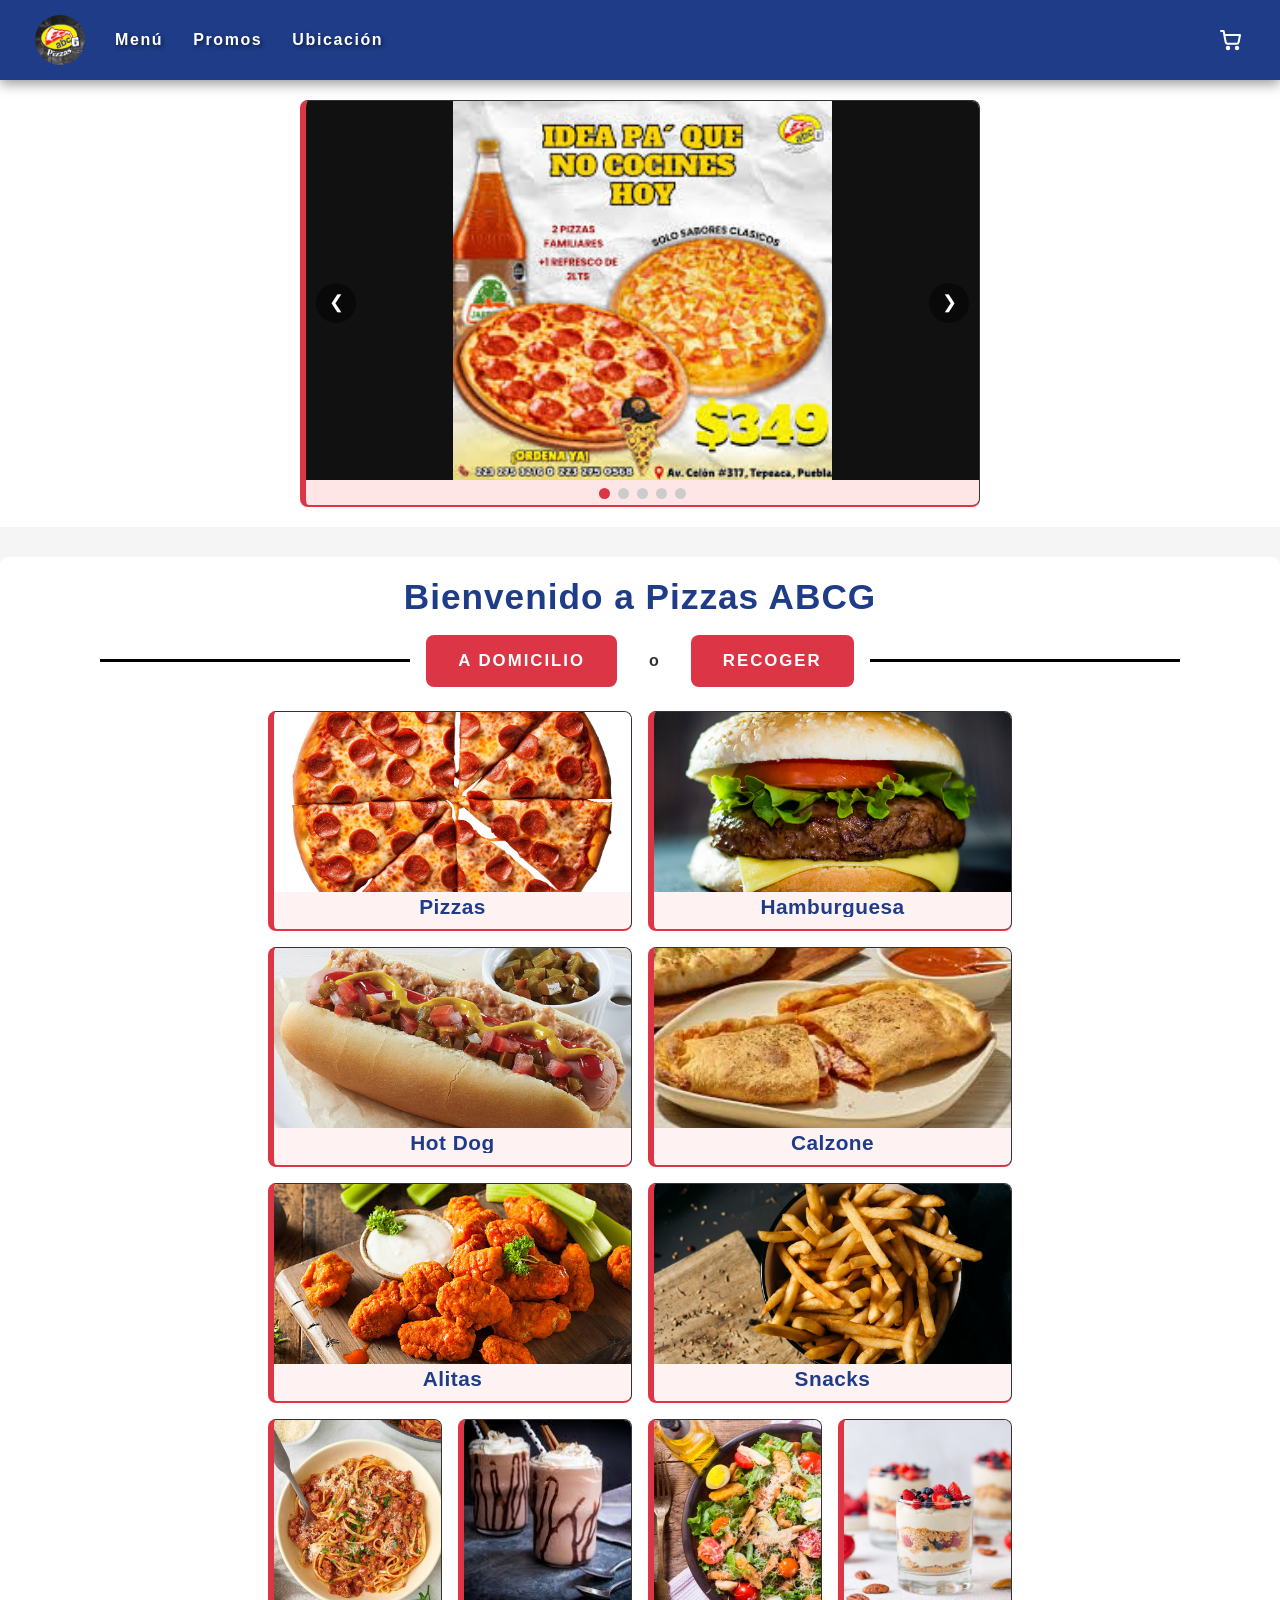
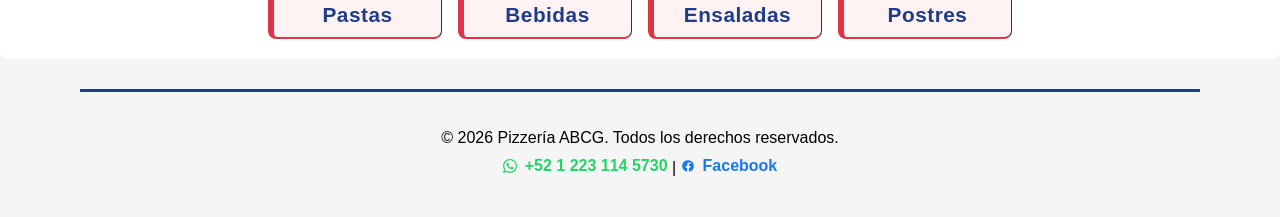
<file: index.html>
<!DOCTYPE html>
<html lang="en">
<head>
    <meta charset="UTF-8">
    <meta name="viewport" content="width=device-width, initial-scale=1.0">
    <title>Pizzería ABCG</title>
    <link rel="stylesheet" href="css/styles.css">
    <link rel="stylesheet" href="css/main.css">

    <script src="js/mobile-menu.js" defer></script>
    <script src="js/promo-slider.js" defer></script>
    <script src="js/cart.js" defer></script>
</head>
<body>
    <header>
        <nav>
            <ul>                <li class="mobile-toggle">
                    <button class="hamburger-btn" id="hamburger-btn" aria-label="Abrir menu" aria-expanded="false" aria-controls="mobile-dropdown-menu">
                        <span class="hamburger-icon"></span>
                    </button>
                </li>
                <li><a href="#inicio" class="nav-logo"><img src="images.jpg" alt="Logo de Pizzería ABCG" class="logo"></a></li>
                <li><a href="#menu" class="nav-menu">Menú</a></li>
                <li><a href="promos.html" class="nav-menu">Promos</a></li>
                <li><a href="ubicacion.html" class="nav-menu">Ubicación</a></li>
                <div class="nav-right">
                    <a href="#carrito" class="nav-carrito">C </a>
                </div>
            </ul>
            <div class="mobile-dropdown hidden" id="mobile-dropdown-menu">
                <a href="index.html#menu" class="mobile-dropdown-link">Menu</a>
                <a href="promos.html" class="mobile-dropdown-link">Promos</a>
                <a href="ubicacion.html" class="mobile-dropdown-link">Ubicacion</a>
            </div>
        </nav>
    </header>

    <!-- Slider de Promociones -->
    <section id="promos" class="promo-slider-section">
        <div class="promo-slider">
            <button class="slider-btn slider-prev" aria-label="Anterior">&#10094;</button>

            <div class="slider-track">
                <div class="promo-slide active" data-promo-target="promo-2fam">
                    <img src="imagenes_menu/promos/2fam.jpg" alt="Promo 2 Pizzas Familiares">
                </div>
                <div class="promo-slide" data-promo-target="promo-2med">
                    <img src="imagenes_menu/promos/2med.jpg" alt="Promo 2 Pizzas Medianas">
                </div>
                <div class="promo-slide" data-promo-target="promo-comboham">
                    <img src="imagenes_menu/promos/comboham.jpg" alt="Combo Hamburguesa">
                </div>
                <div class="promo-slide" data-promo-target="promo-fam-pep">
                    <img src="imagenes_menu/promos/fam-pep.jpg" alt="Pizza Familiar Pepperoni">
                </div>
                <div class="promo-slide" data-promo-target="promo-fam-queso">
                    <img src="imagenes_menu/promos/fam-queso.jpg" alt="Pizza Familiar Queso">
                </div>
            </div>

            <button class="slider-btn slider-next" aria-label="Siguiente">&#10095;</button>

            <div class="slider-dots">
                <span class="promo-dot active"></span>
                <span class="promo-dot"></span>
                <span class="promo-dot"></span>
                <span class="promo-dot"></span>
                <span class="promo-dot"></span>
            </div>
        </div>
    </section>

    <main>
        <h1>Bienvenido a Pizzas ABCG</h1>

        <div class="hero-center">
            <div class="line left"></div>
            <div class="cta">
                <button class="btn btn-left">A domicilio</button>
                <span class="or">o</span>
                <button class="btn btn-right">Recoger</button>
            </div>
            <div class="line right"></div>
        </div>

        <div class="menu-section-container">
            <section class="menu-section-grid menu-desktop">
                <div class="menu-section-card wide">
                    <a href="pizzas.html" class="menu-section-link"><img src="sec-menu/pizzas.jpg" alt="Pizzas"></a>
                    <h2 class="menu-section-caption">Pizzas</h2>
                </div>
                <div class="menu-section-card wide">
                    <a href="hamburguesas.html" class="menu-section-link"><img src="sec-menu/hamburguesa.jpg" alt="Hamburguesa"></a>
                    <h2 class="menu-section-caption">Hamburguesa</h2>
                </div>

                <div class="menu-section-card wide">
                    <a href="hotdog.html" class="menu-section-link"><img src="sec-menu/hot-dog-aderezo-tocino.png" alt="Hot Dog"></a>
                    <h2 class="menu-section-caption">Hot Dog</h2>
                </div>
                <div class="menu-section-card wide">
                    <a href="calzones.html" class="menu-section-link"><img src="sec-menu/calzone.jpg" alt="Calzone"></a>
                    <h2 class="menu-section-caption">Calzone</h2>
                </div>

                <div class="menu-section-card wide">
                    <a href="alitas_y_cryspy.html" class="menu-section-link"><img src="sec-menu/alitas.jpg" alt="Alitas"></a>
                    <h2 class="menu-section-caption">Alitas</h2>
                </div>
                <div class="menu-section-card wide">
                    <a href="snacks.html" class="menu-section-link"><img src="sec-menu/snacks.jpg" alt="Snacks"></a>
                    <h2 class="menu-section-caption">Snacks</h2>
                </div>

                <div class="menu-section-card">
                    <a href="pastas.html" class="menu-section-link"><img src="sec-menu/pastas.jpeg" alt="Pastas"></a>
                    <h2 class="menu-section-caption">Pastas</h2>
                </div>
                <div class="menu-section-card">
                    <a href="bebidas.html" class="menu-section-link"><img src="sec-menu/bebidas.jpg" alt="Bebidas"></a>
                    <h2 class="menu-section-caption">Bebidas</h2>
                </div>
                <div class="menu-section-card">
                    <a href="ensaladas.html" class="menu-section-link"><img src="sec-menu/ensaladas.jpg" alt="Ensaladas"></a>
                    <h2 class="menu-section-caption">Ensaladas</h2>
                </div>
                <div class="menu-section-card">
                    <a href="postres.html" class="menu-section-link"><img src="sec-menu/postres.jpg" alt="Postres"></a>
                    <h2 class="menu-section-caption">Postres</h2>
                </div>
            </section>

            <!-- secciones del menú en formato horizontal tipo lista (solo celular) -->
            <section class="menu-category-list menu-mobile">
                <a href="pizzas.html" class="menu-category-card">
                    <img src="sec-menu/pizzas.jpg" alt="Pizzas" class="menu-category-thumb">
                    <div class="menu-category-content">
                        <h2 class="menu-category-title">Pizzas</h2>
                        <p class="menu-category-description">Pizzas clásicas y especiales, listas para compartir en cualquier ocasión.</p>
                    </div>
                </a>

                <a href="hamburguesas.html" class="menu-category-card">
                    <img src="sec-menu/hamburguesa.jpg" alt="Hamburguesas" class="menu-category-thumb">
                    <div class="menu-category-content">
                        <h2 class="menu-category-title">Hamburguesas</h2>
                        <p class="menu-category-description">Hamburguesas jugosas con ingredientes frescos y combinaciones irresistibles.</p>
                    </div>
                </a>

                <a href="hotdog.html" class="menu-category-card">
                    <img src="sec-menu/hot-dog-aderezo-tocino.png" alt="Hot Dogs" class="menu-category-thumb">
                    <div class="menu-category-content">
                        <h2 class="menu-category-title">Hot Dogs</h2>
                        <p class="menu-category-description">Hot dogs preparados al momento con toppings clásicos y especiales.</p>
                    </div>
                </a>

                <a href="calzones.html" class="menu-category-card">
                    <img src="sec-menu/calzone.jpg" alt="Calzone" class="menu-category-thumb">
                    <div class="menu-category-content">
                        <h2 class="menu-category-title">Calzone</h2>
                        <p class="menu-category-description">Masa horneada rellena con queso y tus ingredientes favoritos.</p>
                    </div>
                </a>

                <a href="alitas_y_cryspy.html" class="menu-category-card">
                    <img src="sec-menu/alitas.jpg" alt="Alitas" class="menu-category-thumb">
                    <div class="menu-category-content">
                        <h2 class="menu-category-title">Alitas</h2>
                        <p class="menu-category-description">Alitas clásicas y crispy con variedad de salsas no picantes y picantes.</p>
                    </div>
                </a>

                <a href="snacks.html" class="menu-category-card">
                    <img src="sec-menu/snacks.jpg" alt="Snacks" class="menu-category-thumb">
                    <div class="menu-category-content">
                        <h2 class="menu-category-title">Snacks</h2>
                        <p class="menu-category-description">Acompañamientos y antojos rápidos para completar tu pedido.</p>
                    </div>
                </a>

                <a href="pastas.html" class="menu-category-card">
                    <img src="sec-menu/pastas.jpeg" alt="Pastas" class="menu-category-thumb">
                    <div class="menu-category-content">
                        <h2 class="menu-category-title">Pastas</h2>
                        <p class="menu-category-description">Pastas cremosas y tradicionales con sabores caseros para todos.</p>
                    </div>
                </a>

                <a href="bebidas.html" class="menu-category-card">
                    <img src="sec-menu/bebidas.jpg" alt="Bebidas" class="menu-category-thumb">
                    <div class="menu-category-content">
                        <h2 class="menu-category-title">Bebidas</h2>
                        <p class="menu-category-description">Refrescos, aguas y bebidas para acompañar cada comida.</p>
                    </div>
                </a>

                <a href="ensaladas.html" class="menu-category-card">
                    <img src="sec-menu/ensaladas.jpg" alt="Ensaladas" class="menu-category-thumb">
                    <div class="menu-category-content">
                        <h2 class="menu-category-title">Ensaladas</h2>
                        <p class="menu-category-description">Opciones frescas y ligeras con ingredientes balanceados.</p>
                    </div>
                </a>

                <a href="postres.html" class="menu-category-card">
                    <img src="sec-menu/postres.jpg" alt="Postres" class="menu-category-thumb">
                    <div class="menu-category-content">
                        <h2 class="menu-category-title">Postres</h2>
                        <p class="menu-category-description">Dulces opciones para cerrar tu comida con un gran sabor.</p>
                    </div>
                </a>
            </section>
        </div>
    </main>

    <footer>
        <p>&copy; 2026 Pizzería ABCG. Todos los derechos reservados.</p>
        <p><a href="https://wa.me/5212231145730" target="_blank" rel="noopener noreferrer" aria-label="WhatsApp Pizzeria ABCG"><svg xmlns="http://www.w3.org/2000/svg" width="14" height="14" viewBox="0 0 24 24" fill="currentColor" style="vertical-align:-2px; margin-right:4px;"><path d="M20.52 3.48A11.86 11.86 0 0 0 12.07 0C5.5 0 .16 5.34.16 11.9c0 2.1.55 4.16 1.6 5.98L0 24l6.3-1.65a11.86 11.86 0 0 0 5.77 1.47h.01c6.56 0 11.9-5.34 11.9-11.9 0-3.18-1.24-6.17-3.46-8.4Zm-8.45 18.3h-.01a9.9 9.9 0 0 1-5.04-1.38l-.36-.22-3.74.98 1-3.65-.24-.37a9.9 9.9 0 0 1-1.52-5.24C2.16 6.43 6.6 2 12.07 2c2.64 0 5.13 1.03 7 2.9a9.82 9.82 0 0 1 2.9 7c0 5.47-4.44 9.9-9.9 9.9Zm5.43-7.43c-.3-.15-1.77-.87-2.05-.97-.28-.1-.48-.15-.68.15-.2.3-.78.97-.95 1.17-.18.2-.35.22-.65.07-.3-.15-1.25-.46-2.38-1.48a8.9 8.9 0 0 1-1.65-2.05c-.17-.3-.02-.46.13-.6.13-.13.3-.35.45-.53.15-.18.2-.3.3-.5.1-.2.05-.37-.03-.52-.08-.15-.68-1.63-.93-2.24-.24-.58-.49-.5-.68-.5h-.58c-.2 0-.52.07-.8.37-.28.3-1.05 1.03-1.05 2.5 0 1.47 1.08 2.9 1.23 3.1.15.2 2.12 3.25 5.13 4.55.72.31 1.29.5 1.73.64.73.23 1.39.2 1.92.12.59-.09 1.77-.72 2.02-1.42.25-.7.25-1.3.18-1.42-.08-.12-.28-.2-.58-.35Z"></path></svg> +52 1 223 114 5730</a> | <a href="https://www.facebook.com/PizzeriaAbcg/?locale=es_LA" target="_blank" rel="noopener noreferrer" aria-label="Facebook Pizzeria ABCG"><svg xmlns="http://www.w3.org/2000/svg" width="14" height="14" viewBox="0 0 24 24" fill="currentColor" style="vertical-align:-2px; margin-right:4px;"><path d="M22 12a10 10 0 1 0-11.56 9.88v-6.99H7.9V12h2.54V9.8c0-2.5 1.49-3.89 3.77-3.89 1.09 0 2.23.2 2.23.2v2.46h-1.26c-1.24 0-1.62.77-1.62 1.56V12h2.77l-.44 2.89h-2.33v6.99A10 10 0 0 0 22 12"></path></svg>Facebook</a></p>
    </footer>
</body>
</html>
</file>
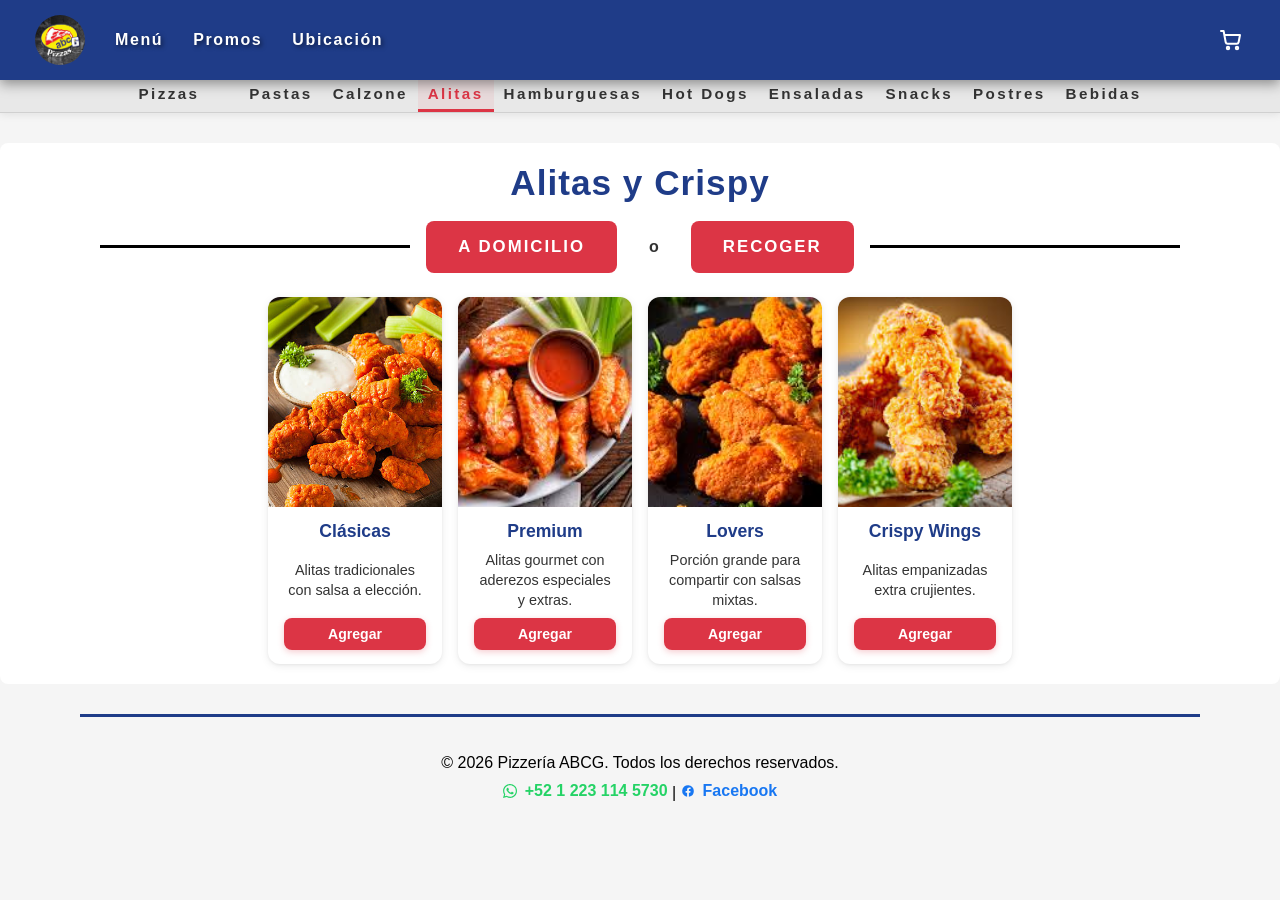
<file: alitas_y_cryspy.html>
<!DOCTYPE html>
<html lang="en">
<head>
    <meta charset="UTF-8">
    <meta name="viewport" content="width=device-width, initial-scale=1.0">
    <title>Pizzas - Pizzería ABCG</title>
    <link rel="stylesheet" href="css/styles.css">
    <link rel="stylesheet" href="css/main.css">
    <script src="js/menu-tabs.js" defer></script>
    <script src="js/cart.js" defer></script>

</head>
<body>
    <header>
        <nav>
            <ul>
                <li class="mobile-toggle">
                    <button class="hamburger-btn" id="hamburger-btn" aria-label="Abrir menú" aria-expanded="false" aria-controls="mobile-dropdown-menu">
                        <span class="hamburger-icon"></span>
                    </button>
                </li>
                <li><a href="index.html" class="nav-logo"><img src="images.jpg" alt="Logo de Pizzería ABCG" class="logo"></a></li>
                <li><a href="index.html#menu" class="nav-menu">Menú</a></li>
                <li><a href="promos.html" class="nav-menu">Promos</a></li>
                <li><a href="ubicacion.html" class="nav-menu">Ubicación</a></li>
                <li class="nav-right">
                    <a href="#carrito" class="nav-carrito">C </a>
                </li>
            </ul>

            <div class="mobile-dropdown hidden" id="mobile-dropdown-menu">
                <a href="index.html#menu" class="mobile-dropdown-link">Menú</a>
                <a href="promos.html" class="mobile-dropdown-link">Promos</a>
                <a href="ubicacion.html" class="mobile-dropdown-link">Ubicación</a>
            </div>
        </nav>
    </header>

    <!-- Barra de navegación secundaria para secciones -->
    <nav class="submenu-nav">
        <ul class="submenu-container">
            <li><a href="pizzas.html" class="submenu-link">Pizzas</a></li>
            <li><a href="pastas.html" class="submenu-link">Pastas</a></li>
            <li><a href="calzones.html" class="submenu-link">Calzone</a></li>
            <li><a href="alitas_y_cryspy.html" class="submenu-link active">Alitas</a></li>
            <li><a href="hamburguesas.html" class="submenu-link">Hamburguesas</a></li>
            <li><a href="hotdog.html" class="submenu-link">Hot Dogs</a></li>
            <li><a href="ensaladas.html" class="submenu-link">Ensaladas</a></li>
            <li><a href="snacks.html" class="submenu-link">Snacks</a></li>
            <li><a href="postres.html" class="submenu-link">Postres</a></li>
            <li><a href="bebidas.html" class="submenu-link">Bebidas</a></li>
        </ul>
    </nav>

    <main>
        <h1>Alitas y Crispy</h1>

        <div class="hero-center">
            <div class="line left"></div>
            <div class="cta">
                <button class="btn btn-left">A domicilio</button>
                <span class="or">o</span>
                <button class="btn btn-right">Recoger</button>
            </div>
            <div class="line right"></div>
        </div>

        <!-- Contenido de alitas y crispy -->
        <div class="menu-section-container">
            <section class="menu-section-grid">

                <!-- Clásicas -->
                <div class="menu-item">
                    <div class="item-image">
                        <img src="sec-menu/alitas.jpg" alt="Alitas Clásicas">
                    </div>
                    <div class="item-info">
                        <h3>Clásicas</h3>
                        <p class="item-description">Alitas tradicionales con salsa a elección.</p>
                        <button class="btn-add" data-item-id="clasicas">Agregar</button>
                    </div>
                </div>

                <!-- Premium -->
                <div class="menu-item">
                    <div class="item-image">
                        <img src="imagenes_menu\alitas\alitas_premium.jpg" alt="Alitas Premium">
                    </div>
                    <div class="item-info">
                        <h3>Premium</h3>
                        <p class="item-description">Alitas gourmet con aderezos especiales y extras.</p>
                        <button class="btn-add" data-item-id="premium">Agregar</button>
                    </div>
                </div>

                <!-- Lovers -->
                <div class="menu-item">
                    <div class="item-image">
                        <img src="imagenes_menu\alitas\alitas_lovers.jpg" alt="Alitas Lovers">
                    </div>
                    <div class="item-info">
                        <h3>Lovers</h3>
                        <p class="item-description">Porción grande para compartir con salsas mixtas.</p>
                        <button class="btn-add" data-item-id="lovers">Agregar</button>
                    </div>
                </div>

                <!-- Crispy Wings -->
                <div class="menu-item">
                    <div class="item-image">
                        <img src="imagenes_menu\alitas/alitas_crispy.jpg" alt="Crispy Wings">
                    </div>
                    <div class="item-info">
                        <h3>Crispy Wings</h3>
                        <p class="item-description">Alitas empanizadas extra crujientes.</p>
                        <button class="btn-add" data-item-id="crispy-wings">Agregar</button>
                    </div>
                </div>

            </section>
        </div>

        <div class="modal-overlay hidden" id="wings-modal-overlay">
            <div class="wings-modal" role="dialog" aria-modal="true" aria-labelledby="wings-modal-title">
                <button class="modal-close" id="wings-modal-close" aria-label="Cerrar ventana">&times;</button>
                <div class="modal-header">
                    <p class="modal-tag">Personaliza tu pedido</p>
                    <h2 id="wings-modal-title">Alitas</h2>
                    <p class="modal-description" id="wings-modal-description"></p>
                </div>

                <form id="wings-order-form" class="modal-form">
                    <section class="modal-block">
                        <div class="modal-block-header">
                            <h3>Selecciona la cantidad</h3>
                            <p>Elige una presentación disponible para esta tarjeta.</p>
                        </div>
                        <div class="quantity-options" id="quantity-options"></div>
                    </section>

                    <section class="modal-block salsa-block">
                        <div class="modal-block-header">
                            <h3>Selecciona tus salsas</h3>
                            <p>Puedes marcar hasta 2 opciones.</p>
                        </div>
                        <div class="salsa-groups" id="salsa-groups"></div>
                    </section>

                    <p class="modal-notice" id="salsa-limit-notice" aria-live="polite"></p>

                    <div class="modal-summary" id="modal-summary"></div>

                    <div class="modal-actions">
                        <button type="button" class="btn-add btn-secondary" id="wings-modal-cancel">Cancelar</button>
                        <button type="submit" class="btn-add">Agregar</button>
                    </div>
                </form>
            </div>
        </div>
    </main>

    <footer>
        <p>&copy; 2026 Pizzería ABCG. Todos los derechos reservados.</p>
        <p><a href="https://wa.me/5212231145730" target="_blank" rel="noopener noreferrer" aria-label="WhatsApp Pizzeria ABCG"><svg xmlns="http://www.w3.org/2000/svg" width="14" height="14" viewBox="0 0 24 24" fill="currentColor" style="vertical-align:-2px; margin-right:4px;"><path d="M20.52 3.48A11.86 11.86 0 0 0 12.07 0C5.5 0 .16 5.34.16 11.9c0 2.1.55 4.16 1.6 5.98L0 24l6.3-1.65a11.86 11.86 0 0 0 5.77 1.47h.01c6.56 0 11.9-5.34 11.9-11.9 0-3.18-1.24-6.17-3.46-8.4Zm-8.45 18.3h-.01a9.9 9.9 0 0 1-5.04-1.38l-.36-.22-3.74.98 1-3.65-.24-.37a9.9 9.9 0 0 1-1.52-5.24C2.16 6.43 6.6 2 12.07 2c2.64 0 5.13 1.03 7 2.9a9.82 9.82 0 0 1 2.9 7c0 5.47-4.44 9.9-9.9 9.9Zm5.43-7.43c-.3-.15-1.77-.87-2.05-.97-.28-.1-.48-.15-.68.15-.2.3-.78.97-.95 1.17-.18.2-.35.22-.65.07-.3-.15-1.25-.46-2.38-1.48a8.9 8.9 0 0 1-1.65-2.05c-.17-.3-.02-.46.13-.6.13-.13.3-.35.45-.53.15-.18.2-.3.3-.5.1-.2.05-.37-.03-.52-.08-.15-.68-1.63-.93-2.24-.24-.58-.49-.5-.68-.5h-.58c-.2 0-.52.07-.8.37-.28.3-1.05 1.03-1.05 2.5 0 1.47 1.08 2.9 1.23 3.1.15.2 2.12 3.25 5.13 4.55.72.31 1.29.5 1.73.64.73.23 1.39.2 1.92.12.59-.09 1.77-.72 2.02-1.42.25-.7.25-1.3.18-1.42-.08-.12-.28-.2-.58-.35Z"></path></svg> +52 1 223 114 5730</a> | <a href="https://www.facebook.com/PizzeriaAbcg/?locale=es_LA" target="_blank" rel="noopener noreferrer" aria-label="Facebook Pizzeria ABCG"><svg xmlns="http://www.w3.org/2000/svg" width="14" height="14" viewBox="0 0 24 24" fill="currentColor" style="vertical-align:-2px; margin-right:4px;"><path d="M22 12a10 10 0 1 0-11.56 9.88v-6.99H7.9V12h2.54V9.8c0-2.5 1.49-3.89 3.77-3.89 1.09 0 2.23.2 2.23.2v2.46h-1.26c-1.24 0-1.62.77-1.62 1.56V12h2.77l-.44 2.89h-2.33v6.99A10 10 0 0 0 22 12"></path></svg>Facebook</a></p>
    </footer>

    <script src="js/alitas_y_cryspy.js"></script>
</body>
</html>
</file>
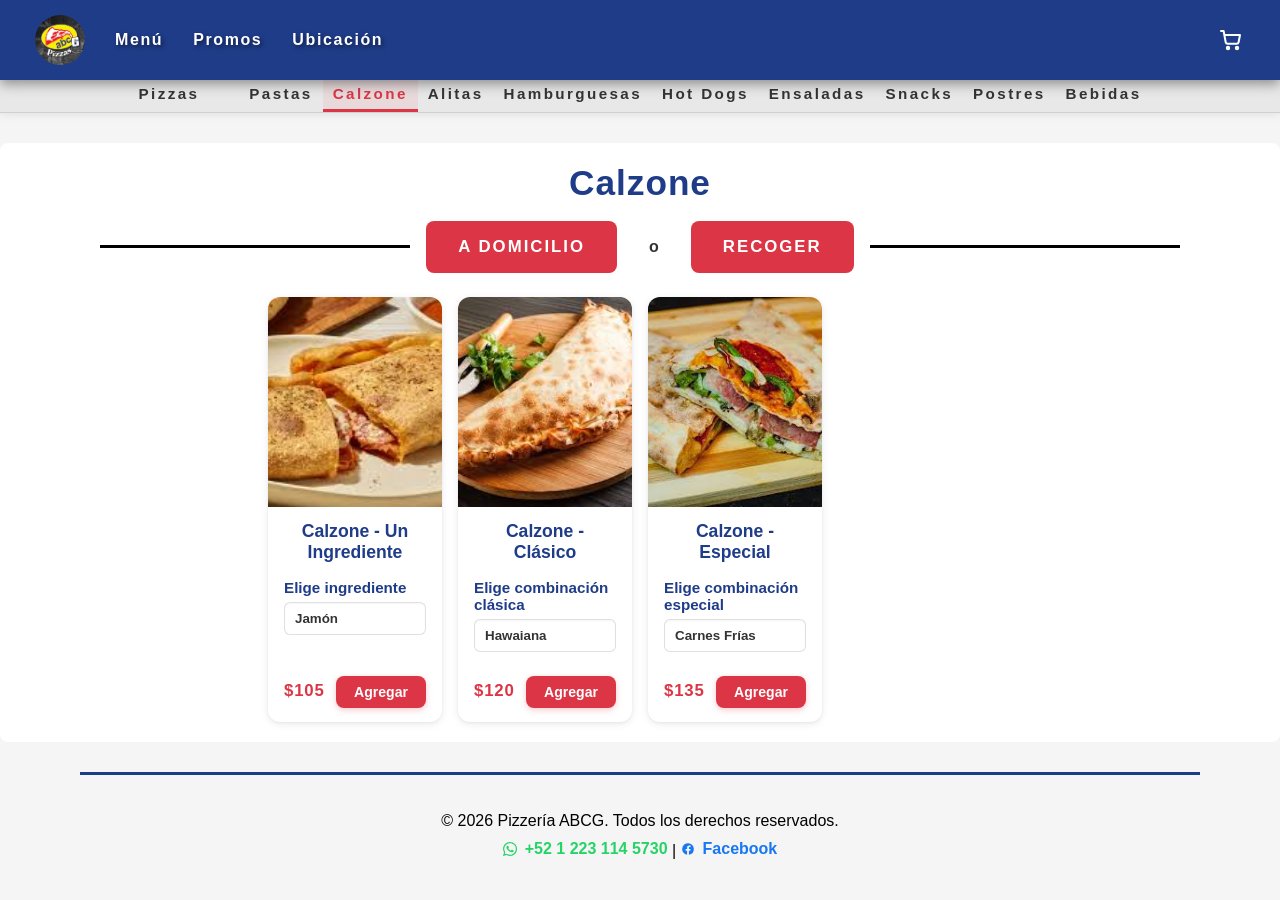
<file: calzones.html>
<!DOCTYPE html>
<html lang="en">
<head>
    <meta charset="UTF-8">
    <meta name="viewport" content="width=device-width, initial-scale=1.0">
    <title>Pizzas - Pizzería ABCG</title>
    <link rel="stylesheet" href="css/styles.css">
    <link rel="stylesheet" href="css/main.css">
    <script src="js/mobile-menu.js" defer></script>
    <script src="js/menu-tabs.js" defer></script>

    <script src="js/cart.js" defer></script>
</head>
<body>
    <header>
        <nav>
            <ul>
                <li class="mobile-toggle">
                    <button class="hamburger-btn" id="hamburger-btn" aria-label="Abrir menú" aria-expanded="false" aria-controls="mobile-dropdown-menu">
                        <span class="hamburger-icon"></span>
                    </button>
                </li>
                <li><a href="index.html" class="nav-logo"><img src="images.jpg" alt="Logo de Pizzería ABCG" class="logo"></a></li>
                <li><a href="index.html#menu" class="nav-menu">Menú</a></li>
                <li><a href="promos.html" class="nav-menu">Promos</a></li>
                <li><a href="ubicacion.html" class="nav-menu">Ubicación</a></li>
                <div class="nav-right">
                    <a href="#carrito" class="nav-carrito">C </a>
                </div>
            </ul>

            <div class="mobile-dropdown hidden" id="mobile-dropdown-menu">
                <a href="index.html#menu" class="mobile-dropdown-link">Menú</a>
                <a href="promos.html" class="mobile-dropdown-link">Promos</a>
                <a href="ubicacion.html" class="mobile-dropdown-link">Ubicación</a>
            </div>
        </nav>
    </header>

    <!-- Barra de navegación secundaria para secciones -->
    <nav class="submenu-nav">
        <ul class="submenu-container">
            <li><a href="pizzas.html" class="submenu-link">Pizzas</a></li>
            <li><a href="pastas.html" class="submenu-link">Pastas</a></li>
            <li><a href="calzones.html" class="submenu-link active">Calzone</a></li>
            <li><a href="alitas_y_cryspy.html" class="submenu-link">Alitas</a></li>
            <li><a href="hamburguesas.html" class="submenu-link">Hamburguesas</a></li>
            <li><a href="hotdog.html" class="submenu-link">Hot Dogs</a></li>
            <li><a href="ensaladas.html" class="submenu-link">Ensaladas</a></li>
            <li><a href="snacks.html" class="submenu-link">Snacks</a></li>
            <li><a href="postres.html" class="submenu-link">Postres</a></li>
            <li><a href="bebidas.html" class="submenu-link">Bebidas</a></li>
        </ul>
    </nav>

    <main>
        <h1>Calzone</h1>

        <div class="hero-center">
            <div class="line left"></div>
            <div class="cta">
                <button class="btn btn-left">A domicilio</button>
                <span class="or">o</span>
                <button class="btn btn-right">Recoger</button>
            </div>
            <div class="line right"></div>
        </div>

        <!-- Contenido de calzones -->
        <div class="menu-section-container">
            <section class="menu-section-grid">

                <!-- Calzone: Un ingrediente -->
                <div class="menu-item">
                    <div class="item-image">
                        <img src="sec-menu/calzone.jpg" alt="Calzone Un Ingrediente">
                    </div>
                    <div class="item-info">
                        <h3>Calzone - Un Ingrediente</h3>
                     
                        <div class="item-options">
                            <label for="calzone-uno-ingrediente">Elige ingrediente</label>
                            <select id="calzone-uno-ingrediente" class="item-select">
                                <option value="jamon">Jamón</option>
                                <option value="queso">Queso</option>
                                <option value="tocino">Tocino</option>
                                <option value="pollo">Pollo</option>
                                <option value="champiñon">Champiñón</option>
                                <option value="piña">Piña</option>
                                <option value="pepperoni">Pepperoni</option>
                                <option value="chorizo">Chorizo</option>
                            </select>
                        </div>
                        <p class="item-price">$105</p>
                        <button class="btn-add">Agregar</button>
                    </div>
                </div>

                <!-- Calzone: Clásico -->
                <div class="menu-item">
                    <div class="item-image">
                        <img src="imagenes_menu/calzone/calzone_clasico.jpg" alt="Calzone Clásico">
                    </div>
                    <div class="item-info">
                        <h3>Calzone - Clásico</h3>
                      
                        <div class="item-options">
                            <label for="calzone-clasico-select">Elige combinación clásica</label>
                            <select id="calzone-clasico-select" class="item-select">
                                <option value="hawaiana">Hawaiana</option>
                                <option value="mexicana">Mexicana</option>
                                <option value="vegetariana">Vegetariana</option>
                                <option value="poblana">Poblana</option>
                                <option value="maestra">Maestra</option>
                                <option value="campirana">Campirana</option>
                                <option value="campesina">Campesina</option>
                                <option value="roast-beef">Roast Beef</option>
                                <option value="contry">Contry</option>
                                <option value="alemana">Alemana</option>
                                <option value="americana">Americana</option>
                                <option value="costena">Costeña</option>
                                <option value="gabacha">Gabacha</option>
                                <option value="europea">Europea</option>
                                <option value="vaquera">Vaquera</option>
                                <option value="italiana">Italiana</option>
                                <option value="campestre">Campestre</option>
                                <option value="american-hot">American Hot</option>
                            </select>
                        </div>
                        <p class="item-price">$120</p>
                        <button class="btn-add">Agregar</button>
                    </div>
                </div>

                <!-- Calzone: Especial -->
                <div class="menu-item">
                    <div class="item-image">
                        <img src="imagenes_menu/calzone/calzone_especial.jpg" alt="Calzone Especial">
                    </div>
                    <div class="item-info">
                        <h3>Calzone - Especial</h3>
                       
                        <div class="item-options">
                            <label for="calzone-especial-select">Elige combinación especial</label>
                            <select id="calzone-especial-select" class="item-select">
                                <option value="carnes-frias">Carnes Frías</option>
                                <option value="loca">Loca</option>
                                <option value="frutal">Frutal</option>
                                <option value="campestre">Campestre</option>
                                <option value="capricho">Capricho</option>
                                <option value="ranchera">Ranchera</option>
                                <option value="extravagante">Extravagante</option>
                                <option value="arabe">Árabe</option>
                                <option value="delfin-dorado">Delfín Dorado</option>
                                <option value="abc">Abc</option>
                                <option value="steak-pizza">Steak Pizza</option>
                                <option value="suprema">Suprema</option>
                                <option value="napolitana">Napolitana</option>
                                <option value="marinera">Marinera</option>
                                <option value="martin-pizza">Martín Pizza</option>
                                <option value="delux">Delux</option>
                                <option value="vegetariana">Vegetariana</option>
                            </select>
                        </div>
                        <p class="item-price">$135</p>
                        <button class="btn-add">Agregar</button>
                    </div>
                </div>

            </section>
        </div>
    </main>

    <footer>
        <p>&copy; 2026 Pizzería ABCG. Todos los derechos reservados.</p>
        <p><a href="https://wa.me/5212231145730" target="_blank" rel="noopener noreferrer" aria-label="WhatsApp Pizzeria ABCG"><svg xmlns="http://www.w3.org/2000/svg" width="14" height="14" viewBox="0 0 24 24" fill="currentColor" style="vertical-align:-2px; margin-right:4px;"><path d="M20.52 3.48A11.86 11.86 0 0 0 12.07 0C5.5 0 .16 5.34.16 11.9c0 2.1.55 4.16 1.6 5.98L0 24l6.3-1.65a11.86 11.86 0 0 0 5.77 1.47h.01c6.56 0 11.9-5.34 11.9-11.9 0-3.18-1.24-6.17-3.46-8.4Zm-8.45 18.3h-.01a9.9 9.9 0 0 1-5.04-1.38l-.36-.22-3.74.98 1-3.65-.24-.37a9.9 9.9 0 0 1-1.52-5.24C2.16 6.43 6.6 2 12.07 2c2.64 0 5.13 1.03 7 2.9a9.82 9.82 0 0 1 2.9 7c0 5.47-4.44 9.9-9.9 9.9Zm5.43-7.43c-.3-.15-1.77-.87-2.05-.97-.28-.1-.48-.15-.68.15-.2.3-.78.97-.95 1.17-.18.2-.35.22-.65.07-.3-.15-1.25-.46-2.38-1.48a8.9 8.9 0 0 1-1.65-2.05c-.17-.3-.02-.46.13-.6.13-.13.3-.35.45-.53.15-.18.2-.3.3-.5.1-.2.05-.37-.03-.52-.08-.15-.68-1.63-.93-2.24-.24-.58-.49-.5-.68-.5h-.58c-.2 0-.52.07-.8.37-.28.3-1.05 1.03-1.05 2.5 0 1.47 1.08 2.9 1.23 3.1.15.2 2.12 3.25 5.13 4.55.72.31 1.29.5 1.73.64.73.23 1.39.2 1.92.12.59-.09 1.77-.72 2.02-1.42.25-.7.25-1.3.18-1.42-.08-.12-.28-.2-.58-.35Z"></path></svg> +52 1 223 114 5730</a> | <a href="https://www.facebook.com/PizzeriaAbcg/?locale=es_LA" target="_blank" rel="noopener noreferrer" aria-label="Facebook Pizzeria ABCG"><svg xmlns="http://www.w3.org/2000/svg" width="14" height="14" viewBox="0 0 24 24" fill="currentColor" style="vertical-align:-2px; margin-right:4px;"><path d="M22 12a10 10 0 1 0-11.56 9.88v-6.99H7.9V12h2.54V9.8c0-2.5 1.49-3.89 3.77-3.89 1.09 0 2.23.2 2.23.2v2.46h-1.26c-1.24 0-1.62.77-1.62 1.56V12h2.77l-.44 2.89h-2.33v6.99A10 10 0 0 0 22 12"></path></svg>Facebook</a></p>
    </footer>
</body>
</html>
</file>
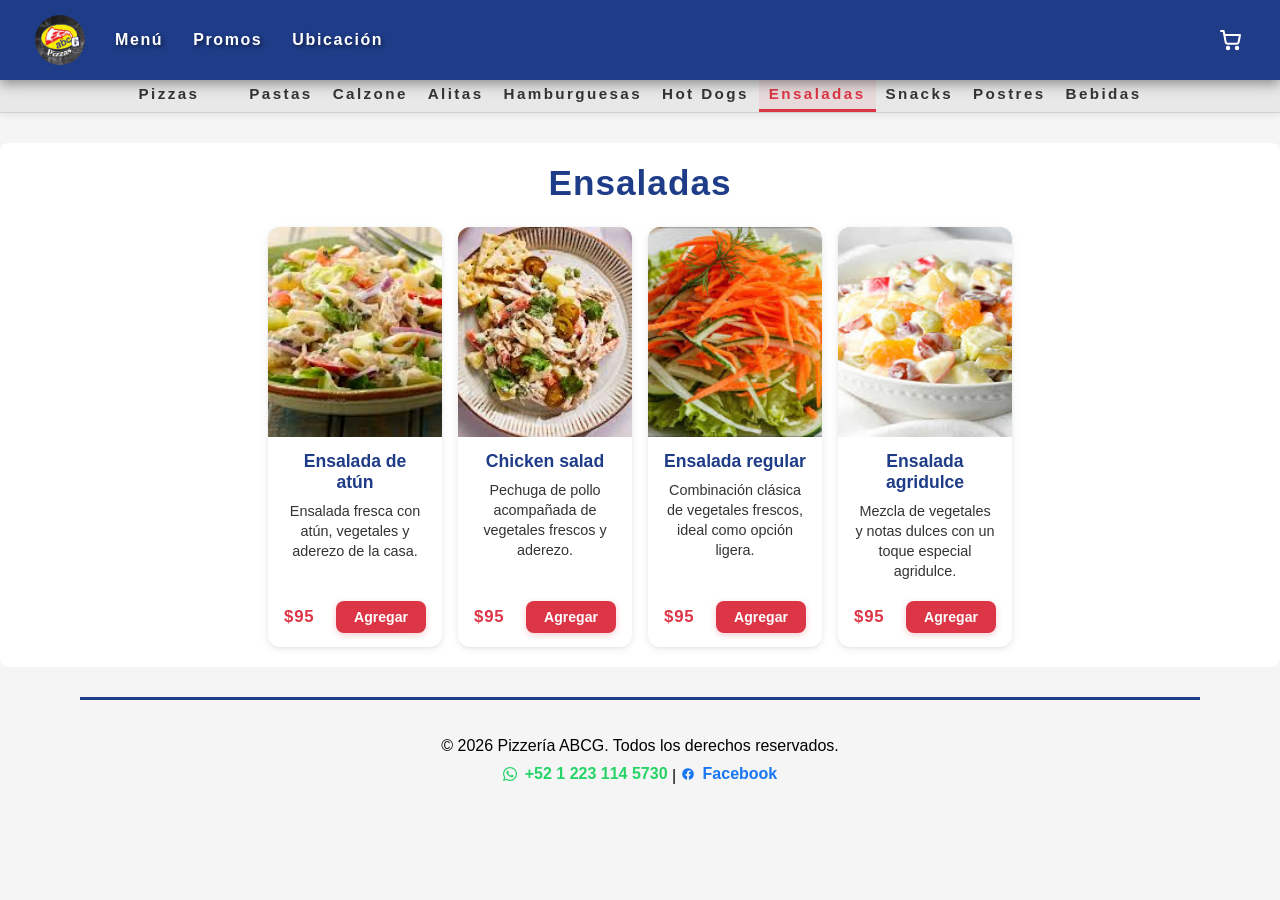
<file: ensaladas.html>
<!DOCTYPE html>
<html lang="en">
<head>
    <meta charset="UTF-8">
    <meta name="viewport" content="width=device-width, initial-scale=1.0">
    <title>Ensaladas - Pizzería ABCG</title>
    <link rel="stylesheet" href="css/styles.css">
    <link rel="stylesheet" href="css/main.css">

    <script src="js/mobile-menu.js" defer></script>
    <script src="js/menu-tabs.js" defer></script>
    <script src="js/cart.js" defer></script>
</head>
<body>
    <header>
        <nav>
            <ul>                <li class="mobile-toggle">
                    <button class="hamburger-btn" id="hamburger-btn" aria-label="Abrir menu" aria-expanded="false" aria-controls="mobile-dropdown-menu">
                        <span class="hamburger-icon"></span>
                    </button>
                </li>
                <li><a href="index.html" class="nav-logo"><img src="images.jpg" alt="Logo de Pizzería ABCG" class="logo"></a></li>
                <li><a href="index.html#menu" class="nav-menu">Menú</a></li>
                <li><a href="promos.html" class="nav-menu">Promos</a></li>
                <li><a href="ubicacion.html" class="nav-menu">Ubicación</a></li>
                <div class="nav-right">
                    <a href="#carrito" class="nav-carrito">C </a>
                </div>
            </ul>
            <div class="mobile-dropdown hidden" id="mobile-dropdown-menu">
                <a href="index.html#menu" class="mobile-dropdown-link">Menu</a>
                <a href="promos.html" class="mobile-dropdown-link">Promos</a>
                <a href="ubicacion.html" class="mobile-dropdown-link">Ubicacion</a>
            </div>
        </nav>
    </header>

    <!-- Barra de navegación secundaria para secciones -->
    <nav class="submenu-nav">
        <ul class="submenu-container">
            <li><a href="pizzas.html" class="submenu-link">Pizzas</a></li>
            <li><a href="pastas.html" class="submenu-link">Pastas</a></li>
            <li><a href="calzones.html" class="submenu-link">Calzone</a></li>
            <li><a href="alitas_y_cryspy.html" class="submenu-link">Alitas</a></li>
            <li><a href="hamburguesas.html" class="submenu-link">Hamburguesas</a></li>
            <li><a href="hotdog.html" class="submenu-link">Hot Dogs</a></li>
            <li><a href="ensaladas.html" class="submenu-link active">Ensaladas</a></li>
            <li><a href="snacks.html" class="submenu-link">Snacks</a></li>
            <li><a href="postres.html" class="submenu-link">Postres</a></li>
            <li><a href="bebidas.html" class="submenu-link">Bebidas</a></li>
        </ul>
    </nav>

    <main class="contenedor">
        <h1>Ensaladas</h1>

        <div class="menu-section-container">
            <section class="menu-section-grid">

                <div class="menu-item">
                    <div class="item-image">
                        <img src="imagenes_menu/ensaladas/ensaladaatun.jpg" alt="Ensalada de atún">
                    </div>
                    <div class="item-info">
                        <h3>Ensalada de atún</h3>
                        <p class="item-description">Ensalada fresca con atún, vegetales y aderezo de la casa.</p>
                        <p class="item-price">$95</p>
                        <button class="btn-add">Agregar</button>
                    </div>
                </div>

                <div class="menu-item">
                    <div class="item-image">
                        <img src="imagenes_menu/ensaladas/chickensalad.jpg" alt="Chicken salad">
                    </div>
                    <div class="item-info">
                        <h3>Chicken salad</h3>
                        <p class="item-description">Pechuga de pollo acompañada de vegetales frescos y aderezo.</p>
                        <p class="item-price">$95</p>
                        <button class="btn-add">Agregar</button>
                    </div>
                </div>

                <div class="menu-item">
                    <div class="item-image">
                        <img src="imagenes_menu/ensaladas/regular.jpg" alt="Ensalada regular">
                    </div>
                    <div class="item-info">
                        <h3>Ensalada regular</h3>
                        <p class="item-description">Combinación clásica de vegetales frescos, ideal como opción ligera.</p>
                        <p class="item-price">$95</p>
                        <button class="btn-add">Agregar</button>
                    </div>
                </div>

                <div class="menu-item">
                    <div class="item-image">
                        <img src="imagenes_menu/ensaladas/agridulce.jpg" alt="Ensalada agridulce">
                    </div>
                    <div class="item-info">
                        <h3>Ensalada agridulce</h3>
                        <p class="item-description">Mezcla de vegetales y notas dulces con un toque especial agridulce.</p>
                        <p class="item-price">$95</p>
                        <button class="btn-add">Agregar</button>
                    </div>
                </div>

            </section>
        </div>
    </main>

    <footer>
        <p>&copy; 2026 Pizzería ABCG. Todos los derechos reservados.</p>
        <p><a href="https://wa.me/5212231145730" target="_blank" rel="noopener noreferrer" aria-label="WhatsApp Pizzeria ABCG"><svg xmlns="http://www.w3.org/2000/svg" width="14" height="14" viewBox="0 0 24 24" fill="currentColor" style="vertical-align:-2px; margin-right:4px;"><path d="M20.52 3.48A11.86 11.86 0 0 0 12.07 0C5.5 0 .16 5.34.16 11.9c0 2.1.55 4.16 1.6 5.98L0 24l6.3-1.65a11.86 11.86 0 0 0 5.77 1.47h.01c6.56 0 11.9-5.34 11.9-11.9 0-3.18-1.24-6.17-3.46-8.4Zm-8.45 18.3h-.01a9.9 9.9 0 0 1-5.04-1.38l-.36-.22-3.74.98 1-3.65-.24-.37a9.9 9.9 0 0 1-1.52-5.24C2.16 6.43 6.6 2 12.07 2c2.64 0 5.13 1.03 7 2.9a9.82 9.82 0 0 1 2.9 7c0 5.47-4.44 9.9-9.9 9.9Zm5.43-7.43c-.3-.15-1.77-.87-2.05-.97-.28-.1-.48-.15-.68.15-.2.3-.78.97-.95 1.17-.18.2-.35.22-.65.07-.3-.15-1.25-.46-2.38-1.48a8.9 8.9 0 0 1-1.65-2.05c-.17-.3-.02-.46.13-.6.13-.13.3-.35.45-.53.15-.18.2-.3.3-.5.1-.2.05-.37-.03-.52-.08-.15-.68-1.63-.93-2.24-.24-.58-.49-.5-.68-.5h-.58c-.2 0-.52.07-.8.37-.28.3-1.05 1.03-1.05 2.5 0 1.47 1.08 2.9 1.23 3.1.15.2 2.12 3.25 5.13 4.55.72.31 1.29.5 1.73.64.73.23 1.39.2 1.92.12.59-.09 1.77-.72 2.02-1.42.25-.7.25-1.3.18-1.42-.08-.12-.28-.2-.58-.35Z"></path></svg> +52 1 223 114 5730</a> | <a href="https://www.facebook.com/PizzeriaAbcg/?locale=es_LA" target="_blank" rel="noopener noreferrer" aria-label="Facebook Pizzeria ABCG"><svg xmlns="http://www.w3.org/2000/svg" width="14" height="14" viewBox="0 0 24 24" fill="currentColor" style="vertical-align:-2px; margin-right:4px;"><path d="M22 12a10 10 0 1 0-11.56 9.88v-6.99H7.9V12h2.54V9.8c0-2.5 1.49-3.89 3.77-3.89 1.09 0 2.23.2 2.23.2v2.46h-1.26c-1.24 0-1.62.77-1.62 1.56V12h2.77l-.44 2.89h-2.33v6.99A10 10 0 0 0 22 12"></path></svg>Facebook</a></p>
    </footer>
</body>
</html>
</file>
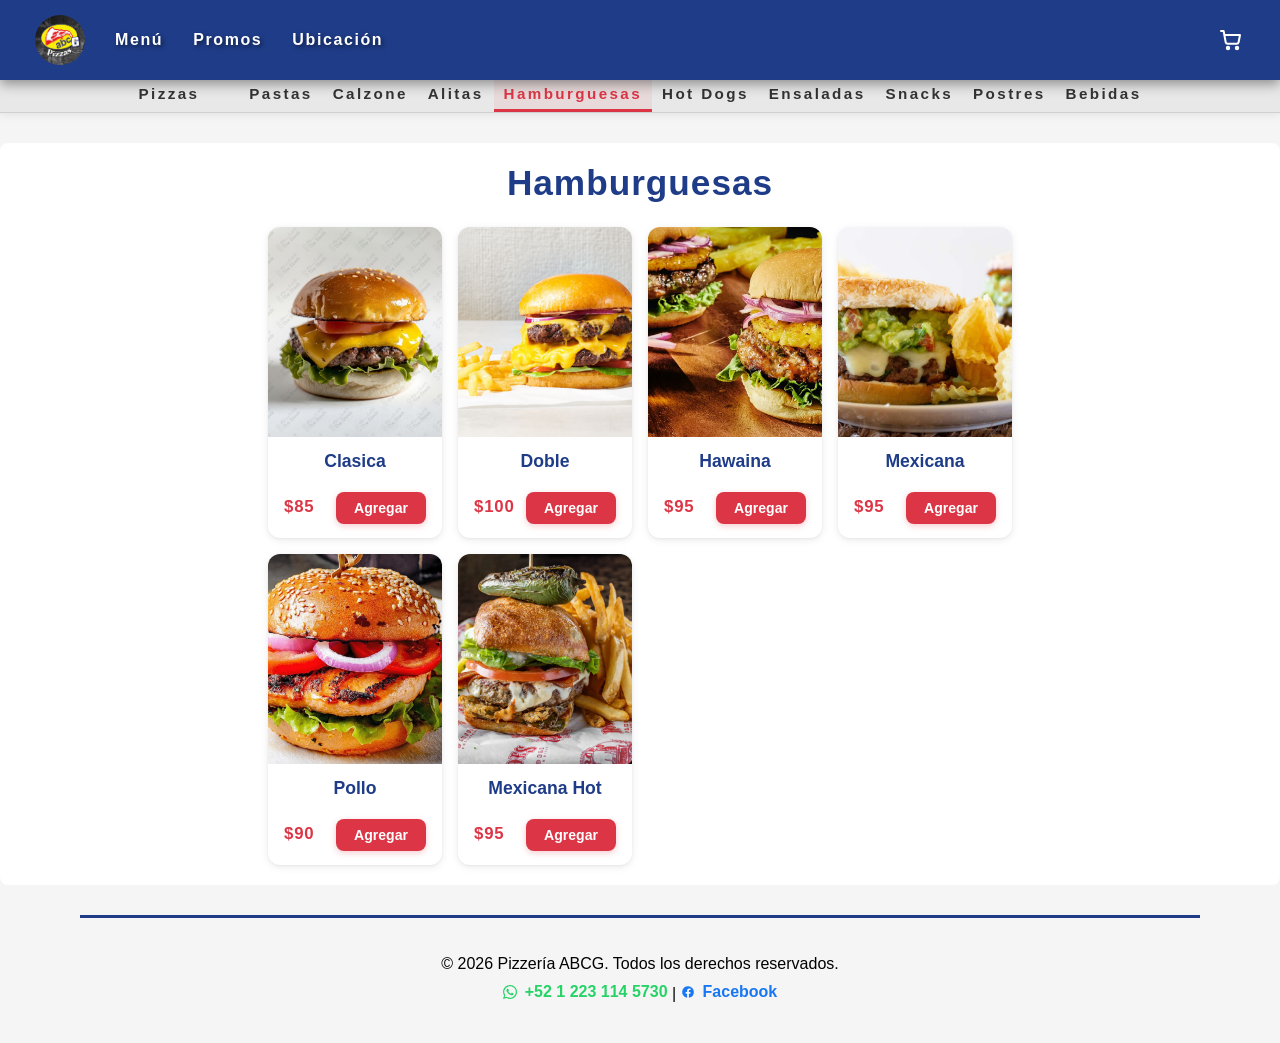
<file: hamburguesas.html>
<!DOCTYPE html>
<html lang="es">
<head>
    <meta charset="UTF-8">
    <meta name="viewport" content="width=device-width, initial-scale=1.0">
    <title>Hamburguesas - Pizzería ABCG</title>
    <link rel="stylesheet" href="css/styles.css">
    <link rel="stylesheet" href="css/main.css">
    <script src="js/mobile-menu.js" defer></script>
    <script src="js/menu-tabs.js" defer></script>
    <script src="js/cart.js" defer></script>
</head>
<body>
    <header>
        <nav>
            <ul>                <li class="mobile-toggle">
                    <button class="hamburger-btn" id="hamburger-btn" aria-label="Abrir menu" aria-expanded="false" aria-controls="mobile-dropdown-menu">
                        <span class="hamburger-icon"></span>
                    </button>
                </li>
                <li><a href="index.html" class="nav-logo"><img src="images.jpg" alt="Logo de Pizzería ABCG" class="logo"></a></li>
                <li><a href="index.html#menu" class="nav-menu">Menú</a></li>
                <li><a href="promos.html" class="nav-menu">Promos</a></li>
                <li><a href="ubicacion.html" class="nav-menu">Ubicación</a></li>
                <div class="nav-right">
                    <a href="#carrito" class="nav-carrito">C </a>
                </div>
            </ul>
            <div class="mobile-dropdown hidden" id="mobile-dropdown-menu">
                <a href="index.html#menu" class="mobile-dropdown-link">Menu</a>
                <a href="promos.html" class="mobile-dropdown-link">Promos</a>
                <a href="ubicacion.html" class="mobile-dropdown-link">Ubicacion</a>
            </div>
        </nav>
    </header>

    <!-- Barra de navegación secundaria para secciones -->
    <nav class="submenu-nav">
        <ul class="submenu-container">
            <li><a href="pizzas.html" class="submenu-link">Pizzas</a></li>
            <li><a href="pastas.html" class="submenu-link">Pastas</a></li>
            <li><a href="calzones.html" class="submenu-link">Calzone</a></li>
            <li><a href="alitas_y_cryspy.html" class="submenu-link">Alitas</a></li>
            <li><a href="hamburguesas.html" class="submenu-link active">Hamburguesas</a></li>
            <li><a href="hotdog.html" class="submenu-link">Hot Dogs</a></li>
            <li><a href="ensaladas.html" class="submenu-link">Ensaladas</a></li>
            <li><a href="snacks.html" class="submenu-link">Snacks</a></li>
            <li><a href="postres.html" class="submenu-link">Postres</a></li>
            <li><a href="bebidas.html" class="submenu-link">Bebidas</a></li>
        </ul>
    </nav>

    <main class="contenedor">
        <h1>Hamburguesas</h1>
               <div class="menu-section-container">
           
            <section class="menu-section-grid">

                
                <div class="menu-item">
                    <div class="item-image">
                        <img src="imagenes_menu/hamburguesa/hamburguesa_clasica.jpg" alt="Hamburguesa Clasica">
                    </div>
                    <div class="item-info">
                        <h3>Clasica</h3>
                       <p class="item-price">$85</p>
                        <button class="btn-add">Agregar</button>
                    </div>
                </div>

               
                <div class="menu-item">
                    <div class="item-image">
                        <img src="imagenes_menu/hamburguesa/hamburguesa_doble.jpg" alt="Hamburguesa Doble">
                    </div>
                    <div class="item-info">
                        <h3>Doble</h3>
               <p class="item-price">$100</p>
                        <button class="btn-add">Agregar</button>
                    </div>
                </div>

               
                <div class="menu-item">
                    <div class="item-image">
                        <img src="imagenes_menu/hamburguesa/hamburguesa_hawaina.webp" alt="Hamburguesa Hawaiana">
                    </div>
                    <div class="item-info">
                        <h3>Hawaina</h3>
                        <p class="item-price">$95</p>
                        <button class="btn-add">Agregar</button>
                    </div>
                </div>

                <div class="menu-item">
                    <div class="item-image">
                        <img src="imagenes_menu/hamburguesa/hamburguesa_mexicana.jpg" alt="Hamburguesa Mexicana">
                    </div>
                    <div class="item-info">
                        <h3>Mexicana</h3>
                        <p class="item-price">$95</p>
                        <button class="btn-add">Agregar</button>
                    </div>
                </div>

                <div class="menu-item">
                    <div class="item-image">
                        <img src="imagenes_menu/hamburguesa/hamburguesa _pollo.webp" alt="Hamburguesa de Pollo">
                    </div>
                    <div class="item-info">
                        <h3>Pollo</h3>
                        <p class="item-price">$90</p>
                        <button class="btn-add">Agregar</button>
                    </div>
                </div>

                <div class="menu-item">
                    <div class="item-image">
                        <img src="imagenes_menu/hamburguesa/hamburgues_mexicana_picante.avif" alt="Hamburguesa Mexicana Hot">
                    </div>

                    <div class="item-info">
                        <h3>Mexicana Hot</h3>
                        <p class="item-price">$95</p>
                        <button class="btn-add">Agregar</button>
                    </div>
                </div>
            </section>
        </div>
    </main>

    <footer>
        <p>&copy; 2026 Pizzería ABCG. Todos los derechos reservados.</p>
        <p><a href="https://wa.me/5212231145730" target="_blank" rel="noopener noreferrer" aria-label="WhatsApp Pizzeria ABCG"><svg xmlns="http://www.w3.org/2000/svg" width="14" height="14" viewBox="0 0 24 24" fill="currentColor" style="vertical-align:-2px; margin-right:4px;"><path d="M20.52 3.48A11.86 11.86 0 0 0 12.07 0C5.5 0 .16 5.34.16 11.9c0 2.1.55 4.16 1.6 5.98L0 24l6.3-1.65a11.86 11.86 0 0 0 5.77 1.47h.01c6.56 0 11.9-5.34 11.9-11.9 0-3.18-1.24-6.17-3.46-8.4Zm-8.45 18.3h-.01a9.9 9.9 0 0 1-5.04-1.38l-.36-.22-3.74.98 1-3.65-.24-.37a9.9 9.9 0 0 1-1.52-5.24C2.16 6.43 6.6 2 12.07 2c2.64 0 5.13 1.03 7 2.9a9.82 9.82 0 0 1 2.9 7c0 5.47-4.44 9.9-9.9 9.9Zm5.43-7.43c-.3-.15-1.77-.87-2.05-.97-.28-.1-.48-.15-.68.15-.2.3-.78.97-.95 1.17-.18.2-.35.22-.65.07-.3-.15-1.25-.46-2.38-1.48a8.9 8.9 0 0 1-1.65-2.05c-.17-.3-.02-.46.13-.6.13-.13.3-.35.45-.53.15-.18.2-.3.3-.5.1-.2.05-.37-.03-.52-.08-.15-.68-1.63-.93-2.24-.24-.58-.49-.5-.68-.5h-.58c-.2 0-.52.07-.8.37-.28.3-1.05 1.03-1.05 2.5 0 1.47 1.08 2.9 1.23 3.1.15.2 2.12 3.25 5.13 4.55.72.31 1.29.5 1.73.64.73.23 1.39.2 1.92.12.59-.09 1.77-.72 2.02-1.42.25-.7.25-1.3.18-1.42-.08-.12-.28-.2-.58-.35Z"></path></svg> +52 1 223 114 5730</a> | <a href="https://www.facebook.com/PizzeriaAbcg/?locale=es_LA" target="_blank" rel="noopener noreferrer" aria-label="Facebook Pizzeria ABCG"><svg xmlns="http://www.w3.org/2000/svg" width="14" height="14" viewBox="0 0 24 24" fill="currentColor" style="vertical-align:-2px; margin-right:4px;"><path d="M22 12a10 10 0 1 0-11.56 9.88v-6.99H7.9V12h2.54V9.8c0-2.5 1.49-3.89 3.77-3.89 1.09 0 2.23.2 2.23.2v2.46h-1.26c-1.24 0-1.62.77-1.62 1.56V12h2.77l-.44 2.89h-2.33v6.99A10 10 0 0 0 22 12"></path></svg>Facebook</a></p>
    </footer>
</body>
</html>
</file>
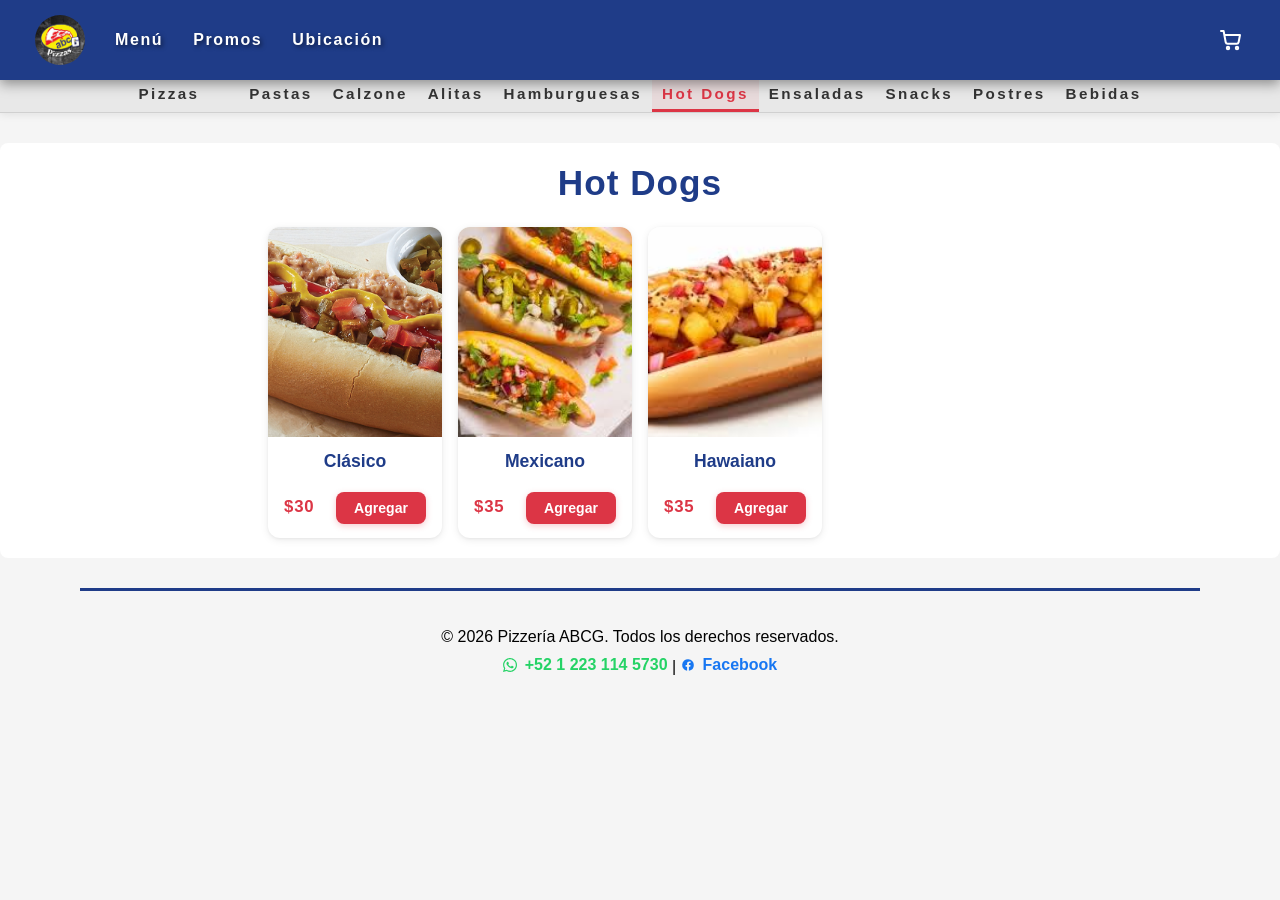
<file: hotdog.html>
<!DOCTYPE html>
<html lang="es">
<head>
    <meta charset="UTF-8">
    <meta name="viewport" content="width=device-width, initial-scale=1.0">
    <title>Hot Dogs - Pizzería ABCG</title>
    <link rel="stylesheet" href="css/styles.css">
    <link rel="stylesheet" href="css/main.css">
    <script src="js/mobile-menu.js" defer></script>
    <script src="js/menu-tabs.js" defer></script>
    <script src="js/cart.js" defer></script>
</head>
<body>
    <header>
        <nav>
            <ul>                <li class="mobile-toggle">
                    <button class="hamburger-btn" id="hamburger-btn" aria-label="Abrir menu" aria-expanded="false" aria-controls="mobile-dropdown-menu">
                        <span class="hamburger-icon"></span>
                    </button>
                </li>
                <li><a href="index.html" class="nav-logo"><img src="images.jpg" alt="Logo de Pizzería ABCG" class="logo"></a></li>
                <li><a href="index.html#menu" class="nav-menu">Menú</a></li>
                <li><a href="promos.html" class="nav-menu">Promos</a></li>
                <li><a href="ubicacion.html" class="nav-menu">Ubicación</a></li>
                <div class="nav-right">
                    <a href="#carrito" class="nav-carrito">C </a>
                </div>
            </ul>
            <div class="mobile-dropdown hidden" id="mobile-dropdown-menu">
                <a href="index.html#menu" class="mobile-dropdown-link">Menu</a>
                <a href="promos.html" class="mobile-dropdown-link">Promos</a>
                <a href="ubicacion.html" class="mobile-dropdown-link">Ubicacion</a>
            </div>
        </nav>
    </header>

    <!-- Barra de navegación secundaria para secciones -->
    <nav class="submenu-nav">
        <ul class="submenu-container">
            <li><a href="pizzas.html" class="submenu-link">Pizzas</a></li>
            <li><a href="pastas.html" class="submenu-link">Pastas</a></li>
            <li><a href="calzones.html" class="submenu-link">Calzone</a></li>
            <li><a href="alitas_y_cryspy.html" class="submenu-link">Alitas</a></li>
            <li><a href="hamburguesas.html" class="submenu-link">Hamburguesas</a></li>
            <li><a href="hotdog.html" class="submenu-link active">Hot Dogs</a></li>
            <li><a href="ensaladas.html" class="submenu-link">Ensaladas</a></li>
            <li><a href="snacks.html" class="submenu-link">Snacks</a></li>
            <li><a href="postres.html" class="submenu-link">Postres</a></li>
            <li><a href="bebidas.html" class="submenu-link">Bebidas</a></li>
        </ul>
    </nav>

    <main class="contenedor">
        <h1>Hot Dogs</h1>
                <div class="menu-section-container">
            
            <section class="menu-section-grid">

               

                <!-- Pasta Blanca -->
                <div class="menu-item">
                    <div class="item-image">
                        <img src="sec-menu/hot-dog-aderezo-tocino.png" alt="Hot-dog clasico">
                    </div>
                    <div class="item-info">
                        <h3>Clásico</h3>
                        <p class="item-price">$30</p>
                        <button class="btn-add">Agregar</button>
                    </div>
                </div>

                <!-- Pasta a la Mantequilla -->
                <div class="menu-item">
                    <div class="item-image">
                        <img src="imagenes_menu/hot-dog/hot-dog_mexicano.jpg" alt="Hot-dog Mexicano">
                    </div>
                    <div class="item-info">
                        <h3>Mexicano</h3>
                        <p class="item-price">$35</p>
                        <button class="btn-add">Agregar</button>
                    </div>
                </div>
 <!-- Pasta Roja -->
                <div class="menu-item">
                    <div class="item-image">
                        <img src="imagenes_menu/hot-dog/hot-dog_hawaino.jpg" alt="Hot-dog hawaiano">
                    </div>
                    <div class="item-info">
                        <h3>Hawaiano</h3>
                        <p class="item-price">$35</p>
                        <button class="btn-add">Agregar</button>
                    </div>
                </div>

            </section>
        </div>
    </main>

    <footer>
        <p>&copy; 2026 Pizzería ABCG. Todos los derechos reservados.</p>
        <p><a href="https://wa.me/5212231145730" target="_blank" rel="noopener noreferrer" aria-label="WhatsApp Pizzeria ABCG"><svg xmlns="http://www.w3.org/2000/svg" width="14" height="14" viewBox="0 0 24 24" fill="currentColor" style="vertical-align:-2px; margin-right:4px;"><path d="M20.52 3.48A11.86 11.86 0 0 0 12.07 0C5.5 0 .16 5.34.16 11.9c0 2.1.55 4.16 1.6 5.98L0 24l6.3-1.65a11.86 11.86 0 0 0 5.77 1.47h.01c6.56 0 11.9-5.34 11.9-11.9 0-3.18-1.24-6.17-3.46-8.4Zm-8.45 18.3h-.01a9.9 9.9 0 0 1-5.04-1.38l-.36-.22-3.74.98 1-3.65-.24-.37a9.9 9.9 0 0 1-1.52-5.24C2.16 6.43 6.6 2 12.07 2c2.64 0 5.13 1.03 7 2.9a9.82 9.82 0 0 1 2.9 7c0 5.47-4.44 9.9-9.9 9.9Zm5.43-7.43c-.3-.15-1.77-.87-2.05-.97-.28-.1-.48-.15-.68.15-.2.3-.78.97-.95 1.17-.18.2-.35.22-.65.07-.3-.15-1.25-.46-2.38-1.48a8.9 8.9 0 0 1-1.65-2.05c-.17-.3-.02-.46.13-.6.13-.13.3-.35.45-.53.15-.18.2-.3.3-.5.1-.2.05-.37-.03-.52-.08-.15-.68-1.63-.93-2.24-.24-.58-.49-.5-.68-.5h-.58c-.2 0-.52.07-.8.37-.28.3-1.05 1.03-1.05 2.5 0 1.47 1.08 2.9 1.23 3.1.15.2 2.12 3.25 5.13 4.55.72.31 1.29.5 1.73.64.73.23 1.39.2 1.92.12.59-.09 1.77-.72 2.02-1.42.25-.7.25-1.3.18-1.42-.08-.12-.28-.2-.58-.35Z"></path></svg> +52 1 223 114 5730</a> | <a href="https://www.facebook.com/PizzeriaAbcg/?locale=es_LA" target="_blank" rel="noopener noreferrer" aria-label="Facebook Pizzeria ABCG"><svg xmlns="http://www.w3.org/2000/svg" width="14" height="14" viewBox="0 0 24 24" fill="currentColor" style="vertical-align:-2px; margin-right:4px;"><path d="M22 12a10 10 0 1 0-11.56 9.88v-6.99H7.9V12h2.54V9.8c0-2.5 1.49-3.89 3.77-3.89 1.09 0 2.23.2 2.23.2v2.46h-1.26c-1.24 0-1.62.77-1.62 1.56V12h2.77l-.44 2.89h-2.33v6.99A10 10 0 0 0 22 12"></path></svg>Facebook</a></p>
    </footer>
</body>
</html>
</file>
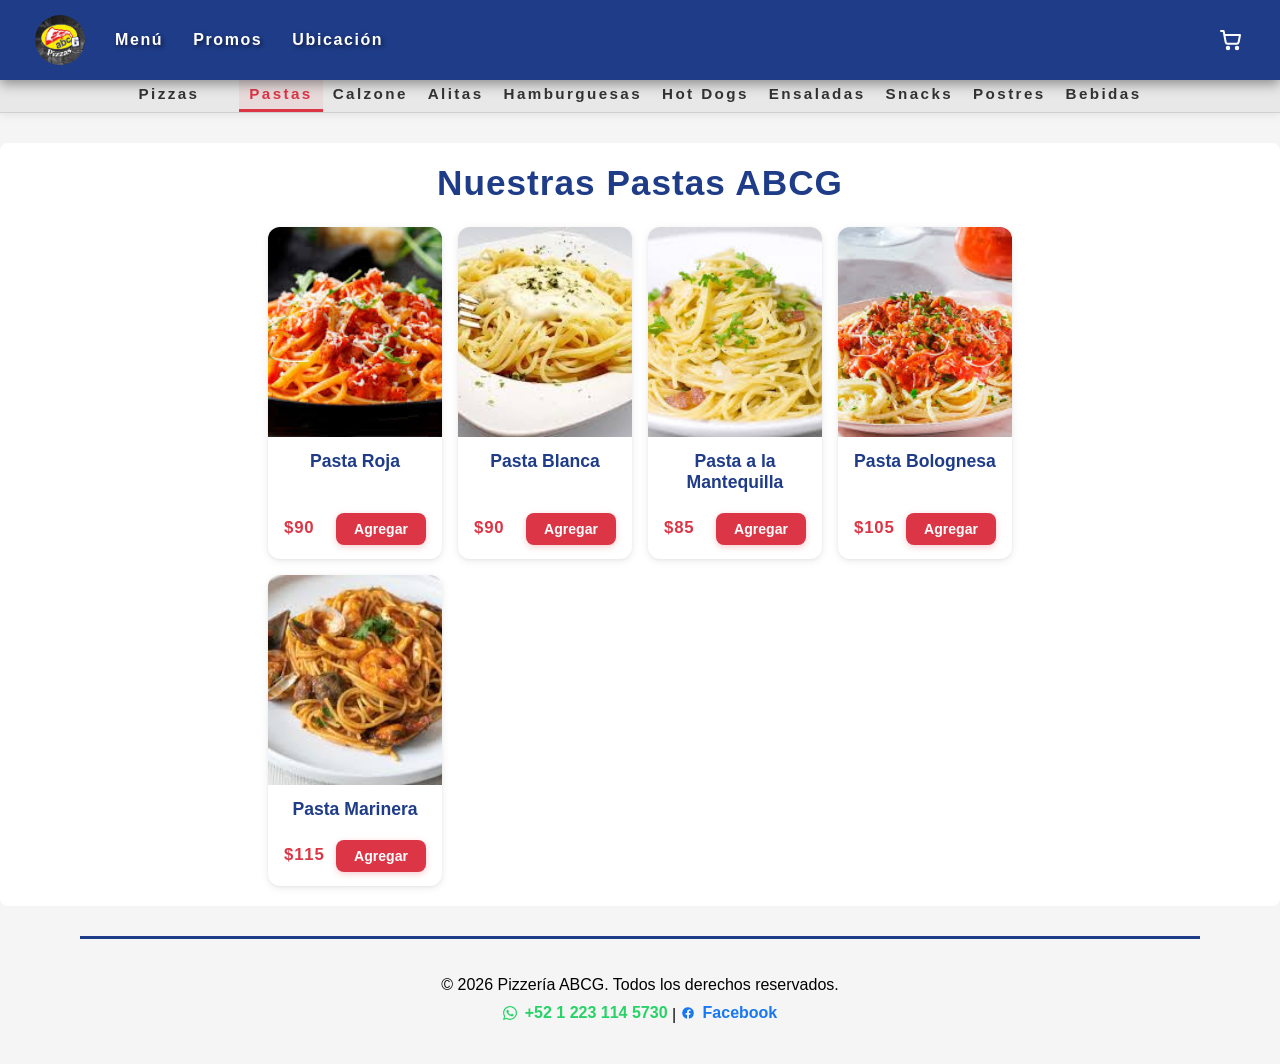
<file: pastas.html>
<!DOCTYPE html>
<html lang="en">
<head>
    <meta charset="UTF-8">
    <meta name="viewport" content="width=device-width, initial-scale=1.0">
    <title>Pastas - Pizzería ABCG</title>
    <link rel="stylesheet" href="css/styles.css">
    <link rel="stylesheet" href="css/main.css">
    <script src="js/mobile-menu.js" defer></script>
    <script src="js/menu-tabs.js" defer></script>
    <script src="js/cart.js" defer></script>
</head>
<body>
    <header>
        <nav>
            <ul>                <li class="mobile-toggle">
                    <button class="hamburger-btn" id="hamburger-btn" aria-label="Abrir menu" aria-expanded="false" aria-controls="mobile-dropdown-menu">
                        <span class="hamburger-icon"></span>
                    </button>
                </li>
                <li><a href="index.html" class="nav-logo"><img src="images.jpg" alt="Logo de Pizzería ABCG" class="logo"></a></li>
                <li><a href="index.html#menu" class="nav-menu">Menú</a></li>
                <li><a href="promos.html" class="nav-menu">Promos</a></li>
                <li><a href="ubicacion.html" class="nav-menu">Ubicación</a></li>
                <div class="nav-right">
                    <a href="#carrito" class="nav-carrito">C </a>
                </div>
            </ul>
            <div class="mobile-dropdown hidden" id="mobile-dropdown-menu">
                <a href="index.html#menu" class="mobile-dropdown-link">Menu</a>
                <a href="promos.html" class="mobile-dropdown-link">Promos</a>
                <a href="ubicacion.html" class="mobile-dropdown-link">Ubicacion</a>
            </div>
        </nav>
    </header>

    <!-- Barra de navegación secundaria para secciones -->
    <nav class="submenu-nav">
        <ul class="submenu-container">
            <li><a href="pizzas.html" class="submenu-link">Pizzas</a></li>
            <li><a href="pastas.html" class="submenu-link active">Pastas</a></li>
            <li><a href="calzones.html" class="submenu-link">Calzone</a></li>
            <li><a href="alitas_y_cryspy.html" class="submenu-link">Alitas</a></li>
            <li><a href="hamburguesas.html" class="submenu-link">Hamburguesas</a></li>
            <li><a href="hotdog.html" class="submenu-link">Hot Dogs</a></li>
            <li><a href="ensaladas.html" class="submenu-link">Ensaladas</a></li>
            <li><a href="snacks.html" class="submenu-link">Snacks</a></li>
            <li><a href="postres.html" class="submenu-link">Postres</a></li>
            <li><a href="bebidas.html" class="submenu-link">Bebidas</a></li>
        </ul>
    </nav>

    <!-- ========================================
         SECCIÓN PRINCIPAL DE PASTAS
         ======================================== -->
    <main class="contenedor">
        <h1>Nuestras Pastas ABCG</h1>

        <!-- ========================================
             MENÚ DE PASTAS
             ======================================== -->
        <div class="menu-section-container">
          
            <section class="menu-section-grid">

                <!-- Pasta Roja -->
                <div class="menu-item">
                    <div class="item-image">
                        <img src="imagenes_menu/pastas/pastaroja.jpg" alt="Pasta Roja">
                    </div>
                    <div class="item-info">
                        <h3>Pasta Roja</h3>
                        
                        <p class="item-price">$90</p>
                        <button class="btn-add">Agregar</button>
                    </div>
                </div>

                <!-- Pasta Blanca -->
                <div class="menu-item">
                    <div class="item-image">
                        <img src="imagenes_menu/pastas/pastablanca.jpg" alt="Pasta Blanca">
                    </div>
                    <div class="item-info">
                        <h3>Pasta Blanca</h3>
                 
                        <p class="item-price">$90</p>
                        <button class="btn-add">Agregar</button>
                    </div>
                </div>

                <!-- Pasta a la Mantequilla -->
                <div class="menu-item">
                    <div class="item-image">
                        <img src="imagenes_menu/pastas/pastaalamantequilla.jpg" alt="Pasta a la Mantequilla">
                    </div>
                    <div class="item-info">
                        <h3>Pasta a la Mantequilla</h3>
                    
                        <p class="item-price">$85</p>
                        <button class="btn-add">Agregar</button>
                    </div>
                </div>

                <!-- Pasta Bolognesa -->
                <div class="menu-item">
                    <div class="item-image">
                        <img src="imagenes_menu/pastas/pastabolognesa.jpg" alt="Pasta Bolognesa">
                    </div>
                    <div class="item-info">
                        <h3>Pasta Bolognesa</h3>
                
                        <p class="item-price">$105</p>
                        <button class="btn-add">Agregar</button>
                    </div>
                </div>

                <!-- Pasta Marinera -->
                <div class="menu-item">
                    <div class="item-image">
                        <img src="imagenes_menu/pastas/pastamarinera.jpg" alt="Pasta Marinera">
                    </div>
                    <div class="item-info">
                        <h3>Pasta Marinera</h3>
                  
                        <p class="item-price">$115</p>
                        <button class="btn-add">Agregar</button>
                    </div>
                </div>

            </section>
        </div>
    </main>
    
    <footer>
        <p>&copy; 2026 Pizzería ABCG. Todos los derechos reservados.</p>
        <p><a href="https://wa.me/5212231145730" target="_blank" rel="noopener noreferrer" aria-label="WhatsApp Pizzeria ABCG"><svg xmlns="http://www.w3.org/2000/svg" width="14" height="14" viewBox="0 0 24 24" fill="currentColor" style="vertical-align:-2px; margin-right:4px;"><path d="M20.52 3.48A11.86 11.86 0 0 0 12.07 0C5.5 0 .16 5.34.16 11.9c0 2.1.55 4.16 1.6 5.98L0 24l6.3-1.65a11.86 11.86 0 0 0 5.77 1.47h.01c6.56 0 11.9-5.34 11.9-11.9 0-3.18-1.24-6.17-3.46-8.4Zm-8.45 18.3h-.01a9.9 9.9 0 0 1-5.04-1.38l-.36-.22-3.74.98 1-3.65-.24-.37a9.9 9.9 0 0 1-1.52-5.24C2.16 6.43 6.6 2 12.07 2c2.64 0 5.13 1.03 7 2.9a9.82 9.82 0 0 1 2.9 7c0 5.47-4.44 9.9-9.9 9.9Zm5.43-7.43c-.3-.15-1.77-.87-2.05-.97-.28-.1-.48-.15-.68.15-.2.3-.78.97-.95 1.17-.18.2-.35.22-.65.07-.3-.15-1.25-.46-2.38-1.48a8.9 8.9 0 0 1-1.65-2.05c-.17-.3-.02-.46.13-.6.13-.13.3-.35.45-.53.15-.18.2-.3.3-.5.1-.2.05-.37-.03-.52-.08-.15-.68-1.63-.93-2.24-.24-.58-.49-.5-.68-.5h-.58c-.2 0-.52.07-.8.37-.28.3-1.05 1.03-1.05 2.5 0 1.47 1.08 2.9 1.23 3.1.15.2 2.12 3.25 5.13 4.55.72.31 1.29.5 1.73.64.73.23 1.39.2 1.92.12.59-.09 1.77-.72 2.02-1.42.25-.7.25-1.3.18-1.42-.08-.12-.28-.2-.58-.35Z"></path></svg> +52 1 223 114 5730</a> | <a href="https://www.facebook.com/PizzeriaAbcg/?locale=es_LA" target="_blank" rel="noopener noreferrer" aria-label="Facebook Pizzeria ABCG"><svg xmlns="http://www.w3.org/2000/svg" width="14" height="14" viewBox="0 0 24 24" fill="currentColor" style="vertical-align:-2px; margin-right:4px;"><path d="M22 12a10 10 0 1 0-11.56 9.88v-6.99H7.9V12h2.54V9.8c0-2.5 1.49-3.89 3.77-3.89 1.09 0 2.23.2 2.23.2v2.46h-1.26c-1.24 0-1.62.77-1.62 1.56V12h2.77l-.44 2.89h-2.33v6.99A10 10 0 0 0 22 12"></path></svg>Facebook</a></p>
    </footer>
</body>
</html>
</file>
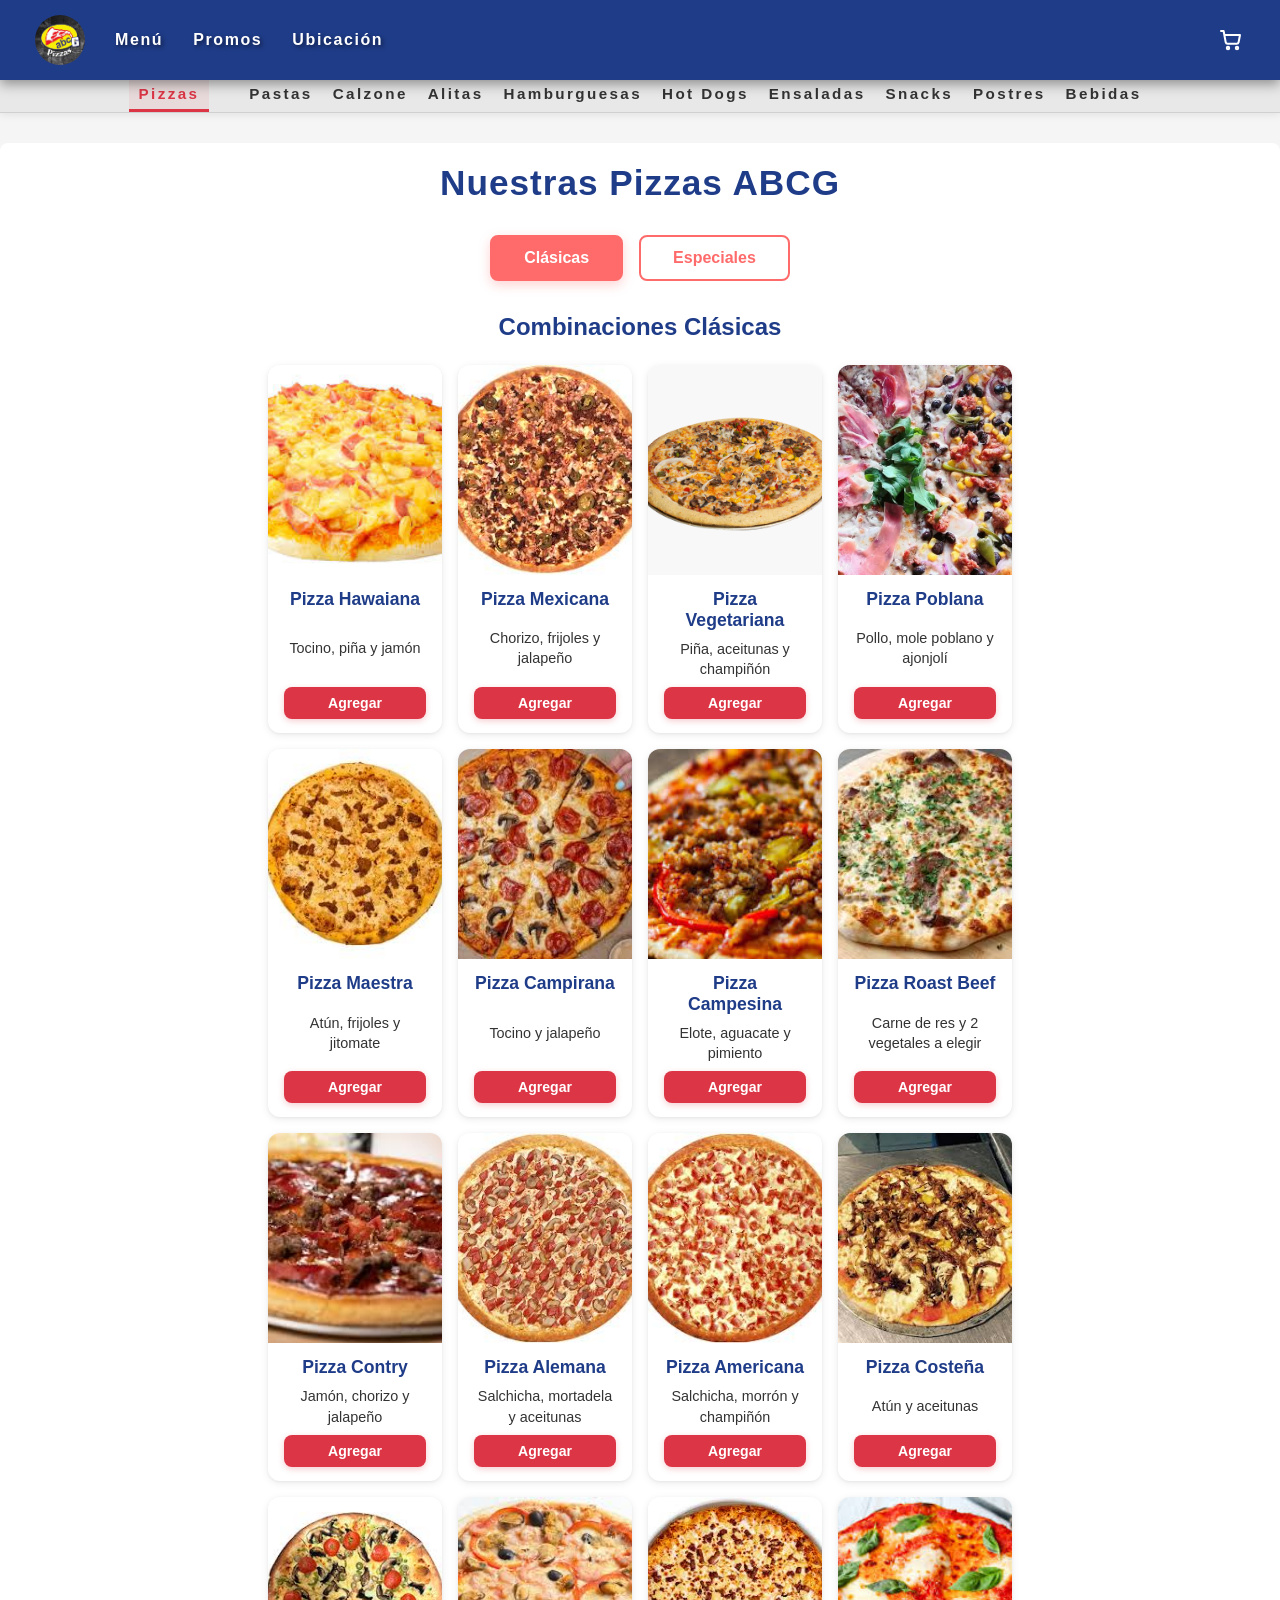
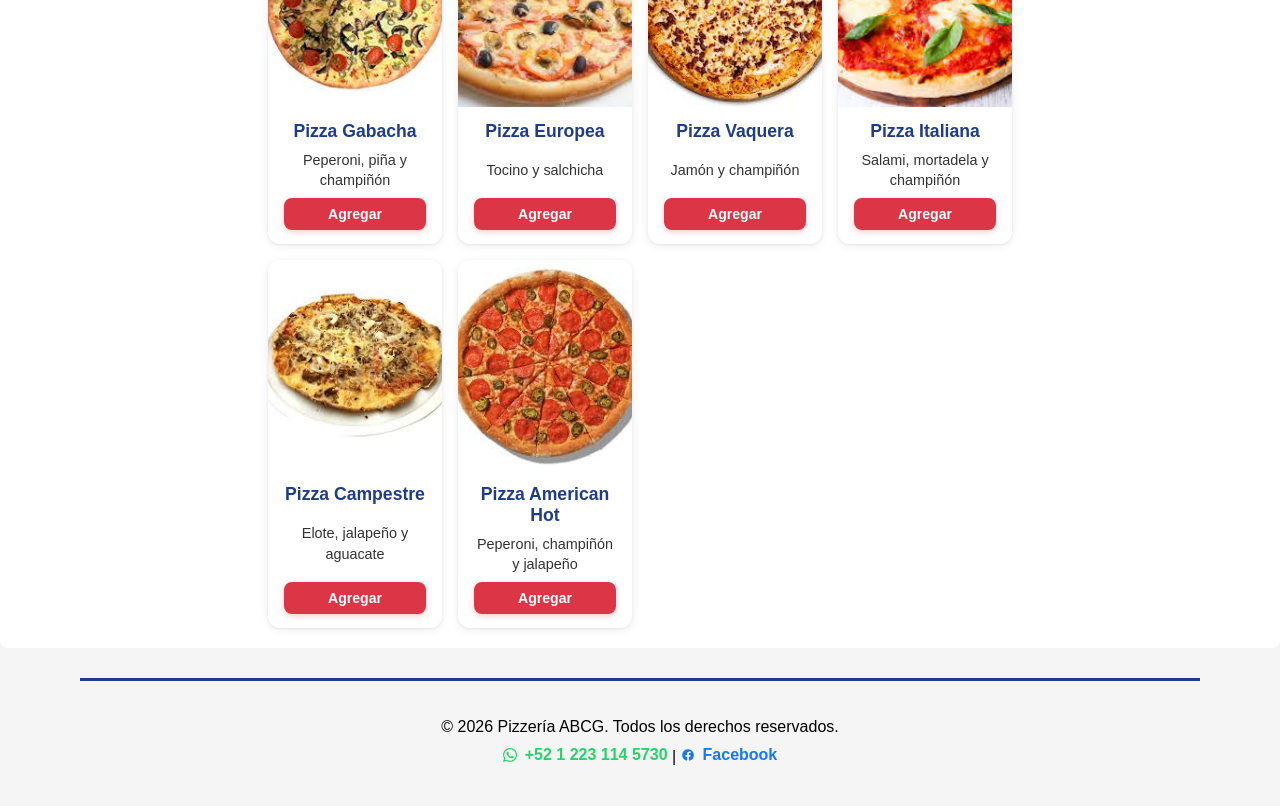
<file: pizzas.html>
<!DOCTYPE html>
<html lang="en">
<head>
    <meta charset="UTF-8">
    <meta name="viewport" content="width=device-width, initial-scale=1.0">
    <title>Pizzas - Pizzería ABCG</title>
    <link rel="stylesheet" href="css/styles.css">
        <link rel="stylesheet" href="css/main.css">
            <!-- SCRIPT PARA FUNCIONALIDAD DE PESTAÑAS -->
    <script src="js/pizzas.js" defer></script>
    <script src="js/mobile-menu.js" defer></script>
    <script src="js/menu-tabs.js" defer></script>
    <script src="js/cart.js" defer></script>
</head>
<body>
    <header>
        <nav>
            <ul>                <li class="mobile-toggle">
                    <button class="hamburger-btn" id="hamburger-btn" aria-label="Abrir menu" aria-expanded="false" aria-controls="mobile-dropdown-menu">
                        <span class="hamburger-icon"></span>
                    </button>
                </li>
                <li><a href="index.html" class="nav-logo"><img src="images.jpg" alt="Logo de Pizzería ABCG" class="logo"></a></li>
                <li><a href="index.html#menu" class="nav-menu">Menú</a></li>
                <li><a href="promos.html" class="nav-menu">Promos</a></li>
                <li><a href="ubicacion.html" class="nav-menu">Ubicación</a></li>
                <div class="nav-right">
                    <a href="#carrito" class="nav-carrito">C </a>
                </div>
            </ul>
            <div class="mobile-dropdown hidden" id="mobile-dropdown-menu">
                <a href="index.html#menu" class="mobile-dropdown-link">Menu</a>
                <a href="promos.html" class="mobile-dropdown-link">Promos</a>
                <a href="ubicacion.html" class="mobile-dropdown-link">Ubicacion</a>
            </div>
        </nav>
    </header>

    <!-- Barra de navegación secundaria para secciones -->
    <nav class="submenu-nav">
        <ul class="submenu-container">
            <li><a href="pizzas.html" class="submenu-link active">Pizzas</a></li>
            <li><a href="pastas.html" class="submenu-link">Pastas</a></li>
            <li><a href="calzones.html" class="submenu-link">Calzone</a></li>
            <li><a href="alitas_y_cryspy.html" class="submenu-link">Alitas</a></li>
            <li><a href="hamburguesas.html" class="submenu-link">Hamburguesas</a></li>
            <li><a href="hotdog.html" class="submenu-link">Hot Dogs</a></li>
            <li><a href="ensaladas.html" class="submenu-link">Ensaladas</a></li>
            <li><a href="snacks.html" class="submenu-link">Snacks</a></li>
            <li><a href="postres.html" class="submenu-link">Postres</a></li>
            <li><a href="bebidas.html" class="submenu-link">Bebidas</a></li>
        </ul>
    </nav>

    <!-- ========================================
         SECCIÓN PRINCIPAL DE PIZZAS
         ======================================== -->
    <main class="contenedor">
        <h1>Nuestras Pizzas ABCG</h1>

        <!-- ========================================
             PESTAÑAS DE NAVEGACIÓN
             ======================================== -->
        <div class="pizza-tabs">
            <button class="tab-btn active" data-tab="clasicas">Clásicas</button>
            <button class="tab-btn" data-tab="especiales">Especiales</button>
        </div>

       
        <!-- ========================================
             SECCIÓN: PIZZAS CLÁSICAS
             ======================================== -->
        <div class="menu-section-container" id="clasicas-section">
            <h2 class="section-title">Combinaciones Clásicas</h2>
            <section class="menu-section-grid">
                
                <!-- Pizza Hawaiana -->
                <div class="menu-item">
                    <div class="item-image">
                        <img src="pizzas/pizzas_clasicas/hawaina.jpg" alt="Pizza Hawaiana">
                    </div>
                    <div class="item-info">
                        <h3>Pizza Hawaiana</h3>
                        <p class="item-description">Tocino, piña y jamón</p>
                        <button class="btn-add">Agregar</button>
                    </div>
                </div>

                <!-- Pizza Mexicana -->
                <div class="menu-item">
                    <div class="item-image">
                       <img src="pizzas/pizzas_clasicas/mexicana.jpg" alt="Pizza Mexicana">
                    </div>
                    <div class="item-info">
                        <h3>Pizza Mexicana</h3>
                        <p class="item-description">Chorizo, frijoles y jalapeño</p>
                        <button class="btn-add">Agregar</button>
                    </div>
                </div>

                <!-- Pizza Vegetariana -->
                <div class="menu-item">
                    <div class="item-image">
                        <img src="pizzas/pizzas_clasicas/vegetariana.webp" alt="Pizza Vegetariana">
                    </div>
                    <div class="item-info">
                        <h3>Pizza Vegetariana</h3>
                        <p class="item-description">Piña, aceitunas y champiñón</p>
                        <button class="btn-add">Agregar</button>
                    </div>
                </div>

                <!-- Pizza Poblana -->
                <div class="menu-item">
                    <div class="item-image">
                        <img src="pizzas/pizzas_clasicas/poblana.jpg" alt="Pizza Poblana">
                    </div>
                    <div class="item-info">
                        <h3>Pizza Poblana</h3>
                        <p class="item-description">Pollo, mole poblano y ajonjolí</p>
                        <button class="btn-add">Agregar</button>
                    </div>
                </div>

                <!-- Pizza Maestra -->
                <div class="menu-item">
                    <div class="item-image">
                        <img src="pizzas/pizzas_clasicas/maestra.jpg" alt="Pizza Maestra">
                    </div>
                    <div class="item-info">
                        <h3>Pizza Maestra</h3>
                        <p class="item-description">Atún, frijoles y jitomate</p>
                        <button class="btn-add">Agregar</button>
                    </div>
                </div>

                <!-- Pizza Campirana -->
                <div class="menu-item">
                    <div class="item-image">
                        <img src="pizzas/pizzas_clasicas/campirana.jpg" alt="Pizza Campirana">
                    </div>
                    <div class="item-info">
                        <h3>Pizza Campirana</h3>
                        <p class="item-description">Tocino y jalapeño</p>
                        <button class="btn-add">Agregar</button>
                    </div>
                </div>

                <!-- Pizza Campesina -->
                <div class="menu-item">
                    <div class="item-image">
                        <img src="pizzas/pizzas_clasicas/campesina.jpg" alt="Pizza Campesina">
                    </div>
                    <div class="item-info">
                        <h3>Pizza Campesina</h3>
                        <p class="item-description">Elote, aguacate y pimiento</p>
                        <button class="btn-add">Agregar</button>
                    </div>
                </div>

                <!-- Pizza Roast Beef -->
                <div class="menu-item">
                    <div class="item-image">
                        <img src="pizzas/pizzas_clasicas/roast_beef.jpg" alt="Pizza Roast Beef">
                    </div>
                    <div class="item-info">
                        <h3>Pizza Roast Beef</h3>
                        <p class="item-description">Carne de res y 2 vegetales a elegir</p>
                        <button class="btn-add">Agregar</button>
                    </div>
                </div>

                <!-- Pizza Contry -->
                <div class="menu-item">
                    <div class="item-image">
                        <img src="pizzas/pizzas_clasicas/contry.jpg" alt="Pizza Contry">
                    </div>
                    <div class="item-info">
                        <h3>Pizza Contry</h3>
                        <p class="item-description">Jamón, chorizo y jalapeño</p>
                        <button class="btn-add">Agregar</button>
                    </div>
                </div>

                <!-- Pizza Alemana -->
                <div class="menu-item">
                    <div class="item-image">
                        <img src="pizzas/pizzas_clasicas/alemana.jpg" alt="Pizza Alemana">
                    </div>
                    <div class="item-info">
                        <h3>Pizza Alemana</h3>
                        <p class="item-description">Salchicha, mortadela y aceitunas</p>
                        <button class="btn-add">Agregar</button>
                    </div>
                </div>

                <!-- Pizza Americana -->
                <div class="menu-item">
                    <div class="item-image">
                        <img src="pizzas/pizzas_clasicas/americana.jpg" alt="Pizza Americana">
                    </div>
                    <div class="item-info">
                        <h3>Pizza Americana</h3>
                        <p class="item-description">Salchicha, morrón y champiñón</p>
                        <button class="btn-add">Agregar</button>
                    </div>
                </div>

                <!-- Pizza Costeña -->
                <div class="menu-item">
                    <div class="item-image">
                        <img src="pizzas/pizzas_clasicas/costeña.jpg" alt="Pizza Costeña">
                    </div>
                    <div class="item-info">
                        <h3>Pizza Costeña</h3>
                        <p class="item-description">Atún y aceitunas</p>
                        <button class="btn-add">Agregar</button>
                    </div>
                </div>

                <!-- Pizza Gabacha -->
                <div class="menu-item">
                    <div class="item-image">
                        <img src="pizzas/pizzas_clasicas/gabacha.jpg" alt="Pizza Gabacha">
                    </div>
                    <div class="item-info">
                        <h3>Pizza Gabacha</h3>
                        <p class="item-description">Peperoni, piña y champiñón</p>
                        <button class="btn-add">Agregar</button>
                    </div>
                </div>

                <!-- Pizza Europea -->
                <div class="menu-item">
                    <div class="item-image">
                        <img src="pizzas/pizzas_clasicas/europea.jpg" alt="Pizza Europea">
                    </div>
                    <div class="item-info">
                        <h3>Pizza Europea</h3>
                        <p class="item-description">Tocino y salchicha</p>
                        <button class="btn-add">Agregar</button>
                    </div>
                </div>

                <!-- Pizza Vaquera -->
                <div class="menu-item">
                    <div class="item-image">
                        <img src="pizzas/pizzas_clasicas/vaquera.jpg" alt="Pizza Vaquera">
                    </div>
                    <div class="item-info">
                        <h3>Pizza Vaquera</h3>
                        <p class="item-description">Jamón y champiñón</p>
                        <button class="btn-add">Agregar</button>
                    </div>
                </div>

                <!-- Pizza Italiana -->
                <div class="menu-item">
                    <div class="item-image">
                        <img src="pizzas/pizzas_clasicas/italiana.jpg" alt="Pizza Italiana">
                    </div>
                    <div class="item-info">
                        <h3>Pizza Italiana</h3>
                        <p class="item-description">Salami, mortadela y champiñón</p>
                        <button class="btn-add">Agregar</button>
                    </div>
                </div>

                <!-- Pizza Campestre -->
                <div class="menu-item">
                    <div class="item-image">
                        <img src="pizzas/pizzas_clasicas/campestre.jpg" alt="Pizza Campestre">
                    </div>
                    <div class="item-info">
                        <h3>Pizza Campestre</h3>
                        <p class="item-description">Elote, jalapeño y aguacate</p>
                        <button class="btn-add">Agregar</button>
                    </div>
                </div>

                <!-- Pizza American Hot -->
                <div class="menu-item">
                    <div class="item-image">
                        <img src="pizzas/pizzas_clasicas/american_hot.jpg" alt="Pizza American Hot">
                    </div>
                    <div class="item-info">
                        <h3>Pizza American Hot</h3>
                        <p class="item-description">Peperoni, champiñón y jalapeño</p>
                        <button class="btn-add">Agregar</button>
                    </div>
                </div>

            </section>
        </div>

        <!-- ========================================
             SECCIÓN: PIZZAS ESPECIALES
             ======================================== -->
        <div class="menu-section-container hidden" id="especiales-section">
            <h2 class="section-title"> Combinaciones Especiales</h2>
            <section class="menu-section-grid">

                <!-- Pizza Carnes Frías -->
                <div class="menu-item">
                    <div class="item-image">
                        <img src="pizzas/pizzas_especiales/pizza_carnesfrias.jpg" alt="Pizza Carnes Frías">
                    </div>
                    <div class="item-info">
                        <h3>Pizza Carnes Frías</h3>
                        <p class="item-description">Salami, mortadela, tocino, chuleta, salchicha, jamón y peperoni</p>
                        <button class="btn-add">Agregar</button>
                    </div>
                </div>

                <!-- Pizza Loca -->
                <div class="menu-item">
                    <div class="item-image">
                        <img src="pizzas/pizzas_especiales/pizza_loca.jpg" alt="Pizza Loca">
                    </div>
                    <div class="item-info">
                        <h3>Pizza Loca</h3>
                        <p class="item-description">6 ingredientes a elegir</p>
                        <button class="btn-add">Agregar</button>
                    </div>
                </div>

                <!-- Pizza Frutal -->
                <div class="menu-item">
                    <div class="item-image">
                        <img src="pizzas/pizzas_especiales/pizza_frutal.jpg" alt="Pizza Frutal">
                    </div>
                    <div class="item-info">
                        <h3>Pizza Frutal</h3>
                        <p class="item-description">Fruta en almíbar y naturales</p>
                        <button class="btn-add">Agregar</button>
                    </div>
                </div>

                <!-- Pizza Capricho -->
                <div class="menu-item">
                    <div class="item-image">
                        <img src="pizzas/pizzas_especiales/pizza_capricho.jpg" alt="Pizza Capricho">
                    </div>
                    <div class="item-info">
                        <h3>Pizza Capricho</h3>
                        <p class="item-description">Chuleta, atún, jitomate, cebolla, elote, champiñón y jalapeño</p>
                        <button class="btn-add">Agregar</button>
                    </div>
                </div>

                <!-- Pizza Ranchera -->
                <div class="menu-item">
                    <div class="item-image">
                        <img src="pizzas/pizzas_especiales/pizza_ranchera.jpg" alt="Pizza Ranchera">
                    </div>
                    <div class="item-info">
                        <h3>Pizza Ranchera</h3>
                        <p class="item-description">Chuleta ahumada, piña, nuez y pimiento</p>
                        <button class="btn-add">Agregar</button>
                    </div>
                </div>

                <!-- Pizza Extravagante -->
                <div class="menu-item">
                    <div class="item-image">
                        <img src="pizzas/pizzas_especiales/pizza_extravagante.jpg" alt="Pizza Extravagante">
                    </div>
                    <div class="item-info">
                        <h3>Pizza Extravagante</h3>
                        <p class="item-description">Carne molida, salchicha, jamón, peperoni, champiñón, aceituna, cebolla y pimiento</p>
                        <button class="btn-add">Agregar</button>
                    </div>
                </div>

                <!-- Pizza Árabe -->
                <div class="menu-item">
                    <div class="item-image">
                        <img src="pizzas/pizzas_especiales/pizza_arabe.jpg" alt="Pizza Árabe">
                    </div>
                    <div class="item-info">
                        <h3>Pizza Árabe</h3>
                        <p class="item-description">Carne árabe y tocino</p>
                        <button class="btn-add">Agregar</button>
                    </div>
                </div>

                <!-- Pizza Delfín Dorado -->
                <div class="menu-item">
                    <div class="item-image">
                        <img src="pizzas/pizzas_especiales/pizza_delfindorado.jpg" alt="Pizza Delfín Dorado">
                    </div>
                    <div class="item-info">
                        <h3>Pizza Delfín Dorado</h3>
                        <p class="item-description">Frijoles, salami, peperoni y champiñón</p>
                        <button class="btn-add">Agregar</button>
                    </div>
                </div>

                <!-- Pizza ABC -->
                <div class="menu-item">
                    <div class="item-image">
                        <img src="pizzas/pizzas_especiales/pizza_abc.jpg" alt="Pizza ABC">
                    </div>
                    <div class="item-info">
                        <h3>Pizza ABC</h3>
                        <p class="item-description">Atún, jamón y champiñón</p>
                        <button class="btn-add">Agregar</button>
                    </div>
                </div>

                <!-- Pizza Steak Pizza -->
                <div class="menu-item">
                    <div class="item-image">
                        <img src="pizzas/pizzas_especiales/pizza_steak.jpg" alt="Pizza Steak Pizza">
                    </div>
                    <div class="item-info">
                        <h3>Pizza Steak Pizza</h3>
                        <p class="item-description">Carne de res sazonada con salsa de tomate</p>
                        <button class="btn-add">Agregar</button>
                    </div>
                </div>

                <!-- Pizza Suprema -->
                <div class="menu-item">
                    <div class="item-image">
                        <img src="pizzas/pizzas_especiales/pizza_suprema.jpg" alt="Pizza Suprema">
                    </div>
                    <div class="item-info">
                        <h3>Pizza Suprema</h3>
                        <p class="item-description">Peperoni, salchicha, aceitunas, champiñón y pimiento</p>
                        <button class="btn-add">Agregar</button>
                    </div>
                </div>

                <!-- Pizza Napolitana -->
                <div class="menu-item">
                    <div class="item-image">
                        <img src="pizzas/pizzas_especiales/pizza_napolitana.jpg" alt="Pizza Napolitana">
                    </div>
                    <div class="item-info">
                        <h3>Pizza Napolitana</h3>
                        <p class="item-description">Jamón, salami, mortadela y aceitunas</p>
                        <button class="btn-add">Agregar</button>
                    </div>
                </div>

                <!-- Pizza Marinera -->
                <div class="menu-item">
                    <div class="item-image">
                        <img src="pizzas/pizzas_especiales/pizza_marinera.jpg" alt="Pizza Marinera">
                    </div>
                    <div class="item-info">
                        <h3>Pizza Marinera</h3>
                        <p class="item-description">Camarón, atún, champiñón y jalapeño</p>
                        <button class="btn-add">Agregar</button>
                    </div>
                </div>

                <!-- Pizza Martín Pizza -->
                <div class="menu-item">
                    <div class="item-image">
                        <img src="pizzas/pizzas_especiales/pizza_pizzamartin.jpg" alt="Pizza Martín Pizza">
                    </div>
                    <div class="item-info">
                        <h3>Pizza Martín Pizza</h3>
                        <p class="item-description">Tocino, piña, cebolla y champiñón</p>
                        <button class="btn-add">Agregar</button>
                    </div>
                </div>

                <!-- Pizza Delux -->
                <div class="menu-item">
                    <div class="item-image">
                        <img src="pizzas/pizzas_especiales/pizza_deluxe.jpg" alt="Pizza Delux">
                    </div>
                    <div class="item-info">
                        <h3>Pizza Delux</h3>
                        <p class="item-description">Tocino, chuleta, salami, jamón, cebolla, jitomate y pimiento</p>
                        <button class="btn-add">Agregar</button>
                    </div>
                </div>

                <!-- Pizza Vegetariana Especial -->
                <div class="menu-item">
                    <div class="item-image">
                        <img src="pizzas/pizzas_especiales/pizza_vegetariana.jpg" alt="Pizza Vegetariana Especial">
                    </div>
                    <div class="item-info">
                        <h3>Pizza Vegetariana Especial</h3>
                        <p class="item-description">Piña, aceitunas, champiñón, cebolla, elote, morrón y jalapeño</p>
                        <button class="btn-add">Agregar</button>
                    </div>
                </div>

            </section>
        </div>

        <div class="modal-overlay hidden" id="pizza-modal-overlay">
            <div class="wings-modal pizza-config-modal" role="dialog" aria-modal="true" aria-labelledby="pizza-modal-title">
                <button class="modal-close" id="pizza-modal-close" aria-label="Cerrar ventana">&times;</button>

                <div class="modal-header">
                    <p class="modal-tag">Personaliza tu pizza</p>
                    <h2 id="pizza-modal-title">Pizza</h2>
                    <p class="modal-description" id="pizza-modal-description"></p>
                </div>

                <form id="pizza-config-form" class="modal-form">
                    <section class="modal-block">
                        <div class="modal-block-header">
                            <h3>Tamaño</h3>
                            <p>Selecciona un tamaño para calcular el precio base.</p>
                        </div>
                        <div class="pizza-choice-grid" id="pizza-size-options"></div>
                    </section>

                    <section class="modal-block">
                        <div class="modal-block-header">
                            <h3>Tipo de orilla</h3>
                            <p>Selecciona una opción de orilla.</p>
                        </div>
                        <div class="pizza-choice-grid" id="pizza-crust-options"></div>
                    </section>

                    <section class="modal-block">
                        <div class="modal-block-header">
                            <h3>Distribución de sabor</h3>
                            <p>Selecciona cómo quieres dividir la pizza.</p>
                        </div>

                        <div class="pizza-half-mode-grid" id="pizza-half-mode-options">
                            <label class="pizza-half-mode">
                                <input type="radio" name="pizza-half-mode" value="half">
                                <span class="pizza-half-mode-ui">
                                    <span class="pizza-half-icon pizza-half-icon-half" aria-hidden="true"></span>
                                    <span>Mitad y mitad</span>
                                </span>
                            </label>

                            <label class="pizza-half-mode">
                                <input type="radio" name="pizza-half-mode" value="complete" checked>
                                <span class="pizza-half-mode-ui">
                                    <span class="pizza-half-icon pizza-half-icon-complete" aria-hidden="true"></span>
                                    <span>Pizza completa</span>
                                </span>
                            </label>
                        </div>

                        <div class="half-selector hidden" id="pizza-half-selector-wrap">
                            <label for="pizza-half-selector" id="pizza-half-selector-label">Elige la segunda mitad</label>
                            <select id="pizza-half-selector" name="second-half" class="item-select"></select>
                        </div>
                    </section>

                    <div class="modal-summary" id="pizza-price-summary"></div>

                    <div class="modal-actions">
                        <button type="button" class="btn-add btn-secondary" id="pizza-modal-cancel">Cancelar</button>
                        <button type="submit" class="btn-add" id="pizza-modal-confirm">Confirmar y agregar</button>
                    </div>
                </form>
            </div>
        </div>
    </main>

    <footer>
        <p>&copy; 2026 Pizzería ABCG. Todos los derechos reservados.</p>
        <p><a href="https://wa.me/5212231145730" target="_blank" rel="noopener noreferrer" aria-label="WhatsApp Pizzeria ABCG"><svg xmlns="http://www.w3.org/2000/svg" width="14" height="14" viewBox="0 0 24 24" fill="currentColor" style="vertical-align:-2px; margin-right:4px;"><path d="M20.52 3.48A11.86 11.86 0 0 0 12.07 0C5.5 0 .16 5.34.16 11.9c0 2.1.55 4.16 1.6 5.98L0 24l6.3-1.65a11.86 11.86 0 0 0 5.77 1.47h.01c6.56 0 11.9-5.34 11.9-11.9 0-3.18-1.24-6.17-3.46-8.4Zm-8.45 18.3h-.01a9.9 9.9 0 0 1-5.04-1.38l-.36-.22-3.74.98 1-3.65-.24-.37a9.9 9.9 0 0 1-1.52-5.24C2.16 6.43 6.6 2 12.07 2c2.64 0 5.13 1.03 7 2.9a9.82 9.82 0 0 1 2.9 7c0 5.47-4.44 9.9-9.9 9.9Zm5.43-7.43c-.3-.15-1.77-.87-2.05-.97-.28-.1-.48-.15-.68.15-.2.3-.78.97-.95 1.17-.18.2-.35.22-.65.07-.3-.15-1.25-.46-2.38-1.48a8.9 8.9 0 0 1-1.65-2.05c-.17-.3-.02-.46.13-.6.13-.13.3-.35.45-.53.15-.18.2-.3.3-.5.1-.2.05-.37-.03-.52-.08-.15-.68-1.63-.93-2.24-.24-.58-.49-.5-.68-.5h-.58c-.2 0-.52.07-.8.37-.28.3-1.05 1.03-1.05 2.5 0 1.47 1.08 2.9 1.23 3.1.15.2 2.12 3.25 5.13 4.55.72.31 1.29.5 1.73.64.73.23 1.39.2 1.92.12.59-.09 1.77-.72 2.02-1.42.25-.7.25-1.3.18-1.42-.08-.12-.28-.2-.58-.35Z"></path></svg> +52 1 223 114 5730</a> | <a href="https://www.facebook.com/PizzeriaAbcg/?locale=es_LA" target="_blank" rel="noopener noreferrer" aria-label="Facebook Pizzeria ABCG"><svg xmlns="http://www.w3.org/2000/svg" width="14" height="14" viewBox="0 0 24 24" fill="currentColor" style="vertical-align:-2px; margin-right:4px;"><path d="M22 12a10 10 0 1 0-11.56 9.88v-6.99H7.9V12h2.54V9.8c0-2.5 1.49-3.89 3.77-3.89 1.09 0 2.23.2 2.23.2v2.46h-1.26c-1.24 0-1.62.77-1.62 1.56V12h2.77l-.44 2.89h-2.33v6.99A10 10 0 0 0 22 12"></path></svg>Facebook</a></p>
    </footer>
    
  
</body>
</html>
</file>
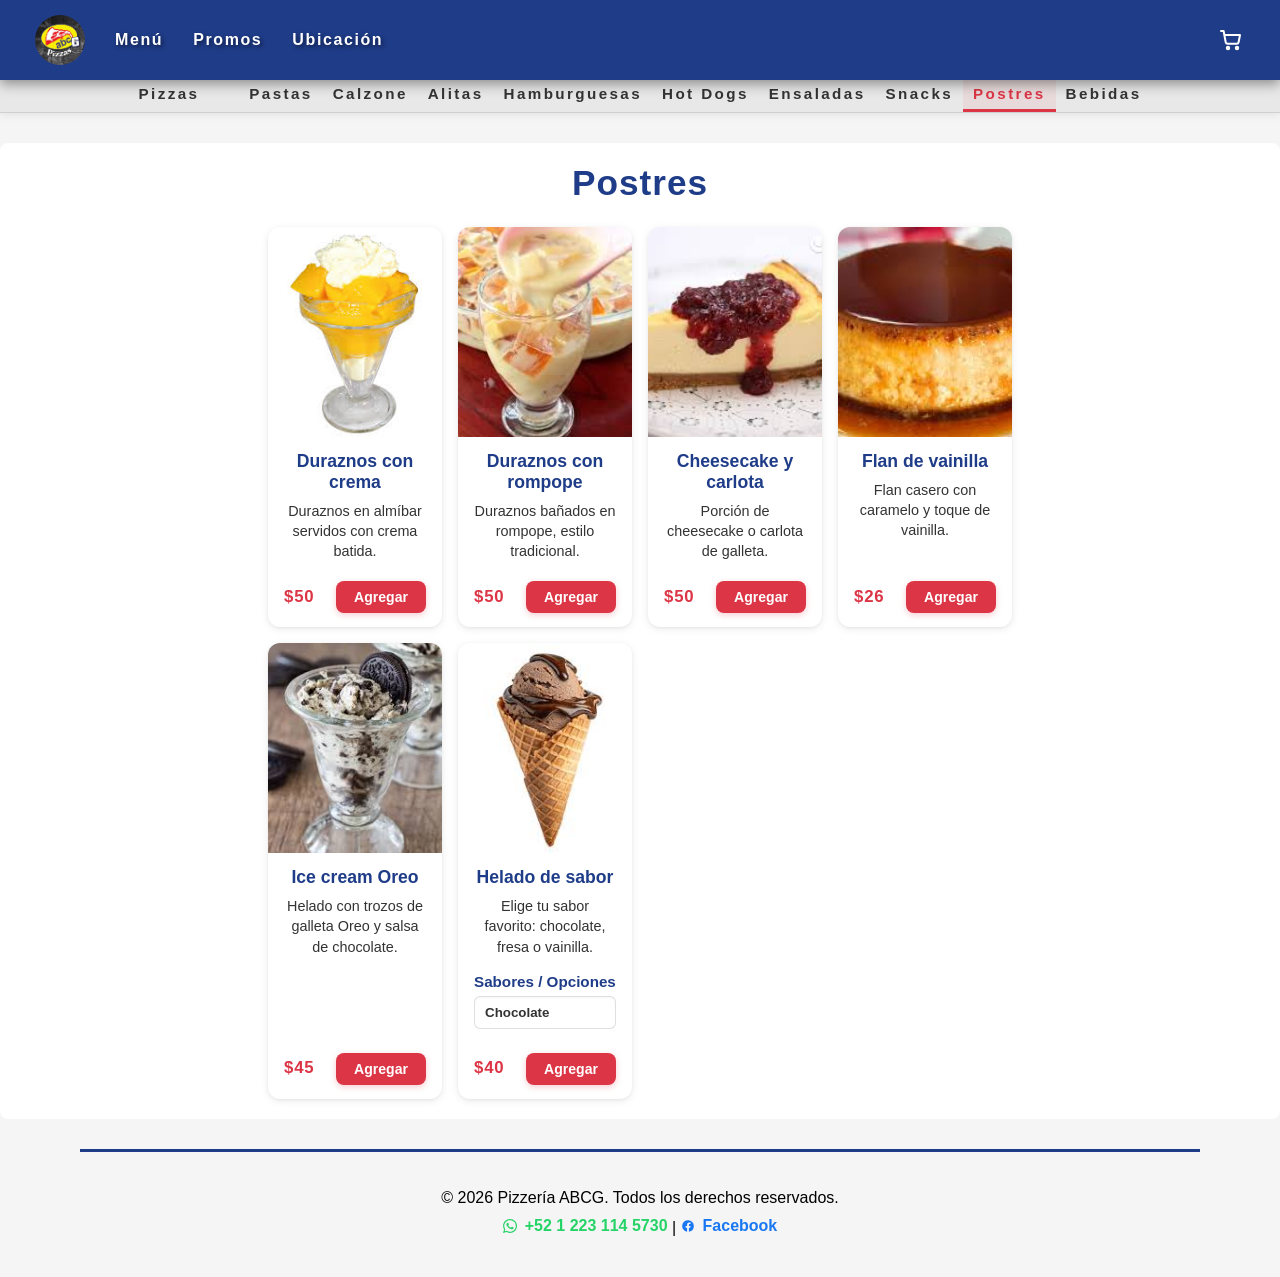
<file: postres.html>
<!DOCTYPE html>
<html lang="es">
<head>
    <meta charset="UTF-8">
    <meta name="viewport" content="width=device-width, initial-scale=1.0">
    <title>Postres - Pizzería ABCG</title>
    <link rel="stylesheet" href="css/styles.css">
    <link rel="stylesheet" href="css/main.css">
    <script src="js/mobile-menu.js" defer></script>
    <script src="js/menu-tabs.js" defer></script>
    <script src="js/cart.js" defer></script>
</head>
<body>
    <header>
        <nav>
            <ul>                <li class="mobile-toggle">
                    <button class="hamburger-btn" id="hamburger-btn" aria-label="Abrir menu" aria-expanded="false" aria-controls="mobile-dropdown-menu">
                        <span class="hamburger-icon"></span>
                    </button>
                </li>
                <li><a href="index.html" class="nav-logo"><img src="images.jpg" alt="Logo de Pizzería ABCG" class="logo"></a></li>
                <li><a href="index.html#menu" class="nav-menu">Menú</a></li>
                <li><a href="promos.html" class="nav-menu">Promos</a></li>
                <li><a href="ubicacion.html" class="nav-menu">Ubicación</a></li>
                <div class="nav-right">
                    <a href="#carrito" class="nav-carrito">C </a>
                </div>
            </ul>
            <div class="mobile-dropdown hidden" id="mobile-dropdown-menu">
                <a href="index.html#menu" class="mobile-dropdown-link">Menu</a>
                <a href="promos.html" class="mobile-dropdown-link">Promos</a>
                <a href="ubicacion.html" class="mobile-dropdown-link">Ubicacion</a>
            </div>
        </nav>
    </header>

   <!-- Barra de navegación secundaria para secciones -->
    <nav class="submenu-nav">
        <ul class="submenu-container">
            <li><a href="pizzas.html" class="submenu-link">Pizzas</a></li>
            <li><a href="pastas.html" class="submenu-link ">Pastas</a></li>
            <li><a href="calzones.html" class="submenu-link">Calzone</a></li>
            <li><a href="alitas_y_cryspy.html" class="submenu-link">Alitas</a></li>
            <li><a href="hamburguesas.html" class="submenu-link">Hamburguesas</a></li>
            <li><a href="hotdog.html" class="submenu-link">Hot Dogs</a></li>
            <li><a href="ensaladas.html" class="submenu-link">Ensaladas</a></li>
            <li><a href="snacks.html" class="submenu-link">Snacks</a></li>
            <li><a href="postres.html" class="submenu-link active">Postres</a></li>
            <li><a href="bebidas.html" class="submenu-link">Bebidas</a></li>
        </ul>
    </nav>

    <main class="contenedor">
        <h1>Postres</h1>
              <div class="menu-section-container">
            
            <section class="menu-section-grid">

                <!-- Duraznos con crema -->
                <div class="menu-item">
                    <div class="item-image">
                        <img src="imagenes_menu/postres/duraznos_crema.jpg" alt="Duraznos con crema">
                    </div>
                    <div class="item-info">
                        <h3>Duraznos con crema</h3>
                        <p class="item-description">Duraznos en almíbar servidos con crema batida.</p>
                        <p class="item-price">$50</p>
                        <button class="btn-add">Agregar</button>
                    </div>
                </div>

                <!-- Duraznos con rompope -->
                <div class="menu-item">
                    <div class="item-image">
                        <img src="imagenes_menu/postres/duraznos_rompope.jpg" alt="Duraznos con rompope">
                    </div>
                    <div class="item-info">
                        <h3>Duraznos con rompope</h3>
                        <p class="item-description">Duraznos bañados en rompope, estilo tradicional.</p>
                        <p class="item-price">$50</p>
                        <button class="btn-add">Agregar</button>
                    </div>
                </div>

                <!-- Cheesecake y carlota -->
                <div class="menu-item">
                    <div class="item-image">
                        <img src="imagenes_menu/postres/cheesecake.jpg" alt="Cheesecake y carlota">
                    </div>
                    <div class="item-info">
                        <h3>Cheesecake y carlota</h3>
                        <p class="item-description">Porción de cheesecake o carlota de galleta.</p>
                        <p class="item-price">$50</p>
                        <button class="btn-add">Agregar</button>
                    </div>
                </div>

                <!-- Flan de vainilla -->
                <div class="menu-item">
                    <div class="item-image">
                        <img src="imagenes_menu/postres/flan_vainilla.jpg" alt="Flan de vainilla">
                    </div>
                    <div class="item-info">
                        <h3>Flan de vainilla</h3>
                        <p class="item-description">Flan casero con caramelo y toque de vainilla.</p>
                        <p class="item-price">$26</p>
                        <button class="btn-add">Agregar</button>
                    </div>
                </div>

                <!-- Ice cream Oreo -->
                <div class="menu-item">
                    <div class="item-image">
                        <img src="imagenes_menu/postres/ice_cream_oreo.jpg" alt="Ice cream Oreo">
                    </div>
                    <div class="item-info">
                        <h3>Ice cream Oreo</h3>
                        <p class="item-description">Helado con trozos de galleta Oreo y salsa de chocolate.</p>
                        <p class="item-price">$45</p>
                        <button class="btn-add">Agregar</button>
                    </div>
                </div>

                <!-- Tarjeta Helado (preservada) -->
                <div class="menu-item">
                    <div class="item-image">
                        <img src="imagenes_menu/postres/helado.jpg" alt="Helado">
                    </div>
                    <div class="item-info">
                        <h3>Helado de sabor</h3>
                        <p class="item-description">Elige tu sabor favorito: chocolate, fresa o vainilla.</p>
                        <p class="item-price">$40</p>
                         <div class="item-options">
                            <label for="select-michelada-sabor">Sabores / Opciones</label>
                            <select id="select-michelada-sabor" name="sabor" class="item-select">
                                <option value="chocolate">Chocolate</option>
                                <option value="fresa">Fresa</option>
                                <option value="vainilla">Vainilla</option>
                            </select>
                        </div>
                        <button class="btn-add">Agregar</button>
                    </div>
                </div>

            </section>
        </div>
    </main>

    <footer>
        <p>&copy; 2026 Pizzería ABCG. Todos los derechos reservados.</p>
        <p><a href="https://wa.me/5212231145730" target="_blank" rel="noopener noreferrer" aria-label="WhatsApp Pizzeria ABCG"><svg xmlns="http://www.w3.org/2000/svg" width="14" height="14" viewBox="0 0 24 24" fill="currentColor" style="vertical-align:-2px; margin-right:4px;"><path d="M20.52 3.48A11.86 11.86 0 0 0 12.07 0C5.5 0 .16 5.34.16 11.9c0 2.1.55 4.16 1.6 5.98L0 24l6.3-1.65a11.86 11.86 0 0 0 5.77 1.47h.01c6.56 0 11.9-5.34 11.9-11.9 0-3.18-1.24-6.17-3.46-8.4Zm-8.45 18.3h-.01a9.9 9.9 0 0 1-5.04-1.38l-.36-.22-3.74.98 1-3.65-.24-.37a9.9 9.9 0 0 1-1.52-5.24C2.16 6.43 6.6 2 12.07 2c2.64 0 5.13 1.03 7 2.9a9.82 9.82 0 0 1 2.9 7c0 5.47-4.44 9.9-9.9 9.9Zm5.43-7.43c-.3-.15-1.77-.87-2.05-.97-.28-.1-.48-.15-.68.15-.2.3-.78.97-.95 1.17-.18.2-.35.22-.65.07-.3-.15-1.25-.46-2.38-1.48a8.9 8.9 0 0 1-1.65-2.05c-.17-.3-.02-.46.13-.6.13-.13.3-.35.45-.53.15-.18.2-.3.3-.5.1-.2.05-.37-.03-.52-.08-.15-.68-1.63-.93-2.24-.24-.58-.49-.5-.68-.5h-.58c-.2 0-.52.07-.8.37-.28.3-1.05 1.03-1.05 2.5 0 1.47 1.08 2.9 1.23 3.1.15.2 2.12 3.25 5.13 4.55.72.31 1.29.5 1.73.64.73.23 1.39.2 1.92.12.59-.09 1.77-.72 2.02-1.42.25-.7.25-1.3.18-1.42-.08-.12-.28-.2-.58-.35Z"></path></svg> +52 1 223 114 5730</a> | <a href="https://www.facebook.com/PizzeriaAbcg/?locale=es_LA" target="_blank" rel="noopener noreferrer" aria-label="Facebook Pizzeria ABCG"><svg xmlns="http://www.w3.org/2000/svg" width="14" height="14" viewBox="0 0 24 24" fill="currentColor" style="vertical-align:-2px; margin-right:4px;"><path d="M22 12a10 10 0 1 0-11.56 9.88v-6.99H7.9V12h2.54V9.8c0-2.5 1.49-3.89 3.77-3.89 1.09 0 2.23.2 2.23.2v2.46h-1.26c-1.24 0-1.62.77-1.62 1.56V12h2.77l-.44 2.89h-2.33v6.99A10 10 0 0 0 22 12"></path></svg>Facebook</a></p>
    </footer>
</body>
</html>
</file>
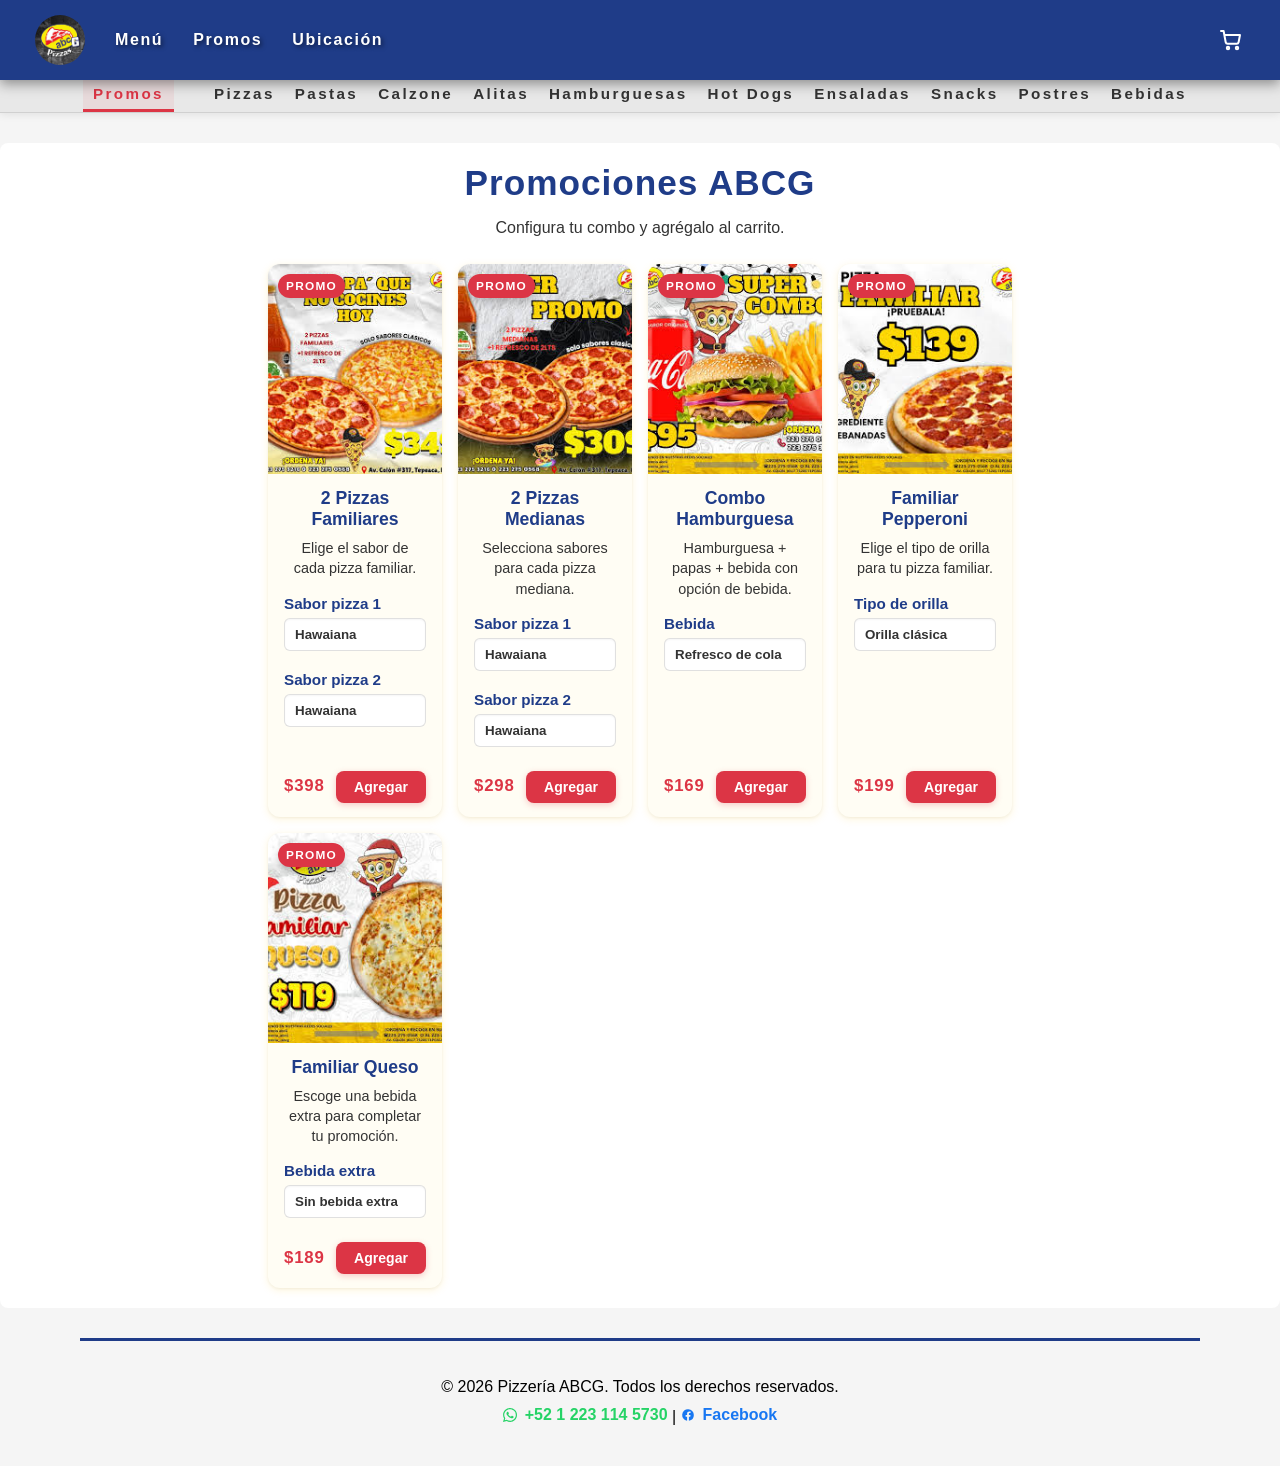
<file: promos.html>
<!DOCTYPE html>
<html lang="es">
<head>
    <meta charset="UTF-8">
    <meta name="viewport" content="width=device-width, initial-scale=1.0">
    <title>Promociones - Pizzería ABCG</title>
    <link rel="stylesheet" href="css/styles.css">
    <link rel="stylesheet" href="css/main.css">
    <script src="js/mobile-menu.js" defer></script>
    <script src="js/menu-tabs.js" defer></script>
    <script src="js/promos-focus.js" defer></script>
    <script src="js/cart.js" defer></script>
</head>
<body>
    <header>
        <nav>
            <ul>
                <li class="mobile-toggle">
                    <button class="hamburger-btn" id="hamburger-btn" aria-label="Abrir menú" aria-expanded="false" aria-controls="mobile-dropdown-menu">
                        <span class="hamburger-icon"></span>
                    </button>
                </li>
                <li><a href="index.html" class="nav-logo"><img src="images.jpg" alt="Logo de Pizzería ABCG" class="logo"></a></li>
                <li><a href="index.html#menu" class="nav-menu">Menú</a></li>
                <li><a href="promos.html" class="nav-menu">Promos</a></li>
                <li><a href="ubicacion.html" class="nav-menu">Ubicación</a></li>
                <div class="nav-right">
                    <a href="#carrito" class="nav-carrito">C </a>
                </div>
            </ul>
            <div class="mobile-dropdown hidden" id="mobile-dropdown-menu">
                <a href="index.html#menu" class="mobile-dropdown-link">Menú</a>
                <a href="promos.html" class="mobile-dropdown-link">Promos</a>
                <a href="ubicacion.html" class="mobile-dropdown-link">Ubicación</a>
            </div>
        </nav>
    </header>

    <nav class="submenu-nav">
        <ul class="submenu-container">
            <li><a href="promos.html" class="submenu-link active">Promos</a></li>
            <li><a href="pizzas.html" class="submenu-link">Pizzas</a></li>
            <li><a href="pastas.html" class="submenu-link">Pastas</a></li>
            <li><a href="calzones.html" class="submenu-link">Calzone</a></li>
            <li><a href="alitas_y_cryspy.html" class="submenu-link">Alitas</a></li>
            <li><a href="hamburguesas.html" class="submenu-link">Hamburguesas</a></li>
            <li><a href="hotdog.html" class="submenu-link">Hot Dogs</a></li>
            <li><a href="ensaladas.html" class="submenu-link">Ensaladas</a></li>
            <li><a href="snacks.html" class="submenu-link">Snacks</a></li>
            <li><a href="postres.html" class="submenu-link">Postres</a></li>
            <li><a href="bebidas.html" class="submenu-link">Bebidas</a></li>
        </ul>
    </nav>

    <main class="contenedor" id="promos-list">
        <h1>Promociones ABCG</h1>
        <p>Configura tu combo y agrégalo al carrito.</p>

        <div class="menu-section-container">
            <section class="menu-section-grid">
                <div class="menu-item special-yellow" id="promo-2fam">
                    <span class="promo-badge">PROMO</span>
                    <div class="item-image">
                        <img src="imagenes_menu/promos/2fam.jpg" alt="Promoción de dos pizzas familiares">
                    </div>
                    <div class="item-info">
                        <h3>2 Pizzas Familiares</h3>
                        <p class="item-description">Elige el sabor de cada pizza familiar.</p>
                        <div class="item-options">
                            <label for="promo-2fam-1">Sabor pizza 1</label>
                            <select id="promo-2fam-1" class="item-select">
                                <option>Hawaiana</option>
                                <option>Mexicana</option>
                                <option>Pepperoni</option>
                                <option>Queso</option>
                            </select>
                        </div>
                        <div class="item-options">
                            <label for="promo-2fam-2">Sabor pizza 2</label>
                            <select id="promo-2fam-2" class="item-select">
                                <option>Hawaiana</option>
                                <option>Mexicana</option>
                                <option>Pepperoni</option>
                                <option>Queso</option>
                            </select>
                        </div>
                        <p class="item-price">$398</p>
                        <button class="btn-add">Agregar</button>
                    </div>
                </div>

                <div class="menu-item special-yellow" id="promo-2med">
                    <span class="promo-badge">PROMO</span>
                    <div class="item-image">
                        <img src="imagenes_menu/promos/2med.jpg" alt="Promoción de dos pizzas medianas">
                    </div>
                    <div class="item-info">
                        <h3>2 Pizzas Medianas</h3>
                        <p class="item-description">Selecciona sabores para cada pizza mediana.</p>
                        <div class="item-options">
                            <label for="promo-2med-1">Sabor pizza 1</label>
                            <select id="promo-2med-1" class="item-select">
                                <option>Hawaiana</option>
                                <option>Mexicana</option>
                                <option>Pepperoni</option>
                                <option>Vegetariana</option>
                            </select>
                        </div>
                        <div class="item-options">
                            <label for="promo-2med-2">Sabor pizza 2</label>
                            <select id="promo-2med-2" class="item-select">
                                <option>Hawaiana</option>
                                <option>Mexicana</option>
                                <option>Pepperoni</option>
                                <option>Vegetariana</option>
                            </select>
                        </div>
                        <p class="item-price">$298</p>
                        <button class="btn-add">Agregar</button>
                    </div>
                </div>

                <div class="menu-item special-yellow" id="promo-comboham">
                    <span class="promo-badge">PROMO</span>
                    <div class="item-image">
                        <img src="imagenes_menu/promos/comboham.jpg" alt="Combo hamburguesa con papas y bebida">
                    </div>
                    <div class="item-info">
                        <h3>Combo Hamburguesa</h3>
                        <p class="item-description">Hamburguesa + papas + bebida con opción de bebida.</p>
                        <div class="item-options">
                            <label for="promo-comboham">Bebida</label>
                            <select id="promo-comboham" class="item-select">
                                <option>Refresco de cola</option>
                                <option>Refresco de naranja</option>
                                <option>Limonada</option>
                            </select>
                        </div>
                        <p class="item-price">$169</p>
                        <button class="btn-add">Agregar</button>
                    </div>
                </div>

                <div class="menu-item special-yellow" id="promo-fam-pep">
                    <span class="promo-badge">PROMO</span>
                    <div class="item-image">
                        <img src="imagenes_menu/promos/fam-pep.jpg" alt="Pizza familiar pepperoni en promoción">
                    </div>
                    <div class="item-info">
                        <h3>Familiar Pepperoni</h3>
                        <p class="item-description">Elige el tipo de orilla para tu pizza familiar.</p>
                        <div class="item-options">
                            <label for="promo-pep-orilla">Tipo de orilla</label>
                            <select id="promo-pep-orilla" class="item-select">
                                <option>Orilla clásica</option>
                                <option>Orilla con queso</option>
                            </select>
                        </div>
                        <p class="item-price">$199</p>
                        <button class="btn-add">Agregar</button>
                    </div>
                </div>

                <div class="menu-item special-yellow" id="promo-fam-queso">
                    <span class="promo-badge">PROMO</span>
                    <div class="item-image">
                        <img src="imagenes_menu/promos/fam-queso.jpg" alt="Pizza familiar de queso en promoción">
                    </div>
                    <div class="item-info">
                        <h3>Familiar Queso</h3>
                        <p class="item-description">Escoge una bebida extra para completar tu promoción.</p>
                        <div class="item-options">
                            <label for="promo-queso-extra">Bebida extra</label>
                            <select id="promo-queso-extra" class="item-select">
                                <option>Sin bebida extra</option>
                                <option>Refresco de cola</option>
                                <option>Limonada</option>
                            </select>
                        </div>
                        <p class="item-price">$189</p>
                        <button class="btn-add">Agregar</button>
                    </div>
                </div>
            </section>
        </div>
    </main>

    <footer>
        <p>&copy; 2026 Pizzería ABCG. Todos los derechos reservados.</p>
        <p><a href="https://wa.me/5212231145730" target="_blank" rel="noopener noreferrer" aria-label="WhatsApp Pizzeria ABCG"><svg xmlns="http://www.w3.org/2000/svg" width="14" height="14" viewBox="0 0 24 24" fill="currentColor" style="vertical-align:-2px; margin-right:4px;"><path d="M20.52 3.48A11.86 11.86 0 0 0 12.07 0C5.5 0 .16 5.34.16 11.9c0 2.1.55 4.16 1.6 5.98L0 24l6.3-1.65a11.86 11.86 0 0 0 5.77 1.47h.01c6.56 0 11.9-5.34 11.9-11.9 0-3.18-1.24-6.17-3.46-8.4Zm-8.45 18.3h-.01a9.9 9.9 0 0 1-5.04-1.38l-.36-.22-3.74.98 1-3.65-.24-.37a9.9 9.9 0 0 1-1.52-5.24C2.16 6.43 6.6 2 12.07 2c2.64 0 5.13 1.03 7 2.9a9.82 9.82 0 0 1 2.9 7c0 5.47-4.44 9.9-9.9 9.9Zm5.43-7.43c-.3-.15-1.77-.87-2.05-.97-.28-.1-.48-.15-.68.15-.2.3-.78.97-.95 1.17-.18.2-.35.22-.65.07-.3-.15-1.25-.46-2.38-1.48a8.9 8.9 0 0 1-1.65-2.05c-.17-.3-.02-.46.13-.6.13-.13.3-.35.45-.53.15-.18.2-.3.3-.5.1-.2.05-.37-.03-.52-.08-.15-.68-1.63-.93-2.24-.24-.58-.49-.5-.68-.5h-.58c-.2 0-.52.07-.8.37-.28.3-1.05 1.03-1.05 2.5 0 1.47 1.08 2.9 1.23 3.1.15.2 2.12 3.25 5.13 4.55.72.31 1.29.5 1.73.64.73.23 1.39.2 1.92.12.59-.09 1.77-.72 2.02-1.42.25-.7.25-1.3.18-1.42-.08-.12-.28-.2-.58-.35Z"></path></svg> +52 1 223 114 5730</a> | <a href="https://www.facebook.com/PizzeriaAbcg/?locale=es_LA" target="_blank" rel="noopener noreferrer" aria-label="Facebook Pizzeria ABCG"><svg xmlns="http://www.w3.org/2000/svg" width="14" height="14" viewBox="0 0 24 24" fill="currentColor" style="vertical-align:-2px; margin-right:4px;"><path d="M22 12a10 10 0 1 0-11.56 9.88v-6.99H7.9V12h2.54V9.8c0-2.5 1.49-3.89 3.77-3.89 1.09 0 2.23.2 2.23.2v2.46h-1.26c-1.24 0-1.62.77-1.62 1.56V12h2.77l-.44 2.89h-2.33v6.99A10 10 0 0 0 22 12"></path></svg>Facebook</a></p>
    </footer>
</body>
</html>
</file>
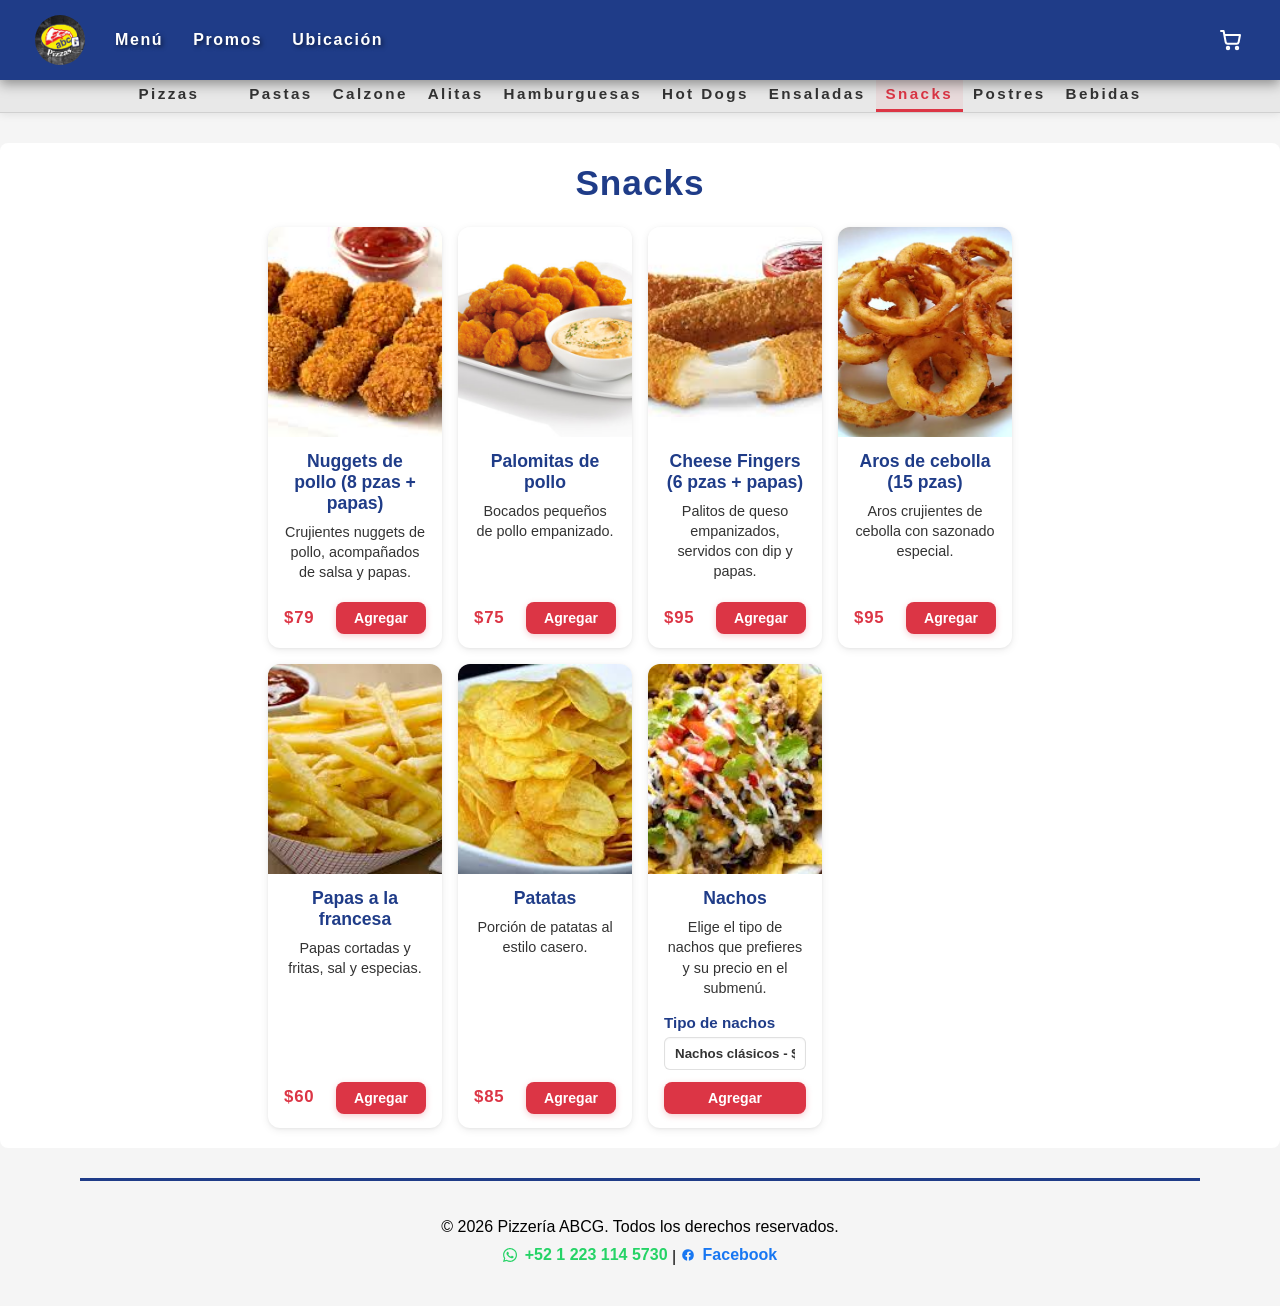
<file: snacks.html>
<!DOCTYPE html>
<html lang="es">
<head>
    <meta charset="UTF-8">
    <meta name="viewport" content="width=device-width, initial-scale=1.0">
    <title>Snacks - Pizzería ABCG</title>
    <link rel="stylesheet" href="css/styles.css">
    <link rel="stylesheet" href="css/main.css">
    <script src="js/mobile-menu.js" defer></script>
    <script src="js/menu-tabs.js" defer></script>
    <script src="js/cart.js" defer></script>
</head>
<body>
    <header>
        <nav>
            <ul>                <li class="mobile-toggle">
                    <button class="hamburger-btn" id="hamburger-btn" aria-label="Abrir menu" aria-expanded="false" aria-controls="mobile-dropdown-menu">
                        <span class="hamburger-icon"></span>
                    </button>
                </li>
                <li><a href="index.html" class="nav-logo"><img src="images.jpg" alt="Logo de Pizzería ABCG" class="logo"></a></li>
                <li><a href="index.html#menu" class="nav-menu">Menú</a></li>
                <li><a href="promos.html" class="nav-menu">Promos</a></li>
                <li><a href="ubicacion.html" class="nav-menu">Ubicación</a></li>
                <div class="nav-right">
                    <a href="#carrito" class="nav-carrito">C </a>
                </div>
            </ul>
            <div class="mobile-dropdown hidden" id="mobile-dropdown-menu">
                <a href="index.html#menu" class="mobile-dropdown-link">Menu</a>
                <a href="promos.html" class="mobile-dropdown-link">Promos</a>
                <a href="ubicacion.html" class="mobile-dropdown-link">Ubicacion</a>
            </div>
        </nav>
    </header>

    <!-- Barra de navegación secundaria para secciones -->
    <nav class="submenu-nav">
        <ul class="submenu-container">
            <li><a href="pizzas.html" class="submenu-link">Pizzas</a></li>
            <li><a href="pastas.html" class="submenu-link">Pastas</a></li>
            <li><a href="calzones.html" class="submenu-link">Calzone</a></li>
            <li><a href="alitas_y_cryspy.html" class="submenu-link">Alitas</a></li>
            <li><a href="hamburguesas.html" class="submenu-link">Hamburguesas</a></li>
            <li><a href="hotdog.html" class="submenu-link">Hot Dogs</a></li>
            <li><a href="ensaladas.html" class="submenu-link">Ensaladas</a></li>
            <li><a href="snacks.html" class="submenu-link active">Snacks</a></li>
            <li><a href="postres.html" class="submenu-link">Postres</a></li>
            <li><a href="bebidas.html" class="submenu-link">Bebidas</a></li>
        </ul>
    </nav>

    <main class="contenedor">
        <h1>Snacks</h1>
                <div class="menu-section-container">
                    <section class="menu-section-grid">

                        <!-- Nuggets de pollo (8 pzas + papas) -->
                        <div class="menu-item">
                            <div class="item-image">
                                <img src="imagenes_menu/snacks/Nugget's_de_pollo.jpg" alt="Nuggets de pollo">
                            </div>
                            <div class="item-info">
                                <h3>Nuggets de pollo (8 pzas + papas)</h3>
                                <p class="item-description">Crujientes nuggets de pollo, acompañados de salsa y papas.</p>
                                <p class="item-price">$79</p>
                                <button class="btn-add">Agregar</button>
                            </div>
                        </div>

                        <!-- Palomitas de pollo -->
                        <div class="menu-item">
                            <div class="item-image">
                                <img src="imagenes_menu/snacks/palomitas_pollo.jpg" alt="Palomitas de pollo">
                            </div>
                            <div class="item-info">
                                <h3>Palomitas de pollo</h3>
                                <p class="item-description">Bocados pequeños de pollo empanizado.</p>
                                <p class="item-price">$75</p>
                                <button class="btn-add">Agregar</button>
                            </div>
                        </div>

                        <!-- Cheese fingers (6 pzas + papas) -->
                        <div class="menu-item">
                            <div class="item-image">
                                <img src="imagenes_menu/snacks/cheese_finger.jpg" alt="Cheese fingers">
                            </div>
                            <div class="item-info">
                                <h3>Cheese Fingers (6 pzas + papas)</h3>
                                <p class="item-description">Palitos de queso empanizados, servidos con dip y papas.</p>
                                <p class="item-price">$95</p>
                                <button class="btn-add">Agregar</button>
                            </div>
                        </div>

                        <!-- Aros de cebolla (15 piezas) -->
                        <div class="menu-item">
                            <div class="item-image">
                                <img src="imagenes_menu/snacks/aros_cebolla.jpg" alt="Aros de cebolla">
                            </div>
                            <div class="item-info">
                                <h3>Aros de cebolla (15 pzas)</h3>
                                <p class="item-description">Aros crujientes de cebolla con sazonado especial.</p>
                                <p class="item-price">$95</p>
                                <button class="btn-add">Agregar</button>
                            </div>
                        </div>

                        <!-- Papas a la francesa -->
                        <div class="menu-item">
                            <div class="item-image">
                                <img src="imagenes_menu/snacks/papas_francesa.jpg" alt="Papas a la francesa">
                            </div>
                            <div class="item-info">
                                <h3>Papas a la francesa</h3>
                                <p class="item-description">Papas cortadas y fritas, sal y especias.</p>
                                <p class="item-price">$60</p>
                                <button class="btn-add">Agregar</button>
                            </div>
                        </div>

                        <!-- Patatas -->
                        <div class="menu-item">
                            <div class="item-image">
                                <img src="imagenes_menu/snacks/patatas.jpg" alt="Patatas">
                            </div>
                            <div class="item-info">
                                <h3>Patatas</h3>
                                <p class="item-description">Porción de patatas al estilo casero.</p>
                                <p class="item-price">$85</p>
                                <button class="btn-add">Agregar</button>
                            </div>
                        </div>

                        <!-- Nachos (selecciona tipo) -->
                        <div class="menu-item">
                            <div class="item-image">
                                <img src="imagenes_menu/snacks/nachos.jpg" alt="Nachos">
                            </div>
                            <div class="item-info">
                                <h3>Nachos</h3>
                                <p class="item-description">Elige el tipo de nachos que prefieres y su precio en el submenú.</p>
                                <div class="item-options">
                                    <label for="snack-nachos-select">Tipo de nachos</label>
                                    <select id="snack-nachos-select" class="item-select">
                                        <option value="clasicos">Nachos clásicos - $85</option>
                                        <option value="mexicana">Nachos a la mexicana - $95</option>
                                        <option value="supremos">Nachos supremos - $100</option>
                                    </select>
                                </div>
                                <button class="btn-add">Agregar</button>
                            </div>
                        </div>

                    </section>
                </div>
    </main>

    <footer>
        <p>&copy; 2026 Pizzería ABCG. Todos los derechos reservados.</p>
        <p><a href="https://wa.me/5212231145730" target="_blank" rel="noopener noreferrer" aria-label="WhatsApp Pizzeria ABCG"><svg xmlns="http://www.w3.org/2000/svg" width="14" height="14" viewBox="0 0 24 24" fill="currentColor" style="vertical-align:-2px; margin-right:4px;"><path d="M20.52 3.48A11.86 11.86 0 0 0 12.07 0C5.5 0 .16 5.34.16 11.9c0 2.1.55 4.16 1.6 5.98L0 24l6.3-1.65a11.86 11.86 0 0 0 5.77 1.47h.01c6.56 0 11.9-5.34 11.9-11.9 0-3.18-1.24-6.17-3.46-8.4Zm-8.45 18.3h-.01a9.9 9.9 0 0 1-5.04-1.38l-.36-.22-3.74.98 1-3.65-.24-.37a9.9 9.9 0 0 1-1.52-5.24C2.16 6.43 6.6 2 12.07 2c2.64 0 5.13 1.03 7 2.9a9.82 9.82 0 0 1 2.9 7c0 5.47-4.44 9.9-9.9 9.9Zm5.43-7.43c-.3-.15-1.77-.87-2.05-.97-.28-.1-.48-.15-.68.15-.2.3-.78.97-.95 1.17-.18.2-.35.22-.65.07-.3-.15-1.25-.46-2.38-1.48a8.9 8.9 0 0 1-1.65-2.05c-.17-.3-.02-.46.13-.6.13-.13.3-.35.45-.53.15-.18.2-.3.3-.5.1-.2.05-.37-.03-.52-.08-.15-.68-1.63-.93-2.24-.24-.58-.49-.5-.68-.5h-.58c-.2 0-.52.07-.8.37-.28.3-1.05 1.03-1.05 2.5 0 1.47 1.08 2.9 1.23 3.1.15.2 2.12 3.25 5.13 4.55.72.31 1.29.5 1.73.64.73.23 1.39.2 1.92.12.59-.09 1.77-.72 2.02-1.42.25-.7.25-1.3.18-1.42-.08-.12-.28-.2-.58-.35Z"></path></svg> +52 1 223 114 5730</a> | <a href="https://www.facebook.com/PizzeriaAbcg/?locale=es_LA" target="_blank" rel="noopener noreferrer" aria-label="Facebook Pizzeria ABCG"><svg xmlns="http://www.w3.org/2000/svg" width="14" height="14" viewBox="0 0 24 24" fill="currentColor" style="vertical-align:-2px; margin-right:4px;"><path d="M22 12a10 10 0 1 0-11.56 9.88v-6.99H7.9V12h2.54V9.8c0-2.5 1.49-3.89 3.77-3.89 1.09 0 2.23.2 2.23.2v2.46h-1.26c-1.24 0-1.62.77-1.62 1.56V12h2.77l-.44 2.89h-2.33v6.99A10 10 0 0 0 22 12"></path></svg>Facebook</a></p>
    </footer>
</body>
</html>
</file>
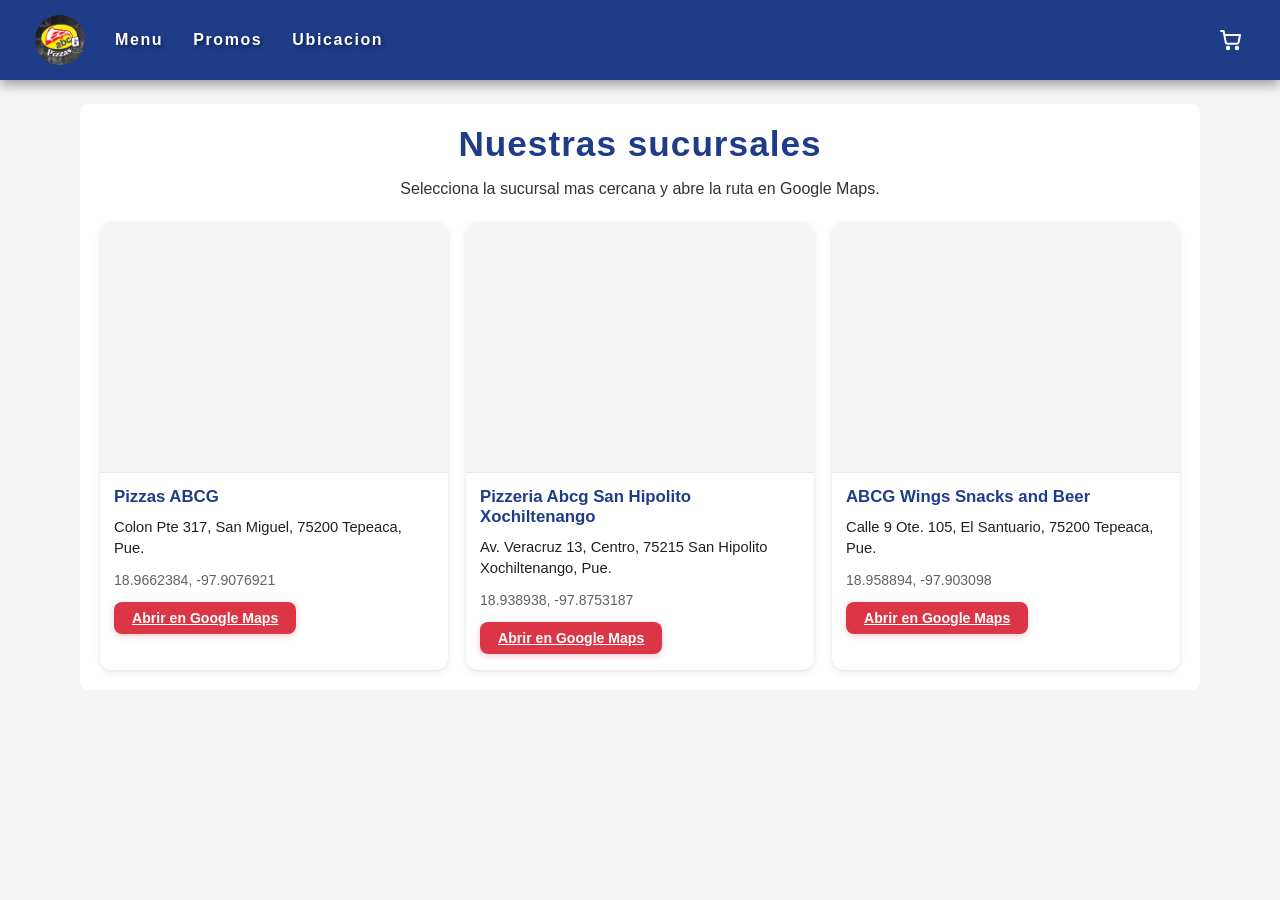
<file: ubicacion.html>
<!DOCTYPE html>
<html lang="es">
<head>
    <meta charset="UTF-8">
    <meta name="viewport" content="width=device-width, initial-scale=1.0">
    <title>Ubicacion - Pizzeria ABCG</title>
    <link rel="stylesheet" href="css/styles.css">
    <link rel="stylesheet" href="css/main.css">
    <script src="js/mobile-menu.js" defer></script>
    <script src="js/cart.js" defer></script>
</head>
<body>
    <header>
        <nav>
            <ul>
                <li class="mobile-toggle">
                    <button class="hamburger-btn" id="hamburger-btn" aria-label="Abrir menu" aria-expanded="false" aria-controls="mobile-dropdown-menu">
                        <span class="hamburger-icon"></span>
                    </button>
                </li>
                <li><a href="index.html" class="nav-logo"><img src="images.jpg" alt="Logo de Pizzeria ABCG" class="logo"></a></li>
                <li><a href="index.html#menu" class="nav-menu">Menu</a></li>
                <li><a href="promos.html" class="nav-menu">Promos</a></li>
                <li><a href="ubicacion.html" class="nav-menu">Ubicacion</a></li>
                <div class="nav-right">
                    <a href="#carrito" class="nav-carrito">C </a>
                </div>
            </ul>
            <div class="mobile-dropdown hidden" id="mobile-dropdown-menu">
                <a href="index.html#menu" class="mobile-dropdown-link">Menu</a>
                <a href="promos.html" class="mobile-dropdown-link">Promos</a>
                <a href="ubicacion.html" class="mobile-dropdown-link">Ubicacion</a>
            </div>
        </nav>
    </header>

    <main class="contenedor locations-page">
        <h1>Nuestras sucursales</h1>
        <p>Selecciona la sucursal mas cercana y abre la ruta en Google Maps.</p>

        <section class="locations-grid" aria-label="Sucursales ABCG">
            <article class="location-card">
                <div class="location-map-wrap">
                    <iframe
                        class="location-map"
                        title="Mapa de Pizzas ABCG"
                        loading="lazy"
                        allowfullscreen
                        referrerpolicy="no-referrer-when-downgrade"
                        src="https://www.google.com/maps?q=18.9662384,-97.9076921&z=16&output=embed">
                    </iframe>
                </div>
                <div class="location-copy">
                    <h2>Pizzas ABCG</h2>
                    <p class="location-address">Colon Pte 317, San Miguel, 75200 Tepeaca, Pue.</p>
                    <p class="location-coords">18.9662384, -97.9076921</p>
                    <a class="btn-add location-link" href="https://maps.app.goo.gl/HEFToaAxwvV6vSxQA" target="_blank" rel="noopener noreferrer">Abrir en Google Maps</a>
                </div>
            </article>

            <article class="location-card">
                <div class="location-map-wrap">
                    <iframe
                        class="location-map"
                        title="Mapa de Pizzeria Abcg San Hipolito Xochiltenango"
                        loading="lazy"
                        allowfullscreen
                        referrerpolicy="no-referrer-when-downgrade"
                        src="https://www.google.com/maps?q=18.938938,-97.8753187&z=16&output=embed">
                    </iframe>
                </div>
                <div class="location-copy">
                    <h2>Pizzeria Abcg San Hipolito Xochiltenango</h2>
                    <p class="location-address">Av. Veracruz 13, Centro, 75215 San Hipolito Xochiltenango, Pue.</p>
                    <p class="location-coords">18.938938, -97.8753187</p>
                    <a class="btn-add location-link" href="https://maps.app.goo.gl/khXdystsmSNtywwF7" target="_blank" rel="noopener noreferrer">Abrir en Google Maps</a>
                </div>
            </article>

            <article class="location-card">
                <div class="location-map-wrap">
                    <iframe
                        class="location-map"
                        title="Mapa de ABCG Wings Snacks and Beer"
                        loading="lazy"
                        allowfullscreen
                        referrerpolicy="no-referrer-when-downgrade"
                        src="https://www.google.com/maps?q=18.958894,-97.903098&z=16&output=embed">
                    </iframe>
                </div>
                <div class="location-copy">
                    <h2>ABCG Wings Snacks and Beer</h2>
                    <p class="location-address">Calle 9 Ote. 105, El Santuario, 75200 Tepeaca, Pue.</p>
                    <p class="location-coords">18.958894, -97.903098</p>
                    <a class="btn-add location-link" href="https://maps.app.goo.gl/Kh1Fn4QcNbi5uf629" target="_blank" rel="noopener noreferrer">Abrir en Google Maps</a>
                </div>
            </article>
        </section>
    </main>
</body>
</html>
</file>
<file: css/styles.css>
/* ===================================
   ESTILOS GLOBALES Y RESET
   =================================== */

* {
 
    margin: 0;
    padding: 0;
    box-sizing: border-box;
}

body {
    font-family: Arial, sans-serif;
    background-color: var(--page-bg);
}

/* ===================================
   VARIABLES DE COLOR (ROOT)
   =================================== */

:root{
    /* Paleta de colores */
    --header-blue: #1F3C88;
    --accent-red: #D62828;
    --pizza-yellow: #FFC300;
    --page-bg: #f5f5f5;
    --main-bg: #ffffff;
    --footer-bg: #EAD5B6;
    --text: #333333;
    --black: #000000;
    --hover-dark: rgba(44,44,44,0.6);
}

/* ===================================
   ESTILOS DE HEADER Y NAVEGACIÓN
   =================================== */

header {
    background-color: var(--header-blue);
    color: white;
    padding: 0 20px;
    box-shadow: 0 4px 12px rgba(0, 0, 0, 0.4);
    position: sticky;
    top: 0;
    z-index: 999;
}

header h1 {
    text-align: center;
    font-size: 2.5em;
    text-shadow: 2px 2px 4px rgba(0, 0, 0, 0.3);
}

nav {
    background-color: var(--header-blue);
    padding: 0;
    letter-spacing: 0.1rem;
}

nav ul {
    list-style: none;
    display: flex;
    align-items: center;
    gap: 0;
}

.mobile-toggle {
    display: none;
}

.hamburger-btn {
    display: none;
    border: none;
    background: transparent;
    color: #fff;
    cursor: pointer;
    padding: 12px;
}

.hamburger-icon,
.hamburger-icon::before,
.hamburger-icon::after {
    content: '';
    display: block;
    width: 22px;
    height: 2px;
    background: #fff;
    border-radius: 3px;
    transition: transform 0.2s ease, opacity 0.2s ease;
}

.hamburger-icon::before {
    transform: translateY(-7px);
}

.hamburger-icon::after {
    transform: translateY(5px);
}

.hamburger-btn.open .hamburger-icon {
    background: transparent;
}

.hamburger-btn.open .hamburger-icon::before {
    transform: translateY(0) rotate(45deg);
}

.hamburger-btn.open .hamburger-icon::after {
    transform: translateY(-2px) rotate(-45deg);
}

.mobile-dropdown {
    display: none;
    background: #16326f;
    border-top: 1px solid rgba(255, 255, 255, 0.2);
}

.mobile-dropdown-link {
    display: block;
    color: #fff;
    text-decoration: none;
    font-weight: 700;
    padding: 12px 16px;
}

.mobile-dropdown-link:hover {
    background: rgba(255, 255, 255, 0.14);
}

.logo {
    width: 50px;
    height: 50px;
    border-radius: 50%;
    object-fit: cover;
    cursor: pointer;
    transition: transform 0.3s;
}

.logo:hover {
    transform: scale(1.1);
}

nav li:first-child {
    margin-right: 30px;
}

nav li:nth-child(2),
nav li:nth-child(3),
nav li:nth-child(4) {
    margin-right: 0;
}

nav a {
    color: white;
    text-decoration: none;
    font-weight: bold;
    transition: 0.3s;
    display: inline-flex;
    align-items: center;
    border-radius: 0;
}

.nav-logo {
    padding: 15px 15px;
}

.nav-menu {
    padding: 30px 15px;
    text-shadow: 2px 2px 4px rgba(0, 0, 0, 0.5);
}

.nav-menu:hover {
    color: white;
    background-color: var(--hover-dark);
}

nav a:hover {
    color: white;
    background-color: var(--hover-dark);
    border-radius: 0;
}

.nav-right {
    margin-left: auto;
    display: flex;
    align-items: center;
    gap: 0;
}

.nav-right a {
    background-color: transparent;
    border-radius: 0;
    transition: background-color 0.3s;
    display: inline-flex;
    align-items: center;
}

.nav-login {
    padding: 28px 15px;
    text-shadow: 2px 2px 4px rgba(0, 0, 0, 0.5);
    display: none;
}

.nav-login:hover {
    background-color: var(--hover-dark);
    text-decoration: none;
}

.nav-carrito {
    padding: 25px 15px;
    font-size: 1.5em;
    cursor: pointer;
    text-shadow: 2px 2px 4px rgba(0, 0, 0, 0.5);
}

.nav-carrito:hover {
    background-color: var(--hover-dark);
    text-decoration: none;
}

.nav-right a:hover {
    background-color: var(--hover-dark);
    text-decoration: none;
    border-radius: 0;
}


/* ===================================
   ESTILOS DE FOOTER
   =================================== */

/* Footer */
footer{
    background: var(--page-bg);    
    color: var(--black);
    text-align:center;
    padding:30px 20px;
    margin-top:0;
    position:relative;
}

footer::before{
    content:'';
    position:absolute;
    top:0;
    left:80px;
    right:80px;
    height:3px;
    background: var(--header-blue);
}

footer p{ margin:10px 0; }
footer a{ color: var(--header-blue); text-decoration:none; }
footer a:hover{ text-decoration:underline; }

footer a[aria-label="Facebook Pizzeria ABCG"]{
    color:#1877F2;
    font-weight:600;
    display:inline-flex;
    align-items:center;
    gap:4px;
    transition:color 0.2s ease, transform 0.2s ease;
}

footer a[aria-label="Facebook Pizzeria ABCG"] svg{
    transition:transform 0.2s ease;
}

footer a[aria-label="Facebook Pizzeria ABCG"]:hover{
    color:#0F5CC0;
    text-decoration:none;
    transform:translateY(-1px);
}

footer a[aria-label="Facebook Pizzeria ABCG"]:hover svg{
    transform:scale(1.08);
}

footer a[aria-label="WhatsApp Pizzeria ABCG"]{
    color:#25D366;
    font-weight:600;
    display:inline-flex;
    align-items:center;
    gap:4px;
    transition:color 0.2s ease, transform 0.2s ease;
}

footer a[aria-label="WhatsApp Pizzeria ABCG"] svg{
    transition:transform 0.2s ease;
}

footer a[aria-label="WhatsApp Pizzeria ABCG"]:hover{
    color:#1EA952;
    text-decoration:none;
    transform:translateY(-1px);
}

footer a[aria-label="WhatsApp Pizzeria ABCG"]:hover svg{
    transform:scale(1.08);
}

/* ===================================
   ESTILOS RESPONSIVOS - TABLETS
   =================================== */

@media (max-width: 768px) {
    header {
        padding: 0 12px;
    }

    nav ul {
        flex-wrap: nowrap;
    }

    .logo {
        width: 44px;
        height: 44px;
    }

    nav li:first-child {
        margin-right: 10px;
    }

    .nav-menu {
        padding: 20px 10px;
        font-size: 0.88rem;
        letter-spacing: 0.04rem;
    }

    .nav-login {
        padding: 20px 10px;
        font-size: 0.88rem;
    }

    .nav-carrito {
        padding: 18px 10px;
        font-size: 1.3em;
    }

    footer::before {
        left: 40px;
        right: 40px;
    }
}

/* ===================================
   ESTILOS RESPONSIVOS - CELULARES
   =================================== */

@media (max-width: 480px) {
    header {
        padding: 0 6px;
    }

    nav {
        position: relative;
    }

    nav ul {
        justify-content: space-between;
        position: relative;
        min-height: 60px;
    }

    /* Logo visible y de tamaño medio en móvil */
    .logo {
        width: 42px;
        height: 42px;
    }

    .nav-logo {
        position: absolute;
        top: 6px;
        left: 50%;
        transform: translateX(-50%);
        padding: 0;
    }

    .mobile-toggle {
        display: flex;
        margin-right: auto;
        z-index: 2;
    }

    .hamburger-btn {
        display: inline-flex;
        align-items: center;
        justify-content: center;
    }

    nav li:first-child {
        margin-right: 0;
    }

    /* Ocultar enlaces de texto para no saturar la barra */
    .nav-menu {
        display: none;
    }

    .nav-login {
        display: none;
    }

    .nav-carrito {
        padding: 16px 10px;
        font-size: 1.4em;
    }

    .nav-right {
        margin-left: auto;
        z-index: 2;
    }

    .mobile-dropdown.show {
        display: block;
    }

    footer::before {
        left: 20px;
        right: 20px;
    }
}

/* ===================================
   ESTILOS PARA PESTAÑAS DE PIZZAS
   =================================== */

.pizza-tabs {
    display: flex;
    gap: 1rem;
    justify-content: center;
    margin: 2rem 0;
    flex-wrap: wrap;
}

.tab-btn {
    padding: 0.75rem 2rem;
    border: 2px solid #ff6b6b;
    background: transparent;
    color: #ff6b6b;
    font-size: 1rem;
    font-weight: bold;
    cursor: pointer;
    border-radius: 0.5rem;
    transition: all 0.3s ease;
}

.tab-btn:hover {
    background: #ff6b6b;
    color: white;
    transform: translateY(-2px);
}

.tab-btn.active {
    background: #ff6b6b;
    color: white;
    box-shadow: 0 4px 12px rgba(255, 107, 107, 0.3);
}

.hidden {
    display: none;
}
</file>
<file: css/main.css>
/* ===================================
   VARIABLES ADICIONALES
   =================================== */

:root{
    /* Variables específicas de main.css */
    --pizza-yellow-light: rgba(255,195,0,0.15);
    --card-bg-light: rgba(242, 9, 9, 0.05);
    --link-red: #DC3545;
    --accent-red: #000;
    --submenu-sticky-top: 72px;
}

/* ===================================
   ESTILOS GENERALES DE MAIN
   =================================== */

/* Main */
main{
    max-width:100%;
    margin:30px auto;
    padding:20px;
    background: var(--main-bg);
    border-radius:8px;
    box-shadow:none;
    text-justify: auto;
}

main h1{
    color: var(--header-blue);
    font-size:2.2rem;
    font-weight:800;
    letter-spacing:1px;
    text-align:center;
    margin-bottom:12px;
}

main h2{
    color: var(--header-blue);
    text-align:center;
    margin-bottom:12px;
}

main p{
    color: var(--text);
    line-height:1.6;
    text-align:center;
    margin-bottom:18px;
}

/* ===================================
   SECCIÓN HERO CON CTA
   =================================== */

/* Centered CTA: keep header/nav intact, style only this area */
.hero-center{
    display:flex;
    align-items:center;
    justify-content:center;
    padding: 0 80px; /* leave 80px gap from main edges */
    gap:16px;
    margin:18px 0;
}

/* Banner de promociones usado en index.html */
.promo-hero{
    width:100%;
    max-width:100%;
    height:70vh; /* más alto */
    display:block;
    overflow:hidden; /* evita que la imagen provoque scroll horizontal */
    background-color: #f3f3f3;
    border-radius:0; /* sin bordes para full-bleed */
    margin: 0; /* pegado al header */
    position:relative;
    left:0;
}
.promo-hero-img{
    width:100%;
    height:100%;
    min-width:100%;
    min-height:100%;
    object-fit:cover; /* cubre todo el área sin dejar espacios */
    display:block;
}

.line{
    flex:1;
    height:3px;
    background: var(--accent-red);
}

.cta{ display:inline-flex; align-items:center; gap:20px; }

.btn{
    background: var(--link-red); /* requested color */
    color:#fff;
    border:none;
    padding:16px 32px; /* larger buttons */
    font-weight:800;
    border-radius:8px;
    cursor:pointer;
    font-size:1.05rem;
    letter-spacing:2px;
    text-transform:uppercase;
}

/* Hover: oscurecer y animación tipo "gota" */
.btn{
    position:relative;
    overflow:hidden;
    transition: filter 0.2s ease, transform 0.15s ease;
}

.btn:hover{
    filter:brightness(0.52);
    transform:translateY(-8px);
}

.btn::after{
    content:'';
    position:absolute;
    left:50%;
    top:50%;
    width:16px;
    height:16px;
    background: rgba(255,255,255,0.12);
    transform: translate(-50%,-50%) scale(0);
    border-radius:50%;
    opacity:0;
    transition: transform 0.6s cubic-bezier(.2,.8,.2,1), opacity 0.6s ease;
    pointer-events:none;
}

.btn:hover::after{
    transform: translate(-50%,-50%) scale(8);
    opacity:1;
}

.or{ color:#333; font-weight:700; padding:0 12px; }

/* ===================================
   GRID DE MENÚ
   =================================== */

/* Sección del menú con contenedor centrado */
.menu-section-container{
    width:60%;
    max-width:1200px;
    margin:0 auto;
}

.menu-section-grid{
    display:grid;
    grid-template-columns:repeat(4,1fr);
    gap:16px;
    margin-top:24px;
    align-items:start;
}
.menu-section-card.wide{
    grid-column: span 2;
}
.menu-section-card{
    border:1px solid var(--text);
    border-bottom:2px solid var(--link-red);
    border-radius:8px;
    overflow:hidden;
    display:flex;
    flex-direction:column;
    align-items:center;
    text-align:center;
    height:220px; /* tamaño uniforme */
    background: var(--card-bg-light); /* rojo muy pálido casi blanco */
    border-left:6px solid var(--link-red);
    transition:box-shadow 0.3s ease, transform 0.3s ease;
}
.menu-section-card:hover{
    box-shadow:0 8px 20px rgba(0,0,0,0.18);
    transform:translateY(-6px);
}
.menu-section-card.menu-section-promo{
    grid-column:1 / -1; /* ocupa ambas columnas */
    height:220px; /* un poco más alto */
    background: var(--pizza-yellow-light); /* amarillo muy suave */
    border-left:6px solid var(--pizza-yellow);
    border-bottom:2px solid var(--pizza-yellow);
}
.menu-section-link{
    flex:0 0 auto;
    width:100%;
    height:180px;
}
.menu-section-link img{
    width:100%;
    height:100%;
    object-fit:cover;
}
.menu-section-caption{
    padding:3px 6px;
    font-weight:700;
    color:var(--header-blue);
    font-size:1.3rem;
    letter-spacing:0.5px;
    overflow:hidden;
    text-overflow:ellipsis;
    white-space:nowrap;
}

.menu-category-list{
    display:flex;
    flex-direction:column;
    gap:14px;
    margin-top:24px;
}

.menu-mobile{
    display:none;
}

.menu-category-card{
    display:flex;
    align-items:center;
    gap:18px;
    text-decoration:none;
    background:#fdfdfd;
    border:1px solid #d9d9d9;
    border-radius:12px;
    padding:12px 16px;
    transition:box-shadow 0.25s ease, transform 0.2s ease, border-color 0.2s ease;
}

.menu-category-card:hover{
    border-color:var(--link-red);
    box-shadow:0 10px 22px rgba(0,0,0,0.12);
    transform:translateY(-2px);
}

.menu-category-thumb{
    width:86px;
    height:86px;
    object-fit:cover;
    border-radius:10px;
    flex-shrink:0;
}

.menu-category-content{
    display:flex;
    flex-direction:column;
    justify-content:center;
    flex:1;
    min-width:0;
}

.menu-category-title{
    color:var(--header-blue);
    font-size:1.45rem;
    line-height:1.2;
    margin-bottom:6px;
    text-align:left;
}

.menu-category-description{
    margin:0;
    color:var(--text);
    font-size:0.95rem;
    text-align:left ;
    line-height:1.4;
}

@media (max-width: 768px) {
    .menu-desktop{
        display:none;
    }

    .menu-mobile{
        display:flex;
    }
}

@media (max-width:600px){
    .menu-section-grid{grid-template-columns:1fr;}

    .menu-category-card{
        gap:12px;
        padding:10px 12px;
    }

    .menu-category-thumb{
        width:70px;
        height:70px;
    }

    .menu-category-title{
        font-size:1.18rem;
        margin-bottom:4px;
    }

    .menu-category-description{
        font-size:0.88rem;
    }
}

/* ===================================
   SUBMENU DE NAVEGACIÓN
   =================================== */

/* Barra de navegación secundaria para secciones del menú */
.submenu-nav{
    background:#e8e8e8; /* gris claro */
    padding:0;
    border-bottom:1px solid #d0d0d0;
    position:sticky;
    top:var(--submenu-sticky-top, 0px);
    z-index:950;
    box-shadow:0 2px 8px rgba(0,0,0,0.08);
}

.submenu-nav.is-loading{
    opacity:0.92;
}
.submenu-container{
    max-width:100%;
    margin:0 auto;
    padding:0;
    display:flex;
    overflow-x:auto;
    align-items:center;
    justify-content:center;
    min-height:0;
    -webkit-overflow-scrolling:touch;
    scroll-behavior:smooth;
    /* ocultar scrollbar visualmente en todos los navegadores */
    scrollbar-width:none;
    -ms-overflow-style:none;
}

.submenu-container li{
    margin:0;
    padding:0;
    display:flex;
    align-items:center;
}

.submenu-container::-webkit-scrollbar{
    display:none;
}
.submenu-link{
    position:relative;
    letter-spacing: 0.15rem;
    color:var(--text);
    text-decoration:none;
    font-weight:600;
    font-size:0.95rem;
    padding:6px 10px;
    line-height:1.1;
    display:block;
    box-sizing: border-box;
    margin: 0;
    white-space:nowrap;
    border-bottom:3px solid transparent;
    transition:border-bottom 0.3s ease, color 0.3s ease, background-color 0.2s ease;
}
.submenu-link:hover{
    border-bottom:3px solid var(--link-red);
    color:var(--link-red);
    background:rgba(220,53,69,0.06);
}
.submenu-link.active{
    border-bottom:3px solid var(--link-red);
    color:var(--link-red);
    background:rgba(220,53,69,0.08);
}

/* ===================================
    ITEMS DEL MENÚ (CARDS)
    =================================== */

/* Estilos para items del menú con imágenes */
.menu-item{
    position:relative;
    border:none;
    border-radius:12px;
    overflow:hidden;
    display:flex;
    flex-direction:column;
    align-items:center;
    text-align:center;
    background:#fff;
    box-shadow:0 2px 8px rgba(0,0,0,0.08), 0 1px 3px rgba(0,0,0,0.05);
    transition:box-shadow 0.3s ease, transform 0.3s ease;
    height:100%;
}

.menu-item:hover{
    box-shadow:0 8px 24px rgba(0,0,0,0.13), 0 3px 8px rgba(0,0,0,0.07);
    transform:translateY(-4px);
}

.item-image{
    width:100%;
    height:210px;
    overflow:hidden;
    display:flex;
    align-items:center;
    justify-content:center;
    background:#f8f8f8;
}

.item-image img{
    width:100%;
    height:100%;
    object-fit:cover;
}

.item-info{
    padding:14px 16px;
    flex:1;
    display:flex;
    flex-direction:column;
    justify-content:space-between;
    width:100%;
}

.item-info h3{
    color:var(--header-blue);
    font-size:1.1rem;
    margin-bottom:8px;
    font-weight:700;
}

.item-description{
    color:var(--text);
    font-size:0.9rem;
    line-height:1.4;
    margin-bottom:8px;
}

.item-price{
    color:var(--link-red);
    font-size:1.05rem;
    font-weight:700;
    margin-bottom:0;
    letter-spacing:0.05rem;
}

/* Footer de la tarjeta: precio a la izquierda, botón a la derecha */
.item-footer{
    display:flex;
    align-items:center;
    justify-content:space-between;
    gap:8px;
    margin-top:auto;
    padding-top:12px;
    width:100%;
}

.btn-add{
    background:var(--link-red);
    color:#fff;
    border:none;
    padding:8px 18px;
    border-radius:8px;
    cursor:pointer;
    font-weight:700;
    font-size:0.88rem;
    white-space:nowrap;
    transition:background 0.2s ease, transform 0.15s ease, box-shadow 0.2s ease;
    box-shadow:0 2px 6px rgba(220,53,69,0.25);
}

.btn-add:hover{
    background:#b02030;
    transform:translateY(-2px);
    box-shadow:0 4px 12px rgba(220,53,69,0.35);
}

.modal-overlay{
    position:fixed;
    inset:0;
    background:rgba(0,0,0,0.55);
    display:flex;
    align-items:center;
    justify-content:center;
    padding:24px;
    z-index:1200;
}

.modal-overlay.hidden{
    display:none;
}

.wings-modal{
    width:min(760px, 100%);
    max-height:90vh;
    overflow-y:auto;
    background:#fff;
    border-radius:18px;
    padding:28px;
    position:relative;
    box-shadow:0 24px 60px rgba(0,0,0,0.28);
}

.modal-close{
    position:absolute;
    top:14px;
    right:16px;
    border:none;
    background:transparent;
    color:var(--header-blue);
    font-size:2rem;
    cursor:pointer;
    line-height:1;
}

.modal-header{
    text-align:left;
    margin-bottom:20px;
}

.modal-tag{
    color:var(--link-red);
    font-weight:800;
    text-transform:uppercase;
    letter-spacing:0.12rem;
    margin-bottom:6px;
}

.modal-description{
    text-align:left;
    margin-bottom:0;
}

.modal-form{
    display:grid;
    gap:20px;
}

.modal-block{
    background:#f8f8f8;
    border:1px solid #e2e2e2;
    border-radius:14px;
    padding:18px;
}

.modal-block-header{
    margin-bottom:14px;
}

.modal-block-header h3{
    color:var(--header-blue);
    margin-bottom:4px;
}

.modal-block-header p{
    text-align:left;
    margin-bottom:0;
    font-size:0.95rem;
}

.quantity-options{
    display:grid;
    grid-template-columns:repeat(auto-fit, minmax(160px, 1fr));
    gap:12px;
}

.quantity-card,
.salsa-group{
    display:flex;
    flex-direction:column;
    gap:10px;
}

.quantity-card label,
.salsa-option{
    display:flex;
    align-items:flex-start;
    gap:10px;
    padding:12px 14px;
    border:1px solid #d7d7d7;
    border-radius:12px;
    background:#fff;
    cursor:pointer;
    transition:border-color 0.2s ease, box-shadow 0.2s ease, transform 0.2s ease;
}

.quantity-card label:hover,
.salsa-option:hover{
    border-color:var(--link-red);
    box-shadow:0 10px 20px rgba(220,53,69,0.12);
    transform:translateY(-2px);
}

.quantity-card input,
.salsa-option input{
    margin-top:3px;
}

.option-copy{
    display:flex;
    flex-direction:column;
    gap:4px;
}

.option-copy strong{
    color:var(--header-blue);
}

.option-copy span{
    color:var(--text);
    font-size:0.92rem;
}

.salsa-groups{
    display:grid;
    grid-template-columns:repeat(auto-fit, minmax(220px, 1fr));
    gap:16px;
}

.salsa-group h4{
    color:var(--header-blue);
    font-size:1rem;
}

.modal-notice{
    display:none;
    margin-top:-6px;
    margin-bottom:2px;
    padding:10px 12px;
    border-radius:10px;
    border:1px solid #f0b8bf;
    background:#fff1f3;
    color:#b42332;
    font-size:0.9rem;
    font-weight:700;
}

.modal-notice.visible{
    display:block;
}

.modal-summary{
    background:#fff5f5;
    border:1px solid #f1c2c7;
    border-radius:12px;
    padding:14px 16px;
    color:var(--text);
    font-weight:600;
}

.modal-summary strong{
    color:var(--link-red);
}

.pizza-choice-grid{
    display:grid;
    grid-template-columns:repeat(auto-fit, minmax(150px, 1fr));
    gap:10px;
}

.pizza-choice{
    display:flex;
}

.pizza-choice input{
    position:absolute;
    opacity:0;
    pointer-events:none;
}

.pizza-choice-label{
    width:100%;
    display:flex;
    flex-direction:column;
    gap:4px;
    padding:12px;
    border:1px solid #d8d8d8;
    border-radius:10px;
    background:#fff;
    cursor:pointer;
    transition:border-color 0.2s ease, box-shadow 0.2s ease, transform 0.2s ease;
}

.pizza-choice-label strong{
    color:var(--header-blue);
}

.pizza-choice-label span{
    color:var(--text);
    font-size:0.92rem;
}

.pizza-choice-label:hover{
    border-color:var(--link-red);
    box-shadow:0 8px 18px rgba(220,53,69,0.12);
    transform:translateY(-1px);
}

.pizza-choice input:checked + .pizza-choice-label{
    border-color:var(--link-red);
    box-shadow:0 0 0 3px rgba(220,53,69,0.16);
    background:#fff6f7;
}

.pizza-half-mode-grid{
    display:grid;
    grid-template-columns:repeat(auto-fit, minmax(140px, 1fr));
    gap:10px;
}

.pizza-half-mode{
    display:flex;
}

.pizza-half-mode input{
    position:absolute;
    opacity:0;
    pointer-events:none;
}

.pizza-half-mode-ui{
    width:100%;
    display:flex;
    flex-direction:column;
    align-items:center;
    justify-content:center;
    gap:8px;
    padding:12px 10px;
    border:1px solid #d8d8d8;
    border-radius:12px;
    background:#fff;
    color:var(--header-blue);
    font-weight:700;
    text-align:center;
    cursor:pointer;
    transition:border-color 0.2s ease, box-shadow 0.2s ease, transform 0.2s ease;
}

.pizza-half-mode-ui:hover{
    border-color:var(--link-red);
    box-shadow:0 8px 18px rgba(220,53,69,0.12);
    transform:translateY(-1px);
}

.pizza-half-mode input:checked + .pizza-half-mode-ui{
    border-color:var(--link-red);
    box-shadow:0 0 0 3px rgba(220,53,69,0.16);
    background:#fff6f7;
}

.pizza-half-icon{
    width:44px;
    height:44px;
    border-radius:50%;
    border:2px solid #d8d8d8;
    background:#d9d9d9;
    box-shadow:inset 0 0 0 1px rgba(255,255,255,0.6);
    transition:background 0.2s ease, border-color 0.2s ease;
}

.pizza-half-icon-half{
    background:#d9d9d9;
}

.pizza-half-icon-complete{
    background:#d9d9d9;
}

.pizza-half-mode input:checked + .pizza-half-mode-ui .pizza-half-icon{
    border-color:#dc3545;
}

.pizza-half-mode input[value="half"]:checked + .pizza-half-mode-ui .pizza-half-icon-half{
    background:linear-gradient(90deg, #dc3545 50%, #d9d9d9 50%);
}

.pizza-half-mode input[value="complete"]:checked + .pizza-half-mode-ui .pizza-half-icon-complete{
    background:#dc3545;
}

.half-selector{
    margin-top:14px;
    display:flex;
    flex-direction:column;
    gap:8px;
}

.half-selector.hidden{
    display:none;
}

.half-selector label{
    color:var(--header-blue);
    font-weight:700;
}

.modal-actions{
    display:flex;
    justify-content:flex-end;
    gap:12px;
}

.btn-secondary{
    background:#6c757d;
}

.nav-carrito{
    position:relative;
    font-size:0;
    line-height:1;
    display:inline-flex;
    align-items:center;
    justify-content:center;
}

.nav-carrito::before{
    content:'';
    width:24px;
    height:24px;
    display:block;
    background-repeat:no-repeat;
    background-position:center;
    background-size:contain;
    background-image:url("data:image/svg+xml,%3Csvg xmlns='http://www.w3.org/2000/svg' viewBox='0 0 24 24' fill='none' stroke='%23ffffff' stroke-width='2' stroke-linecap='round' stroke-linejoin='round'%3E%3Ccircle cx='9' cy='20' r='1.2'/%3E%3Ccircle cx='18' cy='20' r='1.2'/%3E%3Cpath d='M2 3h2.6l2.1 11.2a2 2 0 0 0 2 1.6h8.9a2 2 0 0 0 2-1.6L21 7H6.2'/%3E%3C/svg%3E");
}

.nav-carrito::after{
    content:attr(data-cart-count);
    position:absolute;
    top:8px;
    right:6px;
    min-width:18px;
    height:18px;
    padding:0 4px;
    border-radius:999px;
    background:var(--link-red);
    color:#fff;
    font-size:0.7rem;
    font-weight:800;
    display:none;
    align-items:center;
    justify-content:center;
    line-height:18px;
}

.nav-carrito.has-items::after{
    display:flex;
}

.cart-overlay{
    justify-content:flex-end;
    padding:0;
}

.cart-panel{
    width:min(420px, 100%);
    height:100vh;
    background:#fff;
    box-shadow:-16px 0 40px rgba(0,0,0,0.22);
    display:flex;
    flex-direction:column;
    transform:translateX(100%);
    transition:transform 0.25s ease;
}

.cart-panel.open{
    transform:translateX(0);
}

.cart-header{
    display:flex;
    align-items:flex-start;
    justify-content:space-between;
    gap:12px;
    padding:22px 22px 14px;
    border-bottom:1px solid #ececec;
}

.cart-items{
    flex:1;
    overflow-y:auto;
    padding:18px 22px;
    display:flex;
    flex-direction:column;
    gap:14px;
}

.cart-empty{
    color:var(--text);
    text-align:left;
    margin:0;
}

.cart-item{
    display:flex;
    justify-content:space-between;
    gap:14px;
    padding:14px;
    border:1px solid #e4e4e4;
    border-radius:14px;
    background:#fffafa;
}

.cart-item-copy h3{
    color:var(--header-blue);
    font-size:1rem;
    margin-bottom:8px;
}

.cart-item-copy ul{
    margin:0;
    padding-left:18px;
    color:var(--text);
    font-size:0.9rem;
}

.cart-item-side{
    min-width:88px;
    display:flex;
    flex-direction:column;
    align-items:flex-end;
    gap:10px;
}

.cart-qty-controls{
    display:inline-flex;
    align-items:center;
    gap:8px;
    padding:3px 6px;
    border:1px solid #d9d9d9;
    border-radius:999px;
    background:#fff;
}

.cart-qty-btn{
    width:22px;
    height:22px;
    border:none;
    border-radius:50%;
    background:#f1f1f1;
    color:var(--header-blue);
    font-weight:800;
    cursor:pointer;
    line-height:1;
}

.cart-qty-btn:hover{
    background:#e5e5e5;
}

.cart-qty-value{
    min-width:18px;
    text-align:center;
    font-weight:700;
    color:var(--text);
}

.cart-item-side strong{
    color:var(--link-red);
}

.cart-remove-btn{
    border:none;
    background:transparent;
    color:var(--link-red);
    cursor:pointer;
    font-weight:700;
}

.cart-footer{
    border-top:1px solid #ececec;
    padding:18px 22px 22px;
    background:#fff;
}

.cart-total-row{
    display:flex;
    justify-content:space-between;
    align-items:center;
    margin-bottom:14px;
    color:var(--header-blue);
    font-size:1rem;
    font-weight:800;
}

.cart-actions-row{
    display:flex;
    flex-direction:column;
    gap:10px;
}

.cart-toast{
    position:fixed;
    left:50%;
    bottom:28px;
    transform:translateX(-50%) translateY(16px);
    background:#1f3c88;
    color:#fff;
    padding:10px 16px;
    border-radius:999px;
    font-weight:700;
    font-size:0.9rem;
    box-shadow:0 10px 26px rgba(0,0,0,0.22);
    opacity:0;
    pointer-events:none;
    transition:opacity 0.2s ease, transform 0.2s ease;
    z-index:1300;
}

.cart-toast.show{
    opacity:1;
    transform:translateX(-50%) translateY(0);
}

body.modal-open{
    overflow:hidden;
}

@media (max-width: 768px) {
    /* Modal */
    .wings-modal{
        padding:22px;
    }

    .modal-actions{
        flex-direction:column-reverse;
    }

    .modal-actions .btn-add{
        width:100%;
    }

    /* Layout general */
    .menu-section-container{
        width:90%;
    }

    .menu-section-grid{
        grid-template-columns:repeat(2,1fr);
    }

    .hero-center{
        padding:0 24px;
    }

    /* Submenu: anclar a la izquierda para que el scroll funcione */
    .submenu-container{
        justify-content:flex-start;
        padding:0 8px;
    }
}

@media (max-width: 480px) {
    /* Modal */
    .modal-overlay{
        padding:12px;
    }

    .wings-modal{
        padding:18px;
        border-radius:14px;
    }

    .quantity-options,
    .salsa-groups{
        grid-template-columns:1fr;
    }

    /* Layout general */
    main{
        margin:10px auto;
        padding:12px;
    }

    main h1{
        font-size:1.55rem;
    }

    .menu-section-container{
        width:100%;
    }

    .menu-section-grid{
        grid-template-columns:1fr;
    }

    .hero-center{
        padding:0 8px;
        gap:8px;
    }

    .btn{
        padding:12px 18px;
        font-size:0.92rem;
        letter-spacing:1px;
    }

    .submenu-nav .submenu-container{
        min-height:0;
        align-items:center;
    }

    .submenu-nav .submenu-link{
        padding:5px 9px;
        font-size:0.9rem;
    }

}
/* ===================================
   SELECTS Y OPCIONES EN TARJETAS DE BEBIDAS
   =================================== */
.item-options{
    margin:8px 0 12px 0;
    width:100%;
    text-align:left;
}
.item-options label{
    display:block;
    font-size:0.95rem;
    color:var(--header-blue);
    font-weight:700;
    margin-bottom:6px;
}
.item-select{
    width:100%;
    padding:8px 10px;
    border-radius:6px;
    border:1px solid rgba(0,0,0,0.12);
    background:#fff;
    color:var(--text);
    font-weight:600;
    box-shadow: inset 0 1px 2px rgba(0,0,0,0.04);
    -webkit-appearance: none;
    appearance: none;
}
.item-select:focus{
    outline:3px solid rgba(31,60,136,0.12); /* light focus with header-blue */
}

@media (max-width:800px){
    .menu-section-grid{grid-template-columns:repeat(2,1fr);}    
}

@media (max-width:480px){
    .menu-section-grid{grid-template-columns:1fr;}
}
/* ===================================
   ESTILOS PARA SUBSECCIONES
   =================================== */

.subsection-title{
    color:var(--header-blue);
    font-size:1.3rem;
    font-weight:700;
    margin-top:24px;
    margin-bottom:16px;
    text-align:left;
    border-left:4px solid var(--link-red);
    padding-left:12px;
}

/* ===================================
   ITEMS DESTACADOS EN AMARILLO
   =================================== */

.menu-item.special-yellow{
    background:#fffdf4;
    box-shadow:0 2px 8px rgba(255,193,0,0.15), 0 1px 3px rgba(0,0,0,0.05);
}

.menu-item.special-yellow:hover{
    box-shadow:0 8px 24px rgba(255,193,0,0.25), 0 3px 8px rgba(0,0,0,0.07);
}

.promo-badge{
    position:absolute;
    top:10px;
    left:10px;
    z-index:3;
    background:var(--link-red);
    color:#fff;
    font-size:0.74rem;
    font-weight:800;
    letter-spacing:0.08rem;
    padding:5px 8px;
    border-radius:999px;
    box-shadow:0 4px 10px rgba(0,0,0,0.22);
}

.menu-item:target{
    outline:3px solid var(--link-red);
    outline-offset:3px;
    box-shadow:0 0 0 6px rgba(220,53,69,0.18);
}

/* Tarjeta ya agregada al carrito */
.menu-item.in-cart{
    border-left:5px solid var(--link-red);
    box-shadow:0 0 0 2px var(--link-red), 0 2px 8px rgba(0,0,0,0.08);
}
.menu-item.in-cart:hover{
    border-left:5px solid var(--link-red);
    box-shadow:0 0 0 2px var(--link-red), 0 8px 24px rgba(0,0,0,0.13);
}
.menu-item.special-yellow.in-cart{
    border-left:5px solid #FFC300;
    box-shadow:0 0 0 2px #FFC300, 0 2px 8px rgba(0,0,0,0.08);
}
.menu-item.special-yellow.in-cart:hover{
    border-left:5px solid #FFC300;
    box-shadow:0 0 0 2px #FFC300, 0 8px 24px rgba(255,193,0,0.25);
}

/* ===================================
   PAGINA DE UBICACION
   =================================== */

.locations-page{
    max-width:1120px;
    margin:24px auto 36px;
}

.locations-grid{
    display:grid;
    grid-template-columns:repeat(3, minmax(0, 1fr));
    gap:18px;
    margin-top:20px;
}

.location-card{
    background:#fff;
    border-radius:12px;
    box-shadow:0 2px 8px rgba(0,0,0,0.08), 0 1px 3px rgba(0,0,0,0.05);
    overflow:hidden;
    display:flex;
    flex-direction:column;
}

.location-map-wrap{
    background:#f5f5f5;
    border-bottom:1px solid rgba(0,0,0,0.05);
}

.location-map{
    display:block;
    width:100%;
    height:250px;
    border:0;
}

.location-copy{
    padding:14px 14px 16px;
    display:flex;
    flex-direction:column;
    gap:10px;
}

.location-copy h2{
    font-size:1.05rem;
    margin:0;
    color:var(--header-blue);
    text-align:left;
}

.location-address{
    margin:0;
    color:#202124;
    font-size:0.92rem;
    line-height:1.45;
    text-align:left;
}

.location-coords{
    margin:0;
    color:#5f6368;
    font-size:0.88rem;
    text-align:left;
}

.location-link{
    align-self:flex-start;
}

@media (max-width: 980px) {
    .locations-grid{
        grid-template-columns:repeat(2, minmax(0, 1fr));
    }
}

@media (max-width: 480px) {
    .menu-section-grid {
        grid-template-columns: repeat(2, minmax(0, 1fr));
        gap: 10px;
        align-items: stretch;
    }

    .locations-grid{
        grid-template-columns:1fr;
        gap:12px;
    }

    .location-map{
        height:220px;
    }

    .item-image {
        height: 120px;
    }

    .item-info {
        padding: 10px;
    }

    .item-info h3 {
        font-size: 0.95rem;
        line-height: 1.25;
    }

    .item-description {
        font-size: 0.8rem;
        margin-bottom: 6px;
    }

    .item-price {
        font-size: 0.9rem;
        margin-bottom: 6px;
    }

    .btn-add {
        width: 100%;
        padding: 8px 6px;
        font-size: 0.82rem;
    }

    .item-options label {
        font-size: 0.8rem;
    }

    .item-select {
        font-size: 0.82rem;
        padding: 6px 8px;
    }

}

/* ===================================
   PROMO SLIDER
   =================================== */

.promo-slider-section {
    padding: 20px;
    background: var(--main-bg);
    text-align: center;
}

.promo-slider-title {
    font-size: 1.8rem;
    color: var(--header-blue);
    font-weight: 800;
    margin-bottom: 20px;
    letter-spacing: 1px;
}

.promo-slider {
    position: relative;
    max-width: 680px;
    margin: 0 auto;
    border: 1px solid var(--text);
    border-bottom: 2px solid var(--link-red);
    border-left: 6px solid var(--link-red);
    border-radius: 8px;
    overflow: hidden;
    background: var(--card-bg-light);
}

.slider-track {
    width: 100%;
    overflow: hidden;
    border-radius: 0;
}

.promo-slide {
    display: none;
    background: #111;
    aspect-ratio: 16 / 9;
}

.promo-slide.active {
    display: block;
}

.promo-slide img {
    width: 100%;
    height: 100%;
    object-fit: contain;
    object-position: center;
    display: block;
}

.slider-btn {
    position: absolute;
    top: 50%;
    transform: translateY(-50%);
    background: rgba(0, 0, 0, 0.45);
    color: #fff;
    border: none;
    width: 40px;
    height: 40px;
    font-size: 1.1rem;
    cursor: pointer;
    border-radius: 50%;
    z-index: 10;
    transition: background 0.25s;
    display: flex;
    align-items: center;
    justify-content: center;
}

.slider-btn:hover {
    background: rgba(0, 0, 0, 0.75);
}

.slider-prev { left: 10px; }
.slider-next { right: 10px; }

.slider-dots {
    display: flex;
    justify-content: center;
    gap: 8px;
    padding: 8px 0 6px;
    background: var(--card-bg-light);
}

.promo-dot {
    width: 11px;
    height: 11px;
    background: #ccc;
    border-radius: 50%;
    cursor: pointer;
    transition: background 0.25s;
}

.promo-dot.active {
    background: var(--link-red, #DC3545);
}

/* Móvil: slider full-width como portada */
@media (max-width: 768px) {
    .promo-slider-section {
        padding: 0;
        background: #000;
    }

    .promo-slider {
        max-width: 100%;
        border: none;
        border-radius: 0;
        background: #000;
    }

    .promo-slide img {
        height: 100%;
        object-fit: contain;
    }

    .promo-slide {
        aspect-ratio: 4 / 3;
    }

    .slider-dots {
        background: #000;
        padding: 10px 0;
    }
}

@media (max-width: 480px) {
    .promo-slide {
        aspect-ratio: 1 / 1;
    }

    .slider-btn {
        width: 32px;
        height: 32px;
        font-size: 0.9rem;
    }
}
</file>
